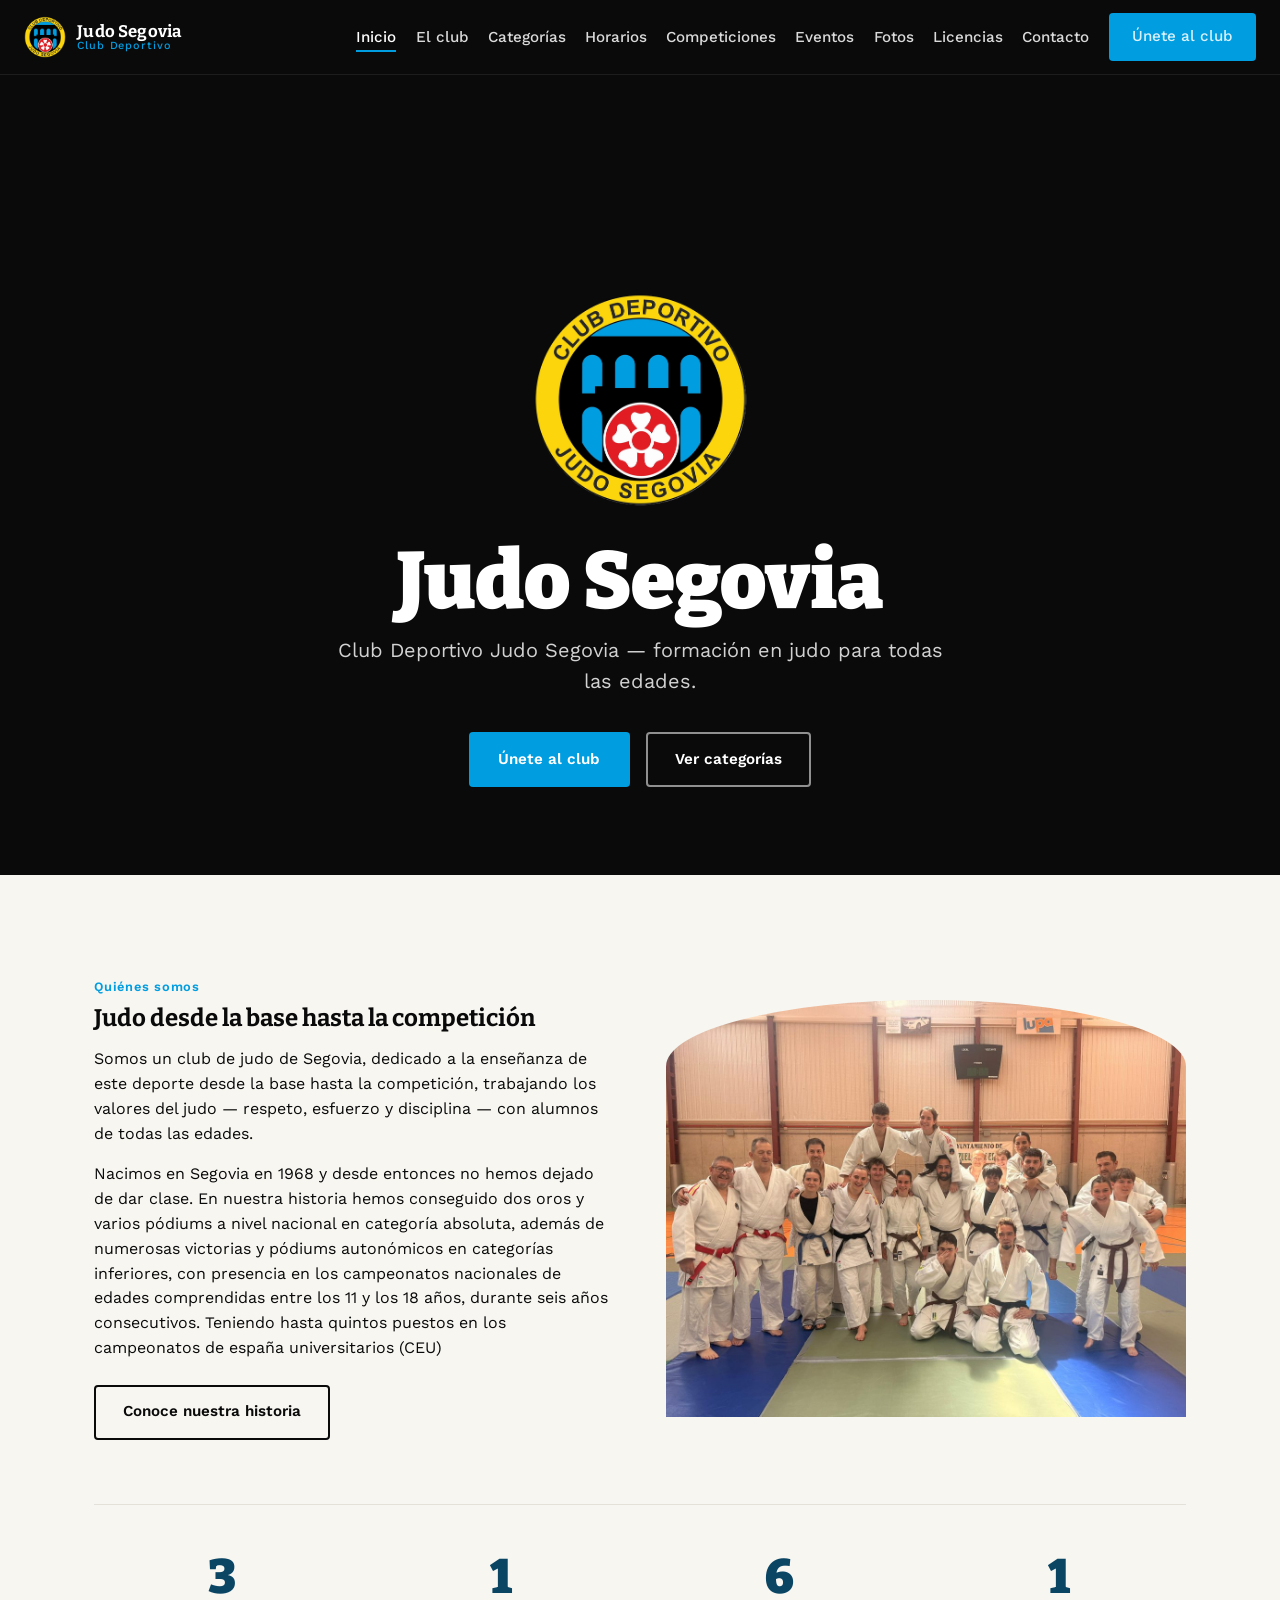
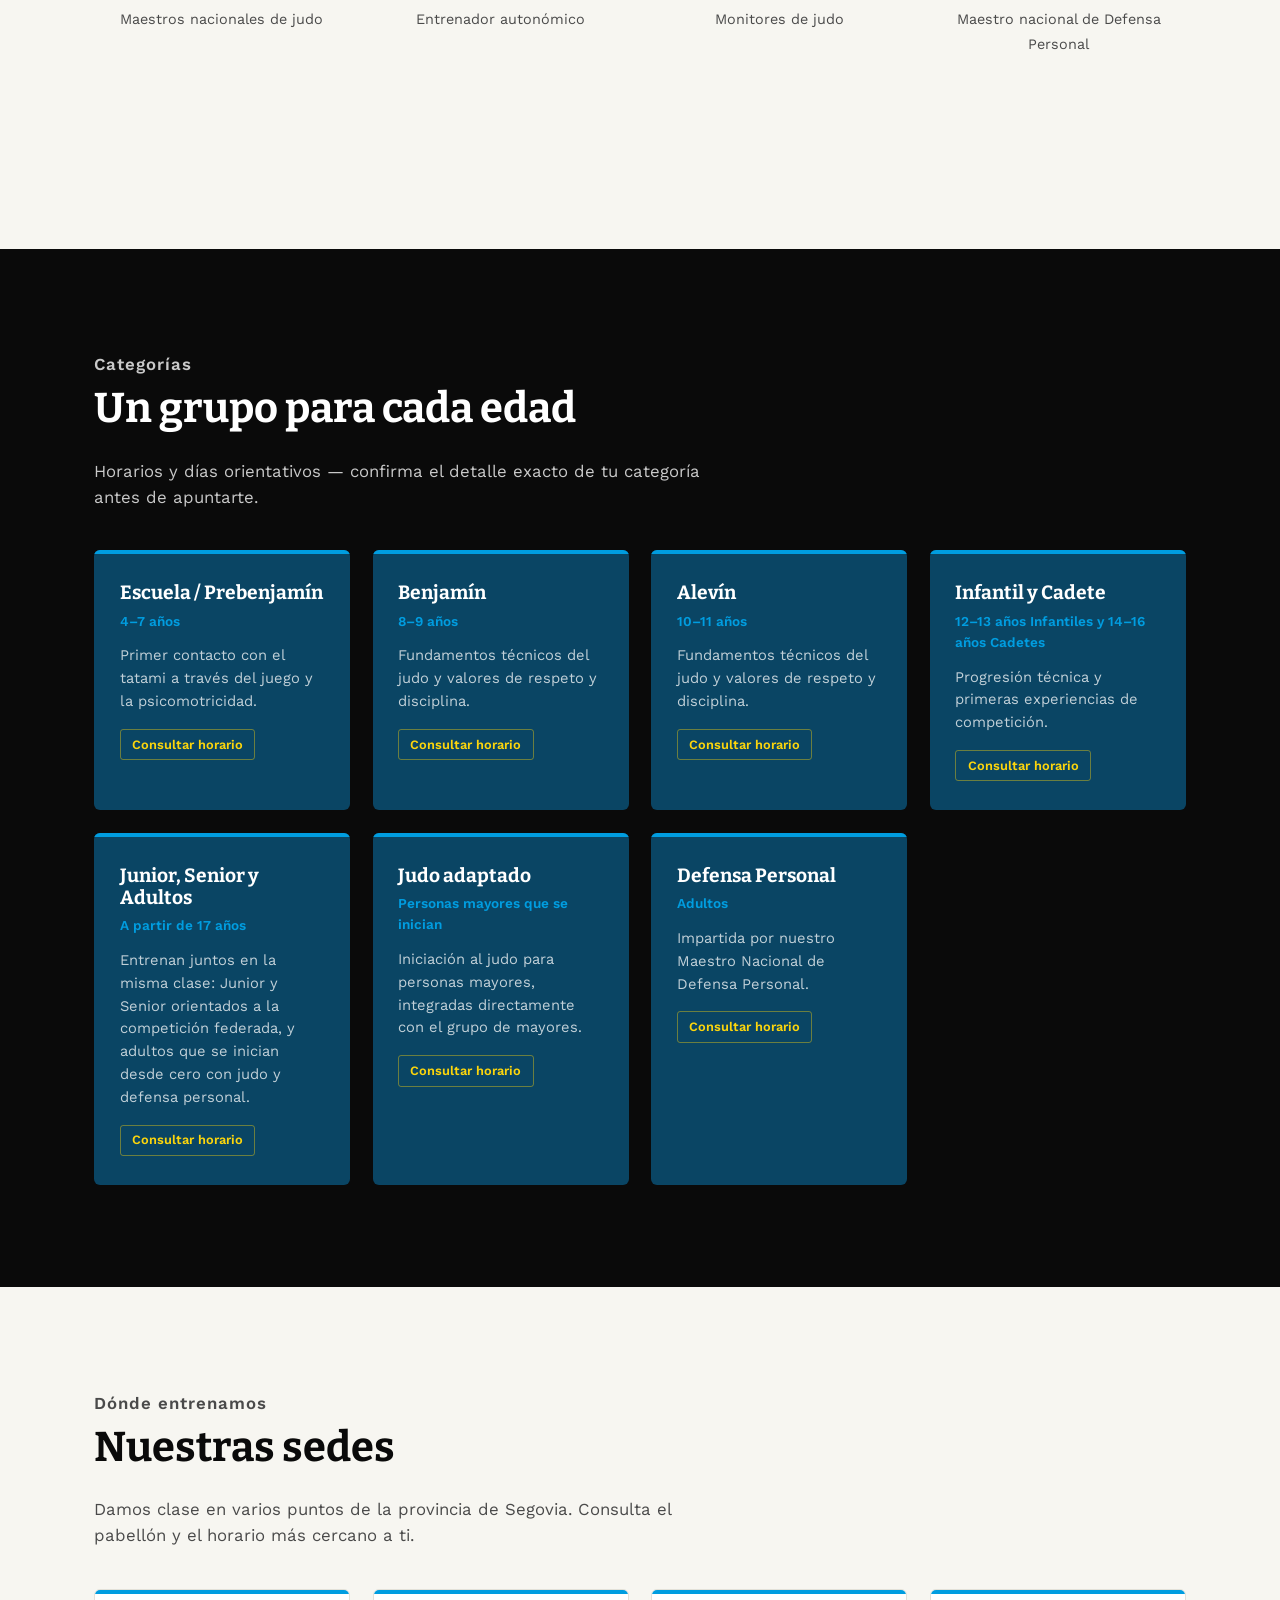
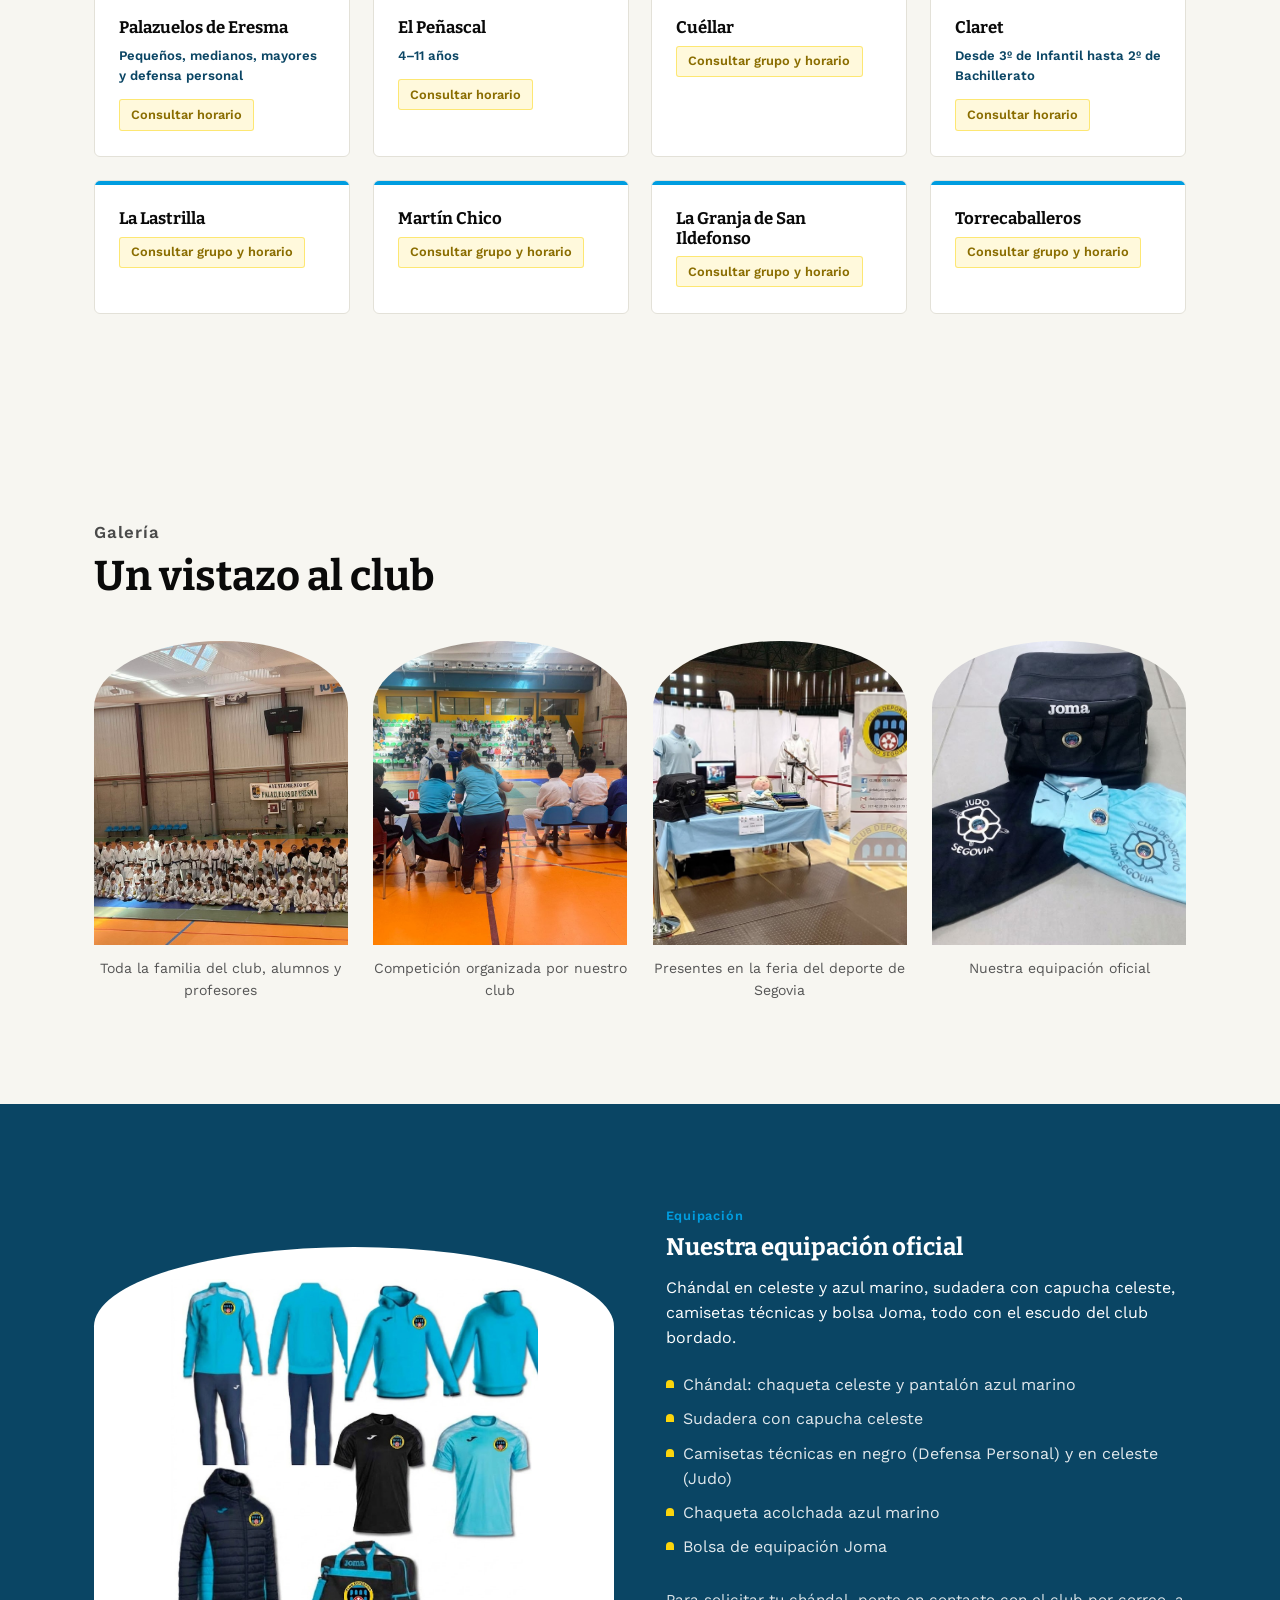
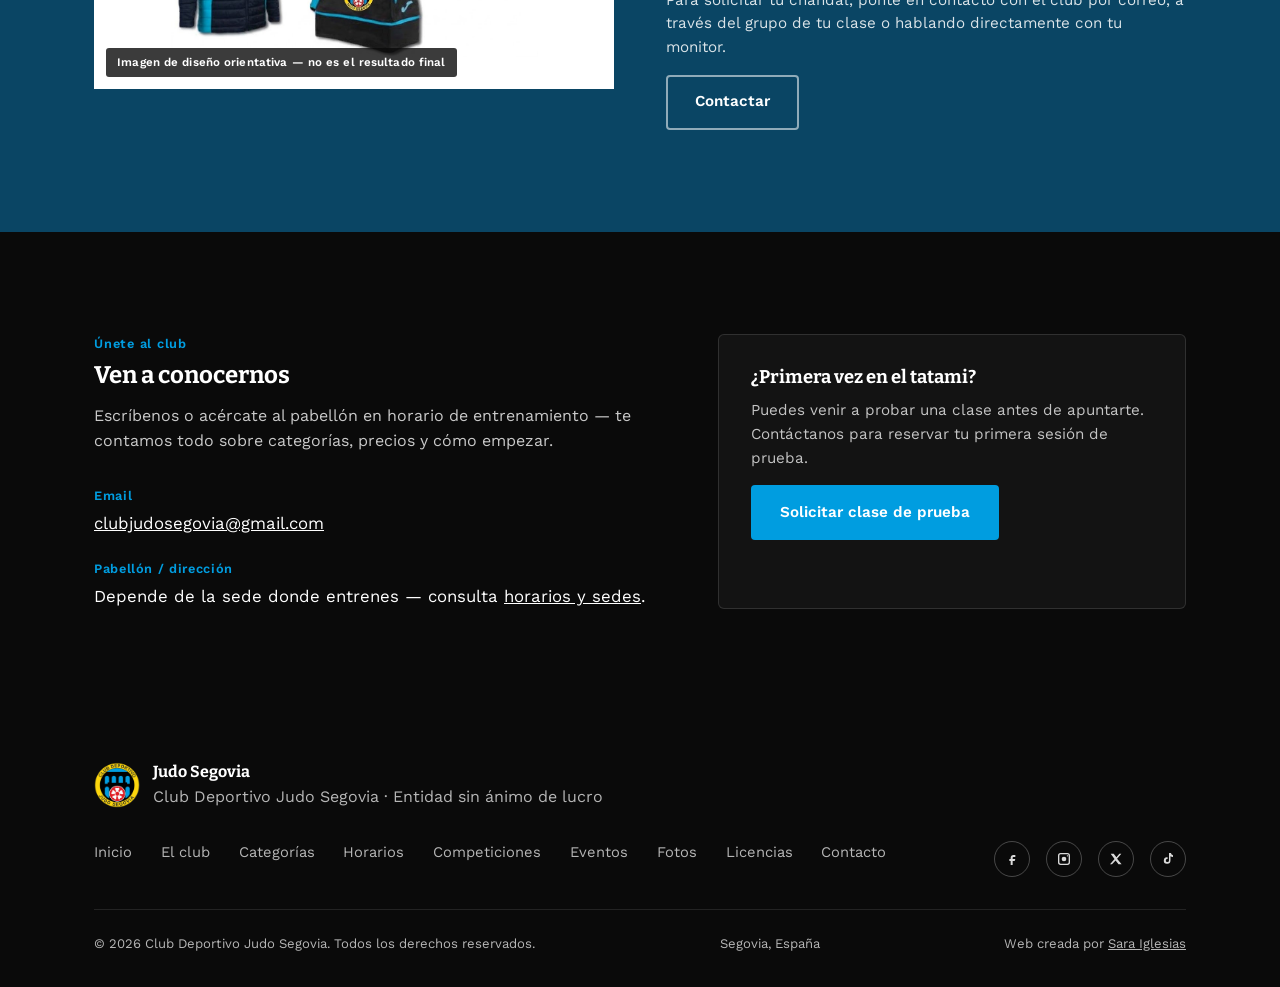
<file: index.html>
<!DOCTYPE html>
<html lang="es">
<head>
<meta charset="UTF-8">
<meta name="viewport" content="width=device-width, initial-scale=1">
<title>Club Deportivo Judo Segovia | Judo en Segovia | Clases de Judo Segovia</title>
<meta name="description" content="Club Deportivo Judo Segovia — formación en judo para todas las edades en Segovia. Categorías, competiciones y contacto.">
<meta name="robots" content="index, follow">
<meta property="og:type" content="website">
<meta property="og:locale" content="es_ES">
<meta property="og:site_name" content="Club Deportivo Judo Segovia">
<meta property="og:title" content="Club Deportivo Judo Segovia">
<meta property="og:description" content="Club Deportivo Judo Segovia — formación en judo para todas las edades en Segovia. Categorías, competiciones y contacto.">
<meta property="og:image" content="img/escudo.png">
<meta name="twitter:card" content="summary">
<meta name="twitter:title" content="Club Deportivo Judo Segovia">
<meta name="twitter:description" content="Club Deportivo Judo Segovia — formación en judo para todas las edades en Segovia.">
<meta name="twitter:image" content="img/escudo.png">
<!-- Cuando la web tenga dominio propio: añadir aquí <link rel="canonical"> y convertir og:url / og:image / twitter:image a URLs absolutas -->
<link rel="icon" type="image/png" href="img/escudo.png">
<link rel="stylesheet" href="css/styles.css">
<meta name="google-site-verification" content="cix1IBndwcqHI_Rqn7vLHufYGP5CzmaOHjOClFT9o2k" />
</head>
<body>

<header class="site-header">
  <div class="container">
    <a href="index.html" class="brand">
      <img src="img/escudo.png" alt="Escudo Club Deportivo Judo Segovia">
      <span class="brand-name">Judo Segovia<small>Club Deportivo</small></span>
    </a>
    <nav class="main-nav" id="main-nav">
      <ul>
        <li><a href="index.html" class="is-active">Inicio</a></li>
        <li><a href="historia.html">El club</a></li>
        <li><a href="index.html#categorias">Categorías</a></li>
        <li><a href="horarios.html">Horarios</a></li>
        <li><a href="competiciones.html">Competiciones</a></li>
        <li><a href="eventos.html">Eventos</a></li>
        <li><a href="fotos.html">Fotos</a></li>
        <li><a href="licencias.html">Licencias</a></li>
        <li><a href="index.html#contacto">Contacto</a></li>
      </ul>
      <div class="cta-row">
        <a href="index.html#contacto" class="btn btn-primary">Únete al club</a>
      </div>
    </nav>
    <button class="nav-toggle" aria-expanded="false" aria-controls="main-nav" aria-label="Abrir menú">
      <span></span><span></span><span></span>
    </button>
  </div>
</header>

<section class="hero">
  <div class="container">
    <div class="arch-row arch-row--hero">
      <span class="arch"></span><span class="arch"></span><span class="arch"></span>
      <span class="arch"></span><span class="arch"></span><span class="arch"></span><span class="arch"></span>
    </div>
    <img class="hero__crest" src="img/escudo.png" alt="logo Club Deportivo Judo Segovia">
    <h1>Judo Segovia</h1>
    <p class="hero__subtitle">Club Deportivo Judo Segovia — formación en judo para todas las edades.</p>
    <div class="cta-row">
      <a href="#contacto" class="btn btn-primary">Únete al club</a>
      <a href="#categorias" class="btn btn-outline">Ver categorías</a>
    </div>
  </div>
</section>

<section class="bg-paper">
  <div class="container">
    <div class="split">
      <div class="split__text">
        <p class="section-label">Quiénes somos</p>
        <h2>Judo desde la base hasta la competición</h2>
        <p>Somos un club de judo de Segovia, dedicado a la enseñanza de este deporte desde la base hasta la competición, trabajando los valores del judo — respeto, esfuerzo y disciplina — con alumnos de todas las edades.</p>
        <p>Nacimos en Segovia en 1968 y desde entonces no hemos dejado de dar clase. En nuestra historia hemos conseguido dos oros y varios pódiums a nivel nacional en categoría absoluta, además de numerosas victorias y pódiums autonómicos en categorías inferiores, con presencia en los campeonatos nacionales de edades comprendidas entre los 11 y los 18 años, durante seis años consecutivos. Teniendo hasta quintos puestos en los campeonatos de españa universitarios (CEU)</p>
        <a href="historia.html" class="btn btn-outline-dark">Conoce nuestra historia</a>
      </div>
      <div class="split__media">
        <div class="media-frame">
          <img src="img/mayores.jpeg" alt="Grupo de judokas mayores (+17 años) del club en el tatami">
        </div>
      </div>
    </div>

    <div class="team-stats">
      <div class="team-stats__item">
        <span class="num">3</span>
        <span class="label">Maestros nacionales de judo</span>
      </div>
      <div class="team-stats__item">
        <span class="num">1</span>
        <span class="label">Entrenador autonómico</span>
      </div>
      <div class="team-stats__item">
        <span class="num">6</span>
        <span class="label">Monitores de judo</span>
      </div>
      <div class="team-stats__item">
        <span class="num">1</span>
        <span class="label">Maestro nacional de Defensa Personal</span>
      </div>
    </div>
  </div>
</section>

<div class="bg-paper" style="padding: 0 0 clamp(2rem,5vw,3.5rem);">
  <div class="arch-row arch-row--divider is-built">
    <span class="arch" style="--arch-color:var(--celeste)"></span><span class="arch" style="--arch-color:var(--celeste)"></span>
    <span class="arch" style="--arch-color:var(--celeste)"></span><span class="arch" style="--arch-color:var(--celeste)"></span>
    <span class="arch" style="--arch-color:var(--celeste)"></span><span class="arch" style="--arch-color:var(--celeste)"></span>
    <span class="arch" style="--arch-color:var(--celeste)"></span><span class="arch" style="--arch-color:var(--celeste)"></span>
    <span class="arch" style="--arch-color:var(--celeste)"></span><span class="arch" style="--arch-color:var(--celeste)"></span>
  </div>
</div>

<section class="bg-ink" id="categorias">
  <div class="container">
    <div class="section-head">
      <p class="section-label">Categorías</p>
      <h2>Un grupo para cada edad</h2>
      <p>Horarios y días orientativos — confirma el detalle exacto de tu categoría antes de apuntarte.</p>
    </div>
    <div class="cards-grid">
      <div class="card">
        <h3>Escuela / Prebenjamín</h3>
        <span class="age">4–7 años</span>
        <p>Primer contacto con el tatami a través del juego y la psicomotricidad.</p>
        <a href="horarios.html" class="schedule">Consultar horario</a>
      </div>
      <div class="card">
        <h3>Benjamín</h3>
        <span class="age">8–9 años</span>
        <p>Fundamentos técnicos del judo y valores de respeto y disciplina.</p>
        <a href="horarios.html" class="schedule">Consultar horario</a>
      </div>
      <div class="card">
        <h3>Alevín</h3>
        <span class="age">10–11 años</span>
        <p>Fundamentos técnicos del judo y valores de respeto y disciplina.</p>
        <a href="horarios.html" class="schedule">Consultar horario</a>
      </div>
      <div class="card">
        <h3>Infantil y Cadete</h3>
        <span class="age">12–13 años Infantiles y 14–16 años Cadetes</span>
        <p>Progresión técnica y primeras experiencias de competición.</p>
        <a href="horarios.html" class="schedule">Consultar horario</a>
      </div>
      <div class="card">
        <h3>Junior, Senior y Adultos</h3>
        <span class="age">A partir de 17 años</span>
        <p>Entrenan juntos en la misma clase: Junior y Senior orientados a la competición federada, y adultos que se inician desde cero con judo y defensa personal.</p>
        <a href="horarios.html" class="schedule">Consultar horario</a>
      </div>
      <div class="card">
        <h3>Judo adaptado</h3>
        <span class="age">Personas mayores que se inician</span>
        <p>Iniciación al judo para personas mayores, integradas directamente con el grupo de mayores.</p>
        <a href="horarios.html" class="schedule">Consultar horario</a>
      </div>
      <div class="card">
        <h3>Defensa Personal</h3>
        <span class="age">Adultos</span>
        <p>Impartida por nuestro Maestro Nacional de Defensa Personal.</p>
        <a href="horarios.html" class="schedule">Consultar horario</a>
      </div>
    </div>
  </div>
</section>

<section class="bg-paper" id="sedes">
  <div class="container">
    <div class="section-head">
      <p class="section-label">Dónde entrenamos</p>
      <h2>Nuestras sedes</h2>
      <p>Damos clase en varios puntos de la provincia de Segovia. Consulta el pabellón y el horario más cercano a ti.</p>
    </div>
    <div class="cards-grid">
      <div class="venue-card">
        <h3>Palazuelos de Eresma</h3>
        <span class="age">Pequeños, medianos, mayores y defensa personal</span>
        <a href="horarios.html" class="schedule schedule--light">Consultar horario</a>
      </div>
      <div class="venue-card">
        <h3>El Peñascal</h3>
        <span class="age">4–11 años </span>
        <a href="horarios.html" class="schedule schedule--light">Consultar horario</a>
      </div>
      <div class="venue-card">
        <h3>Cuéllar</h3>
        <a href="horarios.html" class="schedule schedule--light">Consultar grupo y horario</a>
      </div>
      <div class="venue-card">
        <h3>Claret</h3>
        <span class="age">Desde 3º de Infantil hasta 2º de Bachillerato</span>
        <a href="horarios.html" class="schedule schedule--light">Consultar horario</a>
      </div>
      <div class="venue-card">
        <h3>La Lastrilla</h3>
        <a href="horarios.html" class="schedule schedule--light">Consultar grupo y horario</a>
      </div>
      <div class="venue-card">
        <h3>Martín Chico</h3>
        <a href="horarios.html" class="schedule schedule--light">Consultar grupo y horario</a>
      </div>
      <div class="venue-card">
        <h3>La Granja de San Ildefonso</h3>
        <a href="horarios.html" class="schedule schedule--light">Consultar grupo y horario</a>
      </div>
      <div class="venue-card">
        <h3>Torrecaballeros</h3>
        <a href="horarios.html" class="schedule schedule--light">Consultar grupo y horario</a>
      </div>
    </div>
  </div>
</section>

<section class="bg-paper">
  <div class="container">
    <div class="section-head">
      <p class="section-label">Galería</p>
      <h2>Un vistazo al club</h2>
    </div>
    <div class="gallery-grid">
      <div class="gallery-item">
        <figure>
          <div class="media-frame">
            <img src="img/familia.jpg" alt="Foto de familia con todos los alumnos y profesores del club en el tatami">
          </div>
          <figcaption>Toda la familia del club, alumnos y profesores</figcaption>
        </figure>
      </div>
      <div class="gallery-item">
        <figure>
          <div class="media-frame">
            <img src="img/competiciones.jpeg" alt="Competición de judo organizada por el club, con mesa de anotadores y competidores en el tatami">
          </div>
          <figcaption>Competición organizada por nuestro club</figcaption>
        </figure>
      </div>
      <div class="gallery-item">
        <figure>
          <div class="media-frame">
            <img src="img/stand.jpg" alt="Stand del Club Deportivo Judo Segovia en una feria de deporte">
          </div>
          <figcaption>Presentes en la feria del deporte de Segovia</figcaption>
        </figure>
      </div>
      <div class="gallery-item">
        <figure>
          <div class="media-frame">
            <img src="img/equipacion2.jpg" alt="Bolsa Joma, sudadera, polo y camiseta de la equipación oficial del club">
          </div>
          <figcaption>Nuestra equipación oficial</figcaption>
        </figure>
      </div>
    </div>
  </div>
</section>

<section class="bg-celeste-dark" id="equipacion">
  <div class="container">
    <div class="equipment">
      <div class="media-frame">
        <img src="img/equipacion.jpg" alt="Diseño orientativo de la equipación oficial del club: chándal, sudadera con capucha, camisetas, chaqueta acolchada y bolsa">
        <span class="media-badge">Imagen de diseño orientativa — no es el resultado final</span>
      </div>
      <div>
        <p class="section-label">Equipación</p>
        <h2>Nuestra equipación oficial</h2>
        <p>Chándal en celeste y azul marino, sudadera con capucha celeste, camisetas técnicas y bolsa Joma, todo con el escudo del club bordado.</p>
        <ul>
          <li>Chándal: chaqueta celeste y pantalón azul marino</li>
          <li>Sudadera con capucha celeste</li>
          <li>Camisetas técnicas en negro (Defensa Personal) y en celeste (Judo)</li>
          <li>Chaqueta acolchada azul marino</li>
          <li>Bolsa de equipación Joma</li>
        </ul>
        <p style="color:rgba(255,255,255,.85); font-size:.95rem;">Para solicitar tu chándal, ponte en contacto con el club por correo, a través del grupo de tu clase o hablando directamente con tu monitor.</p>
        <a href="#contacto" class="btn btn-outline">Contactar</a>
      </div>
    </div>
  </div>
</section>

<section class="bg-ink" id="contacto">
  <div class="container">
    <div class="contact-grid">
      <div>
        <p class="section-label">Únete al club</p>
        <h2>Ven a conocernos</h2>
        <p style="color:rgba(255,255,255,.78); margin-bottom:2rem;">Escríbenos o acércate al pabellón en horario de entrenamiento — te contamos todo sobre categorías, precios y cómo empezar.</p>
        <dl class="contact-list">
          <div>
            <dt>Email</dt>
            <dd><a href="mailto:clubjudosegovia@gmail.com">clubjudosegovia@gmail.com</a></dd>
          </div>
          <!--<div>
            <dt>Teléfono</dt>
            <dd><span class="placeholder-value">[añadir teléfono real]</span></dd>
          </div>-->
          <div>
            <dt>Pabellón / dirección</dt>
            <dd>Depende de la sede donde entrenes — consulta <a href="horarios.html">horarios y sedes</a>.</dd>
          </div>
        </dl>
      </div>
      <div class="contact-panel">
        <h3>¿Primera vez en el tatami?</h3>
        <p>Puedes venir a probar una clase antes de apuntarte. Contáctanos para reservar tu primera sesión de prueba.</p>
        <a href="mailto:clubjudosegovia@gmail.com?subject=Solicitud%20de%20clase%20de%20prueba" class="btn btn-primary">Solicitar clase de prueba</a>
      </div>
    </div>
  </div>
</section>

<footer class="site-footer">
  <div class="container">
    <div class="footer-top">
      <div class="footer-brand">
        <img src="img/escudo.png" alt="Escudo Club Deportivo Judo Segovia">
        <div>
          <strong>Judo Segovia</strong>
          <span>Club Deportivo Judo Segovia · Entidad sin ánimo de lucro</span>
        </div>
      </div>
      <nav class="footer-nav">
        <a href="index.html">Inicio</a>
        <a href="historia.html">El club</a>
        <a href="index.html#categorias">Categorías</a>
        <a href="horarios.html">Horarios</a>
        <a href="competiciones.html">Competiciones</a>
        <a href="eventos.html">Eventos</a>
        <a href="fotos.html">Fotos</a>
        <a href="licencias.html">Licencias</a>
        <a href="index.html#contacto">Contacto</a>
      </nav>
      <div class="footer-social">
        <a href="https://www.facebook.com/share/1CdeyoE8x5/" aria-label="Facebook" target="_blank" rel="noopener">
          <svg viewBox="0 0 24 24"><path d="M14 9h3V6h-3c-2.2 0-4 1.8-4 4v2H8v3h2v6h3v-6h3l1-3h-4v-2c0-.6.4-1 1-1Z"/></svg>
        </a>
        <a href="https://www.instagram.com/clubjudosegovia" aria-label="Instagram" target="_blank" rel="noopener">
          <svg viewBox="0 0 24 24"><path d="M12 8.5a3.5 3.5 0 1 0 0 7 3.5 3.5 0 0 0 0-7ZM7 3h10a4 4 0 0 1 4 4v10a4 4 0 0 1-4 4H7a4 4 0 0 1-4-4V7a4 4 0 0 1 4-4Zm0 2a2 2 0 0 0-2 2v10a2 2 0 0 0 2 2h10a2 2 0 0 0 2-2V7a2 2 0 0 0-2-2H7Zm10.2 1.3a1 1 0 1 1 0 2 1 1 0 0 1 0-2Z"/></svg>
        </a>
        <a href="#" aria-label="X (Twitter)" title="[añadir enlace real de X]">
          <svg viewBox="0 0 24 24"><path d="M4 4h4.6l4 5.4L17 4h3l-6.4 7.6L20.4 20h-4.6l-4.4-5.9L6 20H3l6.8-8.1L4 4Z"/></svg>
        </a>
        <a href="https://www.tiktok.com/@clubjudosegovia" aria-label="TikTok" target="_blank" rel="noopener">
          <svg viewBox="0 0 24 24"><path d="M14 3h2.5c.2 1.6 1.4 2.9 3 3.2V9c-1.4 0-2.7-.4-3.8-1.1v6.4a5 5 0 1 1-4.3-5v2.6a2.4 2.4 0 1 0 2.1 2.4V3Z"/></svg>
        </a>
      </div>
    </div>
    <div class="footer-bottom">
      <span>&copy; 2026 Club Deportivo Judo Segovia. Todos los derechos reservados.</span>
      <span>Segovia, España</span>
      <span>Web creada por <a href="https://www.linkedin.com/in/sara-iglesias-de-lucas-a85a47242/" target="_blank" rel="noopener">Sara Iglesias</a></span>
    </div>
  </div>
</footer>

<script src="js/main.js"></script>
</body>
</html>
</file>
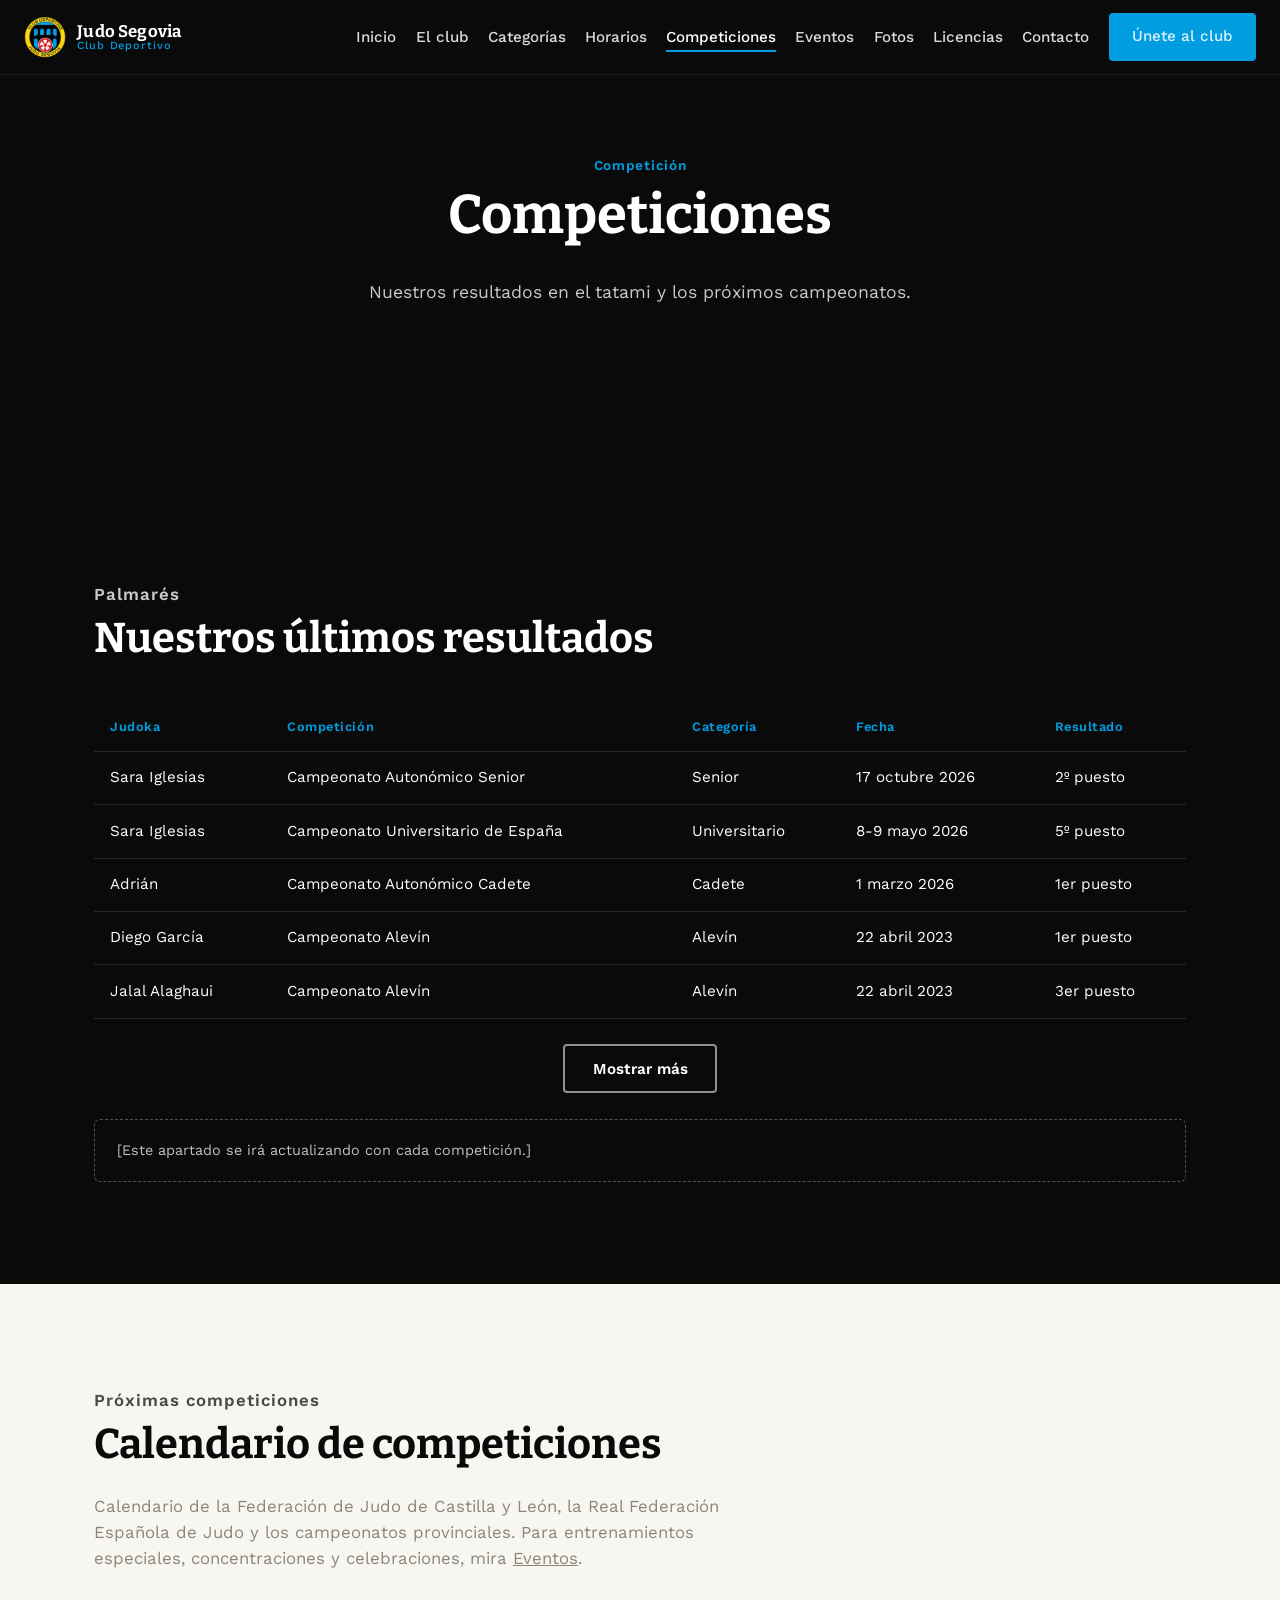
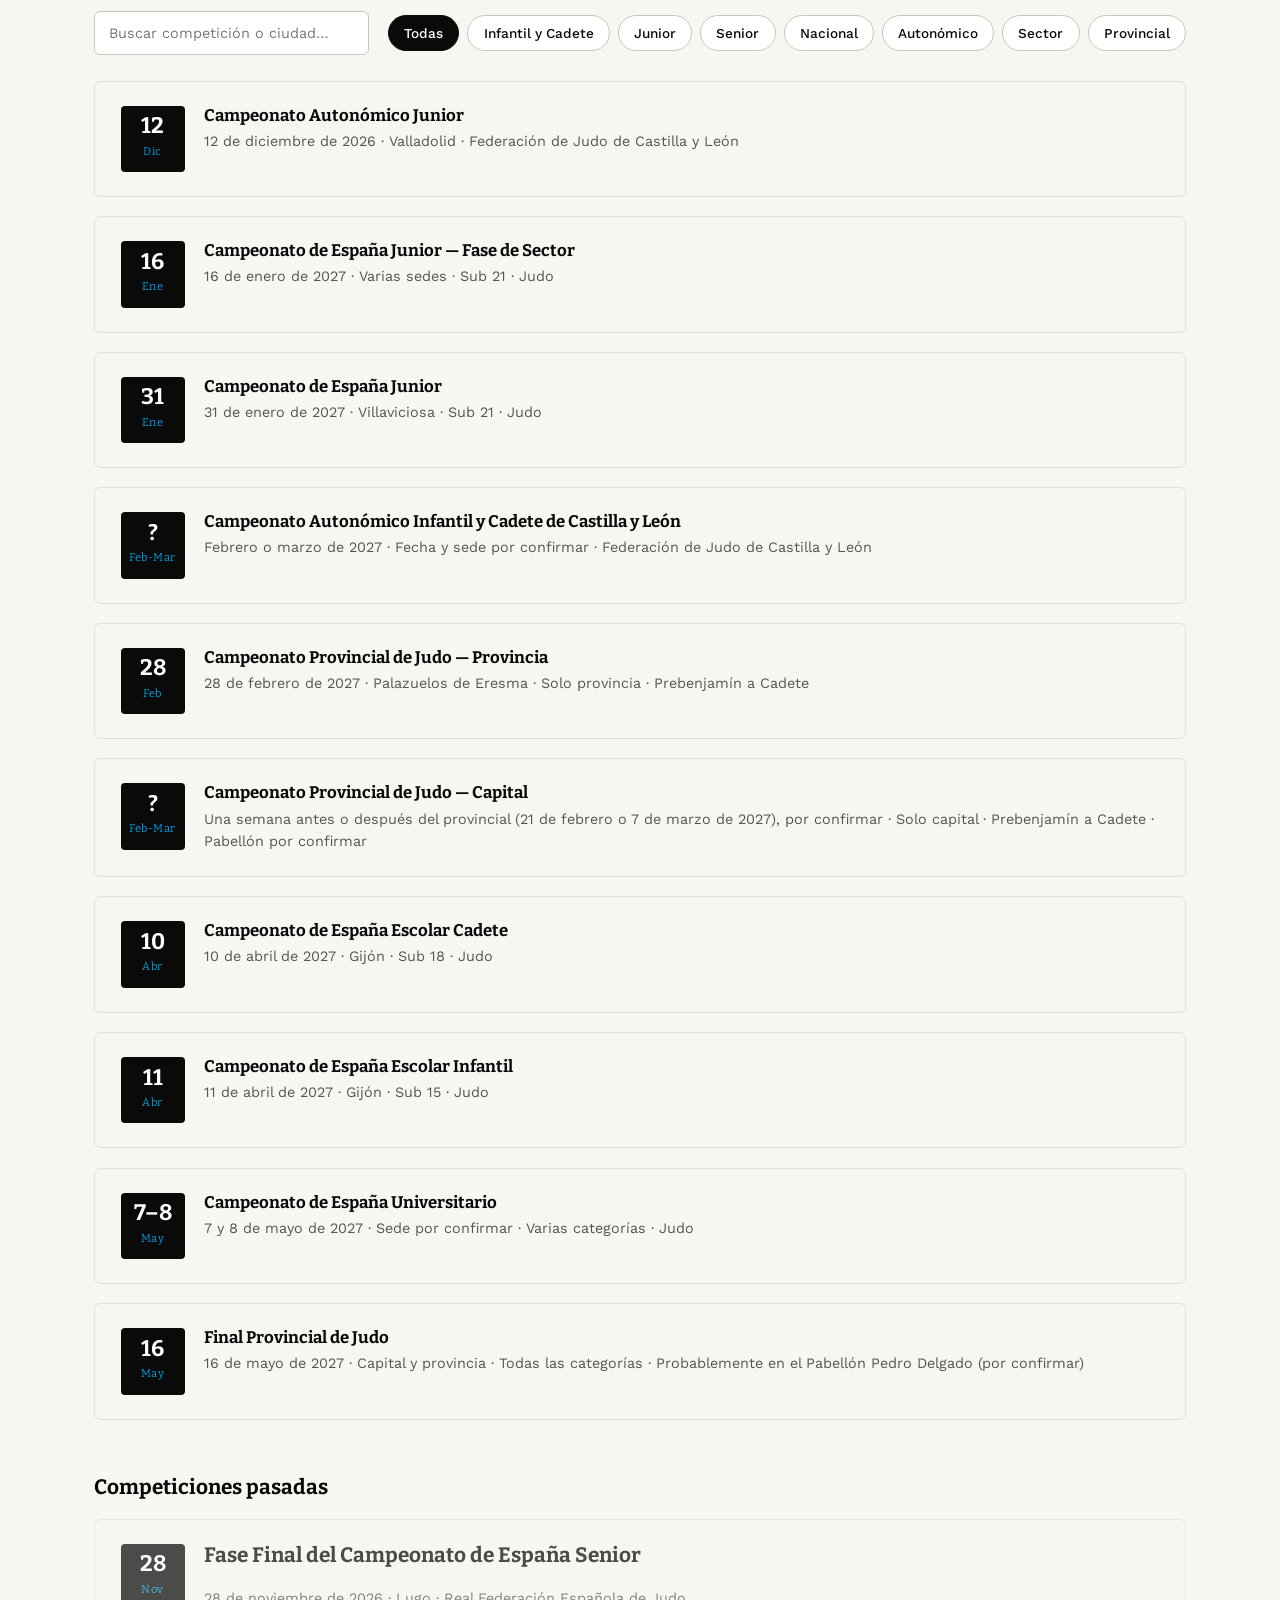
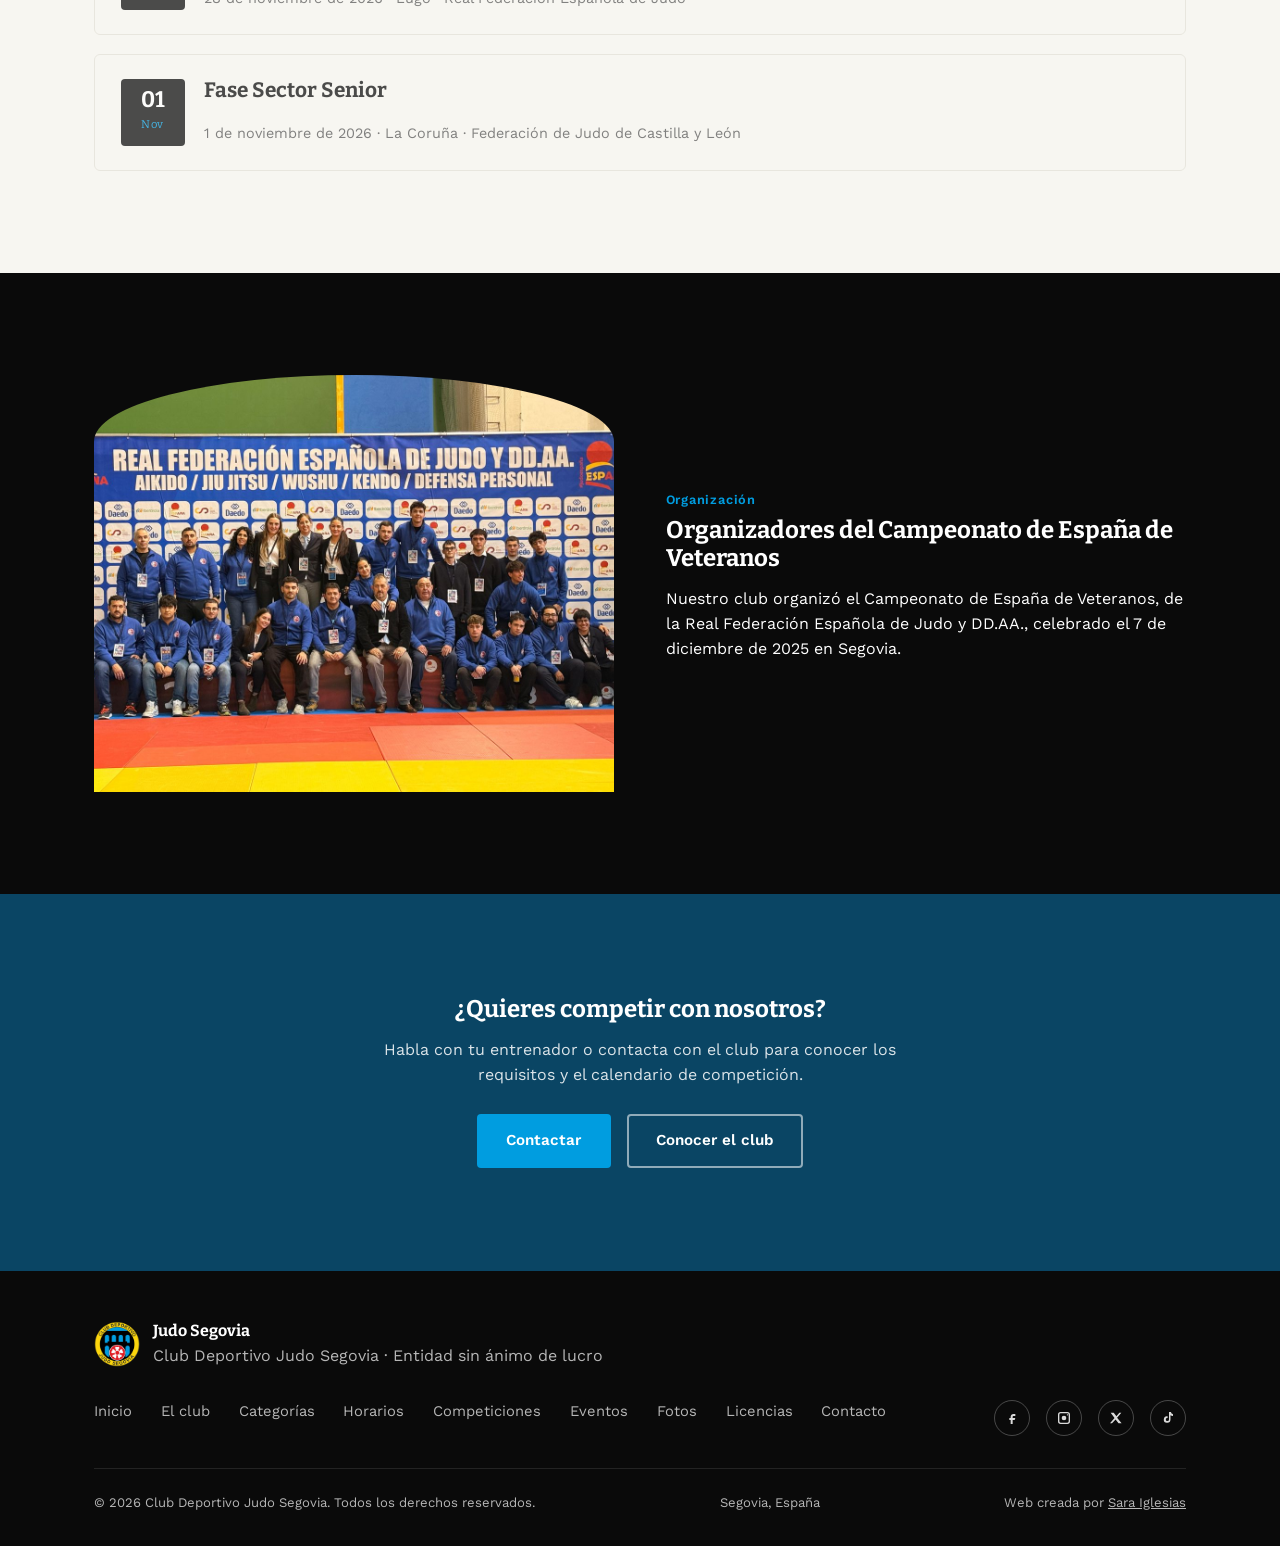
<file: competiciones.html>
<!doctype html>
<html lang="es">
<head>
<meta charset="UTF-8">
<meta name="viewport" content="width=device-width, initial-scale=1">
<title>Competiciones | Judo Segovia</title>
<meta name="description" content="Resultados, palmarés y próximas competiciones del Club Deportivo Judo Segovia.">
<link rel="icon" type="image/png" href="img/escudo.png">
<link rel="stylesheet" href="css/styles.css">
</head>
<body>

<header class="site-header">
  <div class="container">
    <a href="index.html" class="brand">
      <img src="img/escudo.png" alt="Escudo Club Deportivo Judo Segovia">
      <span class="brand-name">Judo Segovia<small>Club Deportivo</small></span>
    </a>
    <nav class="main-nav" id="main-nav">
      <ul>
        <li><a href="index.html">Inicio</a></li>
        <li><a href="historia.html">El club</a></li>
        <li><a href="index.html#categorias">Categorías</a></li>
        <li><a href="horarios.html">Horarios</a></li>
        <li><a href="competiciones.html" class="is-active">Competiciones</a></li>
        <li><a href="eventos.html">Eventos</a></li>
        <li><a href="fotos.html">Fotos</a></li>
        <li><a href="licencias.html">Licencias</a></li>
        <li><a href="index.html#contacto">Contacto</a></li>
      </ul>
      <div class="cta-row">
        <a href="index.html#contacto" class="btn btn-primary">Únete al club</a>
      </div>
    </nav>
    <button class="nav-toggle" aria-expanded="false" aria-controls="main-nav" aria-label="Abrir menú">
      <span></span><span></span><span></span>
    </button>
  </div>
</header>

<section class="page-hero">
  <div class="container">
    <p class="eyebrow">Competición</p>
    <h1>Competiciones</h1>
    <p>Nuestros resultados en el tatami y los próximos campeonatos.</p>
  </div>
</section>

<div class="bg-ink" style="padding: 2rem 0;">
  <div class="arch-row arch-row--divider is-built">
    <span class="arch"></span><span class="arch"></span><span class="arch"></span><span class="arch"></span>
    <span class="arch"></span><span class="arch"></span><span class="arch"></span><span class="arch"></span>
    <span class="arch"></span><span class="arch"></span>
  </div>
</div>

<section class="bg-ink">
  <div class="container">
    <div class="section-head">
      <p class="section-label">Palmarés</p>
      <h2>Nuestros últimos resultados</h2>
    </div>
    <div style="overflow-x:auto;">
      <table class="results-table">
        <thead>
          <tr>
            <th>Judoka</th>
            <th>Competición</th>
            <th>Categoría</th>
            <th>Fecha</th>
            <th>Resultado</th>
          </tr>
        </thead>
        <tbody>
          <tr>
            <td>Sara Iglesias</td>
            <td>Campeonato Autonómico Senior</td>
            <td>Senior</td>
            <td>17 octubre 2026</td>
            <td>2º puesto</td>
          </tr>
          <tr>
            <td>Sara Iglesias</td>
            <td>Campeonato Universitario de España</td>
            <td>Universitario</td>
            <td>8-9 mayo 2026</td>
            <td>5º puesto</td>
          </tr>
          <tr>
            <td>Adrián</td>
            <td>Campeonato Autonómico Cadete</td>
            <td>Cadete</td>
            <td>1 marzo 2026</td>
            <td>1er puesto</td>
          </tr>
          <tr>
            <td>Diego García</td>
            <td>Campeonato Alevín</td>
            <td>Alevín</td>
            <td>22 abril 2023</td>
            <td>1er puesto</td>
          </tr>
          <tr>
            <td>Jalal Alaghaui</td>
            <td>Campeonato Alevín</td>
            <td>Alevín</td>
            <td>22 abril 2023</td>
            <td>3er puesto</td>
          </tr>
          <tr class="extra-row row-hidden">
            <td>Lucas</td>
            <td>Campeonato Autonómico Judo</td>
            <td>Junior</td>
            <td>25 marzo 2023</td>
            <td>1er puesto</td>
          </tr>
          <tr class="extra-row row-hidden">
            <td>Mara Calle</td>
            <td>Campeonato Autonómico Judo</td>
            <td>Junior</td>
            <td>25 marzo 2023</td>
            <td>2º puesto</td>
          </tr>
          <tr class="extra-row row-hidden">
            <td>Candela García</td>
            <td>Campeonato Autonómico Judo</td>
            <td>Junior</td>
            <td>25 marzo 2023</td>
            <td>3er puesto</td>
          </tr>
          <tr class="extra-row row-hidden">
            <td>Sara Iglesias</td>
            <td>Campeonato de España</td>
            <td>Senior</td>
            <td>9 abril 2022</td>
            <td>8º puesto</td>
          </tr>
          <tr class="extra-row row-hidden">
            <td>Mara Calle</td>
            <td>Campeonato Autonómico Judo</td>
            <td>Alevín</td>
            <td>19 marzo 2022</td>
            <td>2º puesto</td>
          </tr>
          <tr class="extra-row row-hidden">
            <td>Sergio</td>
            <td>Campeonato Autonómico Judo</td>
            <td>Alevín</td>
            <td>19 marzo 2022</td>
            <td>3er puesto</td>
          </tr>
          <tr class="extra-row row-hidden">
            <td>Bruno</td>
            <td>Campeonato Autonómico Judo</td>
            <td>Alevín</td>
            <td>19 marzo 2022</td>
            <td>3er puesto</td>
          </tr>
          <tr class="extra-row row-hidden">
            <td>Sonia</td>
            <td>Campeonato Autonómico Judo</td>
            <td>Alevín</td>
            <td>19 marzo 2022</td>
            <td>3er puesto</td>
          </tr>
          <tr class="extra-row row-hidden">
            <td>Emma</td>
            <td>Campeonato Autonómico Judo</td>
            <td>Alevín</td>
            <td>19 marzo 2022</td>
            <td>3er puesto</td>
          </tr>
          <tr class="extra-row row-hidden">
            <td>Edurne García</td>
            <td>Campeonato Autonómico</td>
            <td>Alevín</td>
            <td>24 abril 2022</td>
            <td>1er puesto</td>
          </tr>
          <tr class="extra-row row-hidden">
            <td>Leire Rodríguez</td>
            <td>Campeonato Autonómico</td>
            <td>Alevín</td>
            <td>24 abril 2022</td>
            <td>3er puesto</td>
          </tr>
          <tr class="extra-row row-hidden">
            <td>África García</td>
            <td>Campeonato Autonómico</td>
            <td>Alevín</td>
            <td>24 abril 2022</td>
            <td>3er puesto</td>
          </tr>
          <tr class="extra-row row-hidden">
            <td>Asier García</td>
            <td>Campeonato Autonómico</td>
            <td>Alevín</td>
            <td>24 abril 2022</td>
            <td>3er puesto</td>
          </tr>
          <tr class="extra-row row-hidden">
            <td>Sara Iglesias</td>
            <td>Campeonato España de Judo Universitario</td>
            <td>Universitario</td>
            <td>15 mayo 2022</td>
            <td>5º puesto</td>
          </tr>
          <tr class="extra-row row-hidden">
            <td>Mara Calle</td>
            <td>Campeonato Autonómico Infantil y Cadete</td>
            <td>Infantil y Cadete</td>
            <td>8 mayo 2021</td>
            <td>1er puesto</td>
          </tr>
          <tr class="extra-row row-hidden">
            <td>Carla Merenciano</td>
            <td>Campeonato Autonómico Infantil y Cadete</td>
            <td>Infantil y Cadete</td>
            <td>8 mayo 2021</td>
            <td>3er puesto</td>
          </tr>
          <tr class="extra-row row-hidden">
            <td>Sara Iglesias</td>
            <td>Campeonato Autonómico Judo</td>
            <td>Junior</td>
            <td>7 marzo 2020</td>
            <td>2º puesto</td>
          </tr>
          <tr class="extra-row row-hidden">
            <td>Tomás</td>
            <td>Campeonato Autonómico Judo</td>
            <td>Junior</td>
            <td>7 marzo 2020</td>
            <td>3er puesto</td>
          </tr>
          <tr class="extra-row row-hidden">
            <td>Sara Iglesias</td>
            <td>Campeonato Autonómico Judo</td>
            <td>Cadete</td>
            <td>31 marzo 2019</td>
            <td>1er puesto</td>
          </tr>
          <tr class="extra-row row-hidden">
            <td>César Pérez</td>
            <td>Campeonato Autonómico Judo</td>
            <td>Cadete</td>
            <td>31 marzo 2019</td>
            <td>2º puesto</td>
          </tr>
          <tr class="extra-row row-hidden">
            <td>Sara Iglesias</td>
            <td>Campeonato Autonómico Judo</td>
            <td>Infantil</td>
            <td>23 marzo 2017</td>
            <td>1er puesto</td>
          </tr>
        </tbody>
      </table>
    </div>
    <div style="text-align:center; margin-top:1.6rem;">
      <button type="button" class="btn btn-outline" id="results-toggle" aria-expanded="false">Mostrar más</button>
    </div>
    <div class="callout" style="margin-top:1.6rem;">
      [Este apartado se irá actualizando con cada competición.]
    </div>
  </div>
</section>

<section class="bg-paper">
  <div class="container">
    <div class="section-head">
      <p class="section-label">Próximas competiciones</p>
      <h2>Calendario de competiciones</h2>
      <p style="color:#8a8677;">Calendario de la Federación de Judo de Castilla y León, la Real Federación Española de Judo y los campeonatos provinciales. Para entrenamientos especiales, concentraciones y celebraciones, mira <a href="eventos.html" style="text-decoration:underline;">Eventos</a>.</p>
    </div>
    <div class="event-filter" role="group" aria-label="Filtrar competiciones">
      <input type="search" id="events-search" class="event-filter__search" placeholder="Buscar competición o ciudad…" aria-label="Buscar competición">
      <div class="event-filter__chips">
        <button type="button" class="chip" data-filter="all" aria-pressed="true">Todas</button>
        <button type="button" class="chip" data-filter="infantil-cadete" aria-pressed="false">Infantil y Cadete</button>
        <button type="button" class="chip" data-filter="junior" aria-pressed="false">Junior</button>
        <button type="button" class="chip" data-filter="senior" aria-pressed="false">Senior</button>
        <button type="button" class="chip" data-filter="nacional" aria-pressed="false">Nacional</button>
        <button type="button" class="chip" data-filter="autonomico" aria-pressed="false">Autonómico</button>
        <button type="button" class="chip" data-filter="sector" aria-pressed="false">Sector</button>
        <button type="button" class="chip" data-filter="provincial" aria-pressed="false">Provincial</button>
      </div>
    </div>    <div class="event-list" id="events-upcoming">
      <div class="event-card" data-date="2026-11-01" data-tags="senior sector">
        <div class="event-date"><span class="day">01</span><span class="month">Nov</span></div>
        <div>
          <h3>Fase Sector Senior</h3>
          <p>1 de noviembre de 2026 · La Coruña · Federación de Judo de Castilla y León</p>
        </div>
      </div>
      <div class="event-card" data-date="2026-11-28" data-tags="senior nacional">
        <div class="event-date"><span class="day">28</span><span class="month">Nov</span></div>
        <div>
          <h3>Fase Final del Campeonato de España Senior</h3>
          <p>28 de noviembre de 2026 · Lugo · Real Federación Española de Judo</p>
        </div>
      </div>
      <div class="event-card" data-date="2026-12-12" data-tags="junior autonomico">
        <div class="event-date"><span class="day">12</span><span class="month">Dic</span></div>
        <div>
          <h3>Campeonato Autonómico Junior</h3>
          <p>12 de diciembre de 2026 · Valladolid · Federación de Judo de Castilla y León</p>
        </div>
      </div>
      <div class="event-card" data-date="2027-01-16" data-tags="junior sector nacional">
        <div class="event-date"><span class="day">16</span><span class="month">Ene</span></div>
        <div>
          <h3>Campeonato de España Junior — Fase de Sector</h3>
          <p>16 de enero de 2027 · Varias sedes · Sub 21 · Judo</p>
        </div>
      </div>
      <div class="event-card" data-date="2027-01-31" data-tags="junior nacional">
        <div class="event-date"><span class="day">31</span><span class="month">Ene</span></div>
        <div>
          <h3>Campeonato de España Junior</h3>
          <p>31 de enero de 2027 · Villaviciosa · Sub 21 · Judo</p>
        </div>
      </div>
      <div class="event-card" data-tags="infantil-cadete autonomico">
        <div class="event-date"><span class="day">?</span><span class="month">Feb-Mar</span></div>
        <div>
          <h3>Campeonato Autonómico Infantil y Cadete de Castilla y León</h3>
          <p>Febrero o marzo de 2027 · Fecha y sede por confirmar · Federación de Judo de Castilla y León</p>
        </div>
      </div>
      <div class="event-card" data-date="2027-02-28" data-tags="infantil-cadete provincial">
        <div class="event-date"><span class="day">28</span><span class="month">Feb</span></div>
        <div>
          <h3>Campeonato Provincial de Judo — Provincia</h3>
          <p>28 de febrero de 2027 · Palazuelos de Eresma · Solo provincia · Prebenjamín a Cadete</p>
        </div>
      </div>
      <div class="event-card" data-tags="infantil-cadete provincial">
        <div class="event-date"><span class="day">?</span><span class="month">Feb-Mar</span></div>
        <div>
          <h3>Campeonato Provincial de Judo — Capital</h3>
          <p>Una semana antes o después del provincial (21 de febrero o 7 de marzo de 2027), por confirmar · Solo capital · Prebenjamín a Cadete · Pabellón por confirmar</p>
        </div>
      </div>
      <div class="event-card" data-date="2027-04-10" data-tags="infantil-cadete nacional">
        <div class="event-date"><span class="day">10</span><span class="month">Abr</span></div>
        <div>
          <h3>Campeonato de España Escolar Cadete</h3>
          <p>10 de abril de 2027 · Gijón · Sub 18 · Judo</p>
        </div>
      </div>
      <div class="event-card" data-date="2027-04-11" data-tags="infantil-cadete nacional">
        <div class="event-date"><span class="day">11</span><span class="month">Abr</span></div>
        <div>
          <h3>Campeonato de España Escolar Infantil</h3>
          <p>11 de abril de 2027 · Gijón · Sub 15 · Judo</p>
        </div>
      </div>
      <div class="event-card" data-date="2027-05-08" data-tags="nacional">
        <div class="event-date"><span class="day">7–8</span><span class="month">May</span></div>
        <div>
          <h3>Campeonato de España Universitario</h3>
          <p>7 y 8 de mayo de 2027 · Sede por confirmar · Varias categorías · Judo</p>
        </div>
      </div>
      <div class="event-card" data-date="2027-05-16" data-tags="infantil-cadete provincial">
        <div class="event-date"><span class="day">16</span><span class="month">May</span></div>
        <div>
          <h3>Final Provincial de Judo</h3>
          <p>16 de mayo de 2027 · Capital y provincia · Todas las categorías · Probablemente en el Pabellón Pedro Delgado (por confirmar)</p>
        </div>
      </div>
    </div>
    <div class="past-events" id="events-past-wrap" hidden>
      <h3>Competiciones pasadas</h3>
      <div class="event-list" id="events-past"></div>
    </div>
    <p class="events-empty" id="events-empty" hidden>No hay competiciones que coincidan con la búsqueda.</p>
  </div>
</section>

<section class="bg-ink">
  <div class="container">
    <div class="split">
      <div class="split__media">
        <div class="media-frame">
          <img src="img/campeonatoespana.jpeg" alt="Miembros del club como organizadores del Campeonato de España de Veteranos de judo">
        </div>
      </div>
      <div class="split__text">
        <p class="section-label">Organización</p>
        <h2>Organizadores del Campeonato de España de Veteranos</h2>
        <p>Nuestro club organizó el Campeonato de España de Veteranos, de la Real Federación Española de Judo y DD.AA., celebrado el 7 de diciembre de 2025 en Segovia.</p>
      </div>
    </div>
  </div>
</section>

<section class="bg-celeste-dark" style="text-align:center;">
  <div class="container">
    <h2>¿Quieres competir con nosotros?</h2>
    <p style="max-width:520px; margin:0 auto 1.6rem; color:rgba(255,255,255,.85)">Habla con tu entrenador o contacta con el club para conocer los requisitos y el calendario de competición.</p>
    <div class="cta-row" style="justify-content:center;">
      <a href="index.html#contacto" class="btn btn-primary">Contactar</a>
      <a href="historia.html" class="btn btn-outline">Conocer el club</a>
    </div>
  </div>
</section>

<footer class="site-footer">
  <div class="container">
    <div class="footer-top">
      <div class="footer-brand">
        <img src="img/escudo.png" alt="Escudo Club Deportivo Judo Segovia">
        <div>
          <strong>Judo Segovia</strong>
          <span>Club Deportivo Judo Segovia · Entidad sin ánimo de lucro</span>
        </div>
      </div>
      <nav class="footer-nav">
        <a href="index.html">Inicio</a>
        <a href="historia.html">El club</a>
        <a href="index.html#categorias">Categorías</a>
        <a href="horarios.html">Horarios</a>
        <a href="competiciones.html">Competiciones</a>
        <a href="eventos.html">Eventos</a>
        <a href="fotos.html">Fotos</a>
        <a href="licencias.html">Licencias</a>
        <a href="index.html#contacto">Contacto</a>
      </nav>
      <div class="footer-social">
        <a href="https://www.facebook.com/share/1CdeyoE8x5/" aria-label="Facebook" target="_blank" rel="noopener">
          <svg viewBox="0 0 24 24"><path d="M14 9h3V6h-3c-2.2 0-4 1.8-4 4v2H8v3h2v6h3v-6h3l1-3h-4v-2c0-.6.4-1 1-1Z"/></svg>
        </a>
        <a href="https://www.instagram.com/clubjudosegovia" aria-label="Instagram" target="_blank" rel="noopener">
          <svg viewBox="0 0 24 24"><path d="M12 8.5a3.5 3.5 0 1 0 0 7 3.5 3.5 0 0 0 0-7ZM7 3h10a4 4 0 0 1 4 4v10a4 4 0 0 1-4 4H7a4 4 0 0 1-4-4V7a4 4 0 0 1 4-4Zm0 2a2 2 0 0 0-2 2v10a2 2 0 0 0 2 2h10a2 2 0 0 0 2-2V7a2 2 0 0 0-2-2H7Zm10.2 1.3a1 1 0 1 1 0 2 1 1 0 0 1 0-2Z"/></svg>
        </a>
        <a href="#" aria-label="X (Twitter)" title="[añadir enlace real de X]">
          <svg viewBox="0 0 24 24"><path d="M4 4h4.6l4 5.4L17 4h3l-6.4 7.6L20.4 20h-4.6l-4.4-5.9L6 20H3l6.8-8.1L4 4Z"/></svg>
        </a>
        <a href="https://www.tiktok.com/@clubjudosegovia" aria-label="TikTok" target="_blank" rel="noopener">
          <svg viewBox="0 0 24 24"><path d="M14 3h2.5c.2 1.6 1.4 2.9 3 3.2V9c-1.4 0-2.7-.4-3.8-1.1v6.4a5 5 0 1 1-4.3-5v2.6a2.4 2.4 0 1 0 2.1 2.4V3Z"/></svg>
        </a>
      </div>
    </div>
    <div class="footer-bottom">
      <span>&copy; 2026 Club Deportivo Judo Segovia. Todos los derechos reservados.</span>
      <span>Segovia, España</span>
      <span>Web creada por <a href="https://www.linkedin.com/in/sara-iglesias-de-lucas-a85a47242/" target="_blank" rel="noopener">Sara Iglesias</a></span>
    </div>
  </div>
</footer>

<script src="js/main.js"></script>
</body>
</html>
</file>
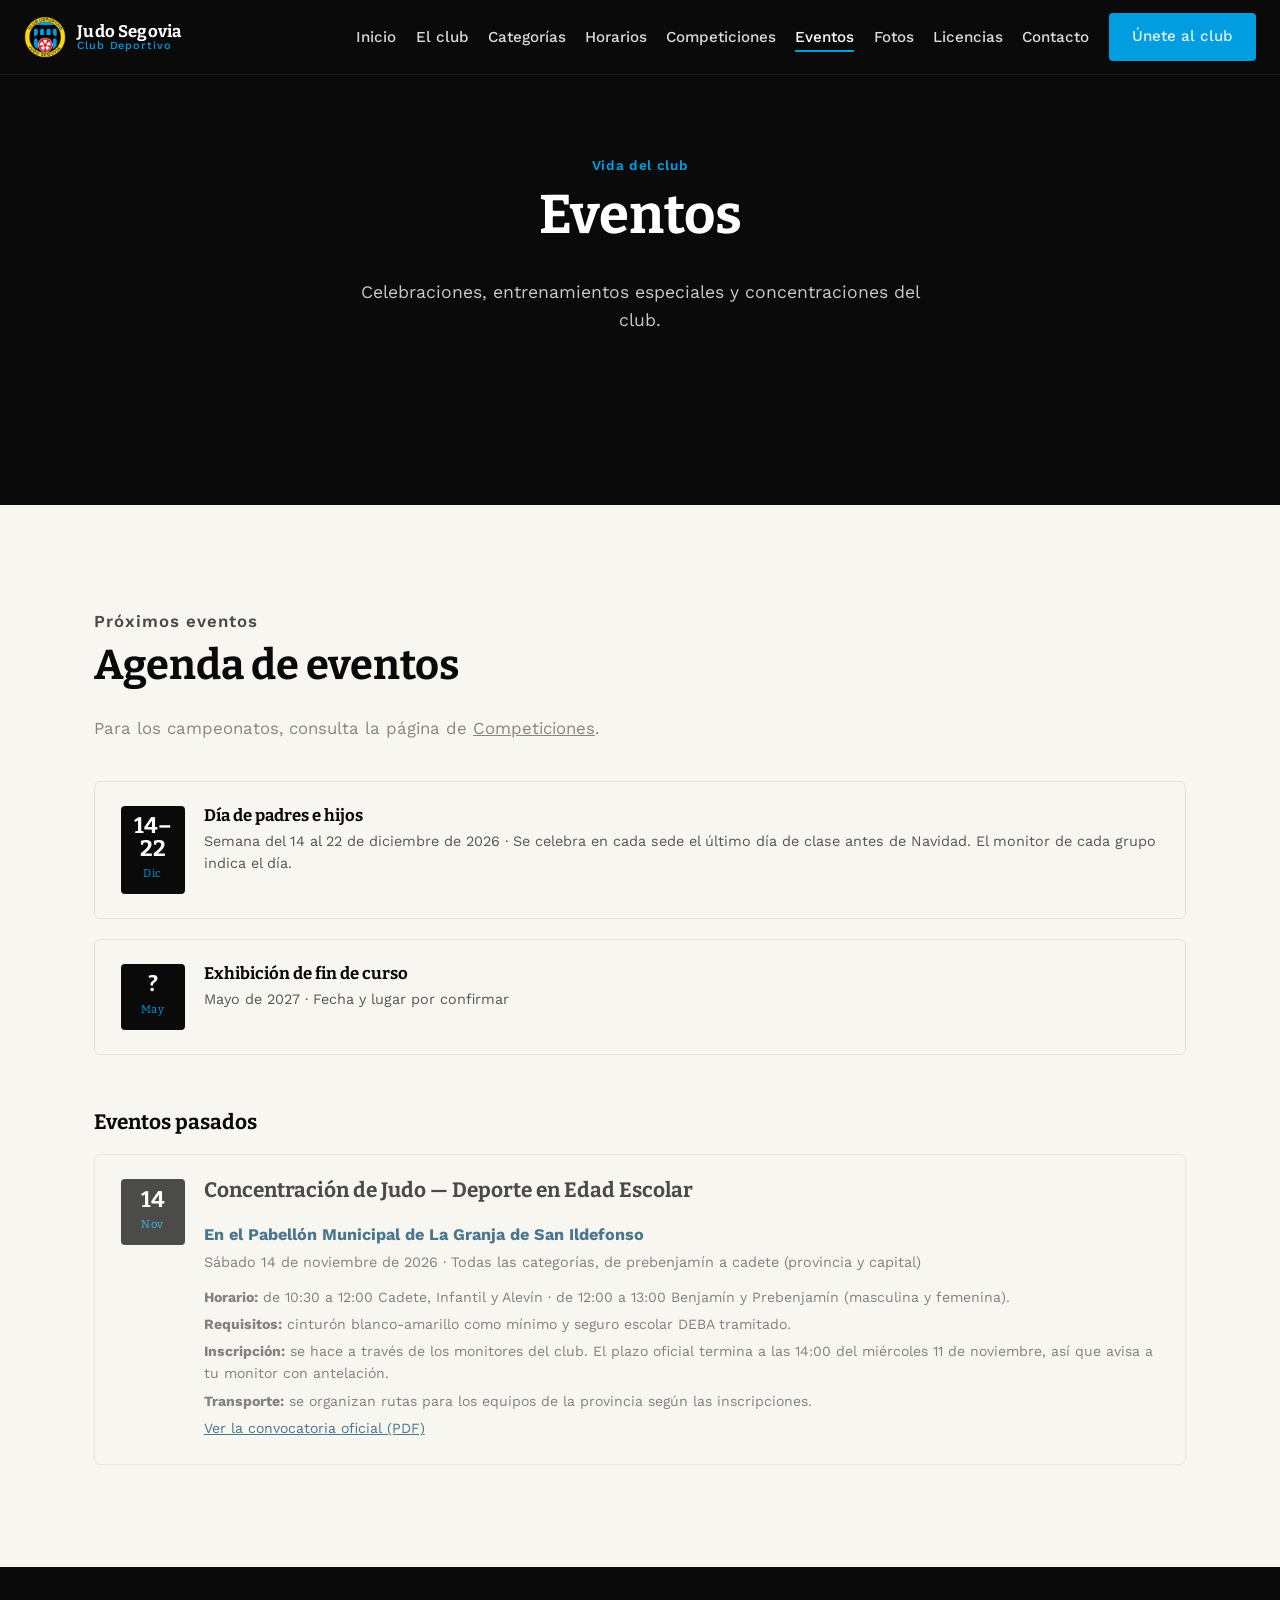
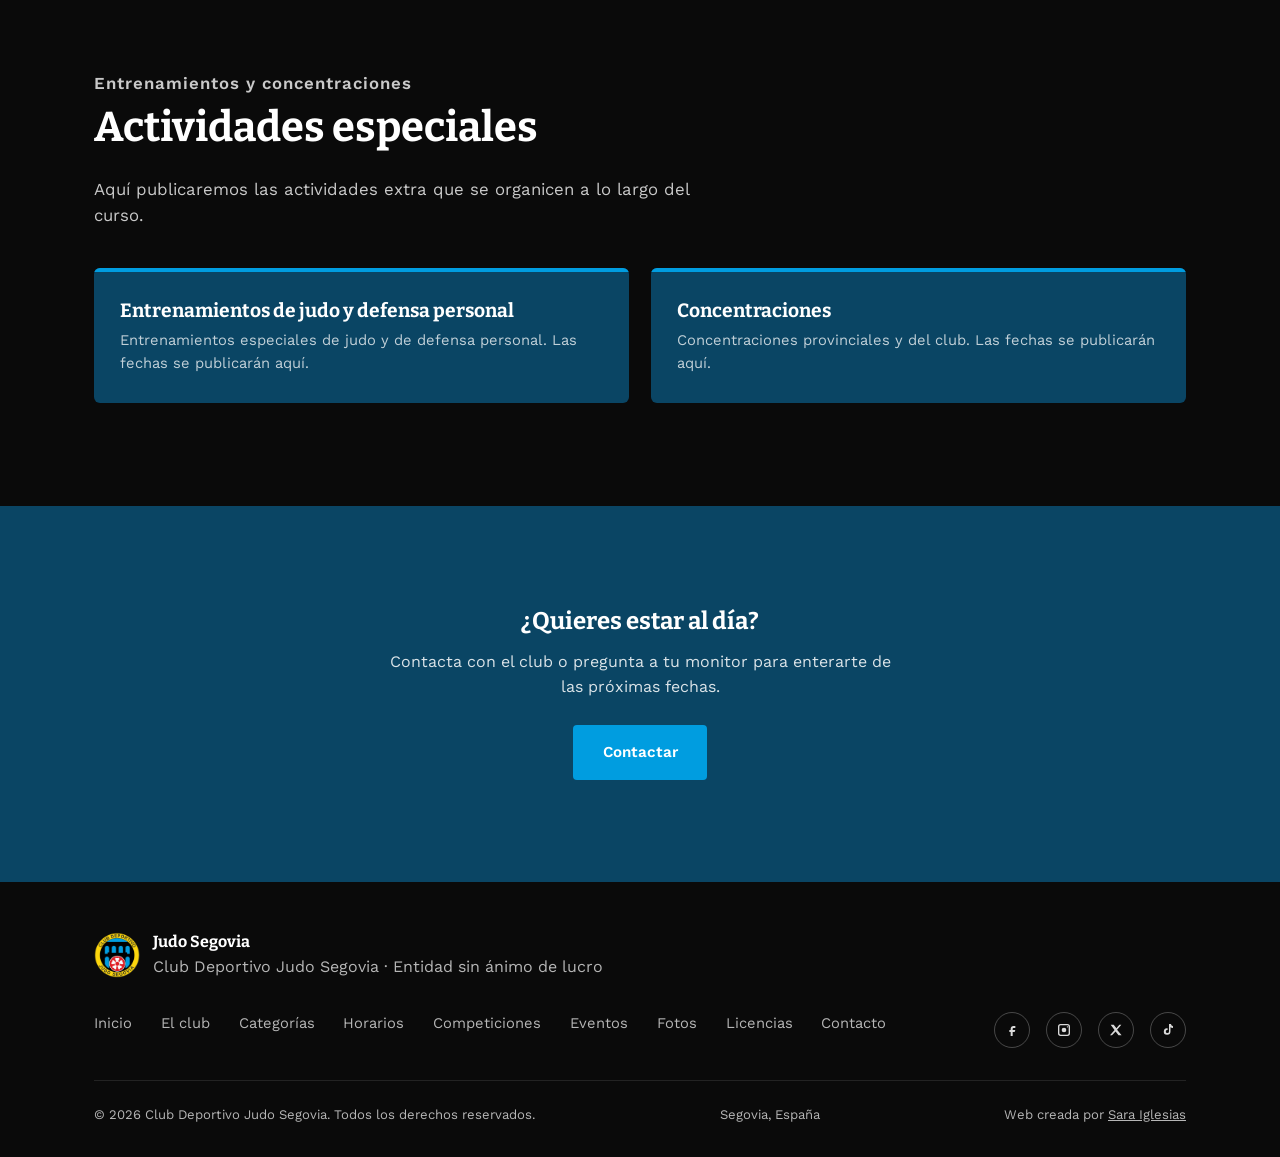
<file: eventos.html>
<!doctype html>
<html lang="es">
<head>
<meta charset="UTF-8">
<meta name="viewport" content="width=device-width, initial-scale=1">
<title>Eventos | Judo Segovia</title>
<meta name="description" content="Eventos del Club Deportivo Judo Segovia: día de padres e hijos, exhibición de fin de curso, entrenamientos especiales y concentraciones.">
<link rel="icon" type="image/png" href="img/escudo.png">
<link rel="stylesheet" href="css/styles.css">
</head>
<body>

<header class="site-header">
  <div class="container">
    <a href="index.html" class="brand">
      <img src="img/escudo.png" alt="Escudo Club Deportivo Judo Segovia">
      <span class="brand-name">Judo Segovia<small>Club Deportivo</small></span>
    </a>
    <nav class="main-nav" id="main-nav">
      <ul>
        <li><a href="index.html">Inicio</a></li>
        <li><a href="historia.html">El club</a></li>
        <li><a href="index.html#categorias">Categorías</a></li>
        <li><a href="horarios.html">Horarios</a></li>
        <li><a href="competiciones.html">Competiciones</a></li>
        <li><a href="eventos.html" class="is-active">Eventos</a></li>
        <li><a href="fotos.html">Fotos</a></li>
        <li><a href="licencias.html">Licencias</a></li>
        <li><a href="index.html#contacto">Contacto</a></li>
      </ul>
      <div class="cta-row">
        <a href="index.html#contacto" class="btn btn-primary">Únete al club</a>
      </div>
    </nav>
    <button class="nav-toggle" aria-expanded="false" aria-controls="main-nav" aria-label="Abrir menú">
      <span></span><span></span><span></span>
    </button>
  </div>
</header>

<section class="page-hero">
  <div class="container">
    <p class="eyebrow">Vida del club</p>
    <h1>Eventos</h1>
    <p>Celebraciones, entrenamientos especiales y concentraciones del club.</p>
  </div>
</section>

<div class="bg-ink" style="padding: 2rem 0;">
  <div class="arch-row arch-row--divider is-built">
    <span class="arch"></span><span class="arch"></span><span class="arch"></span><span class="arch"></span>
    <span class="arch"></span><span class="arch"></span><span class="arch"></span><span class="arch"></span>
    <span class="arch"></span><span class="arch"></span>
  </div>
</div>

<section class="bg-paper">
  <div class="container">
    <div class="section-head">
      <p class="section-label">Próximos eventos</p>
      <h2>Agenda de eventos</h2>
      <p style="color:#8a8677;">Para los campeonatos, consulta la página de <a href="competiciones.html" style="text-decoration:underline;">Competiciones</a>.</p>
    </div>
    <div class="event-list" id="events-upcoming">
      <div class="event-card" data-date="2026-11-14">
        <div class="event-date"><span class="day">14</span><span class="month">Nov</span></div>
        <div>
          <h3>Concentración de Judo — Deporte en Edad Escolar</h3>
          <p class="event-place">En el Pabellón Municipal de La Granja de San Ildefonso</p>
          <p>Sábado 14 de noviembre de 2026 · Todas las categorías, de prebenjamín a cadete (provincia y capital)</p>
          <ul class="event-details">
            <li><strong>Horario:</strong> de 10:30 a 12:00 Cadete, Infantil y Alevín · de 12:00 a 13:00 Benjamín y Prebenjamín (masculina y femenina).</li>
            <li><strong>Requisitos:</strong> cinturón blanco-amarillo como mínimo y seguro escolar DEBA tramitado.</li>
            <li><strong>Inscripción:</strong> se hace a través de los monitores del club. El plazo oficial termina a las 14:00 del miércoles 11 de noviembre, así que avisa a tu monitor con antelación.</li>
            <li><strong>Transporte:</strong> se organizan rutas para los equipos de la provincia según las inscripciones.</li>
            <li><a href="archivos/convocatoria-concentracion-judo-2026.pdf" target="_blank" rel="noopener">Ver la convocatoria oficial (PDF)</a></li>
          </ul>
        </div>
      </div>
      <div class="event-card" data-date="2026-12-22">
        <div class="event-date"><span class="day">14–22</span><span class="month">Dic</span></div>
        <div>
          <h3>Día de padres e hijos</h3>
          <p>Semana del 14 al 22 de diciembre de 2026 · Se celebra en cada sede el último día de clase antes de Navidad. El monitor de cada grupo indica el día.</p>
        </div>
      </div>
      <div class="event-card">
        <div class="event-date"><span class="day">?</span><span class="month">May</span></div>
        <div>
          <h3>Exhibición de fin de curso</h3>
          <p>Mayo de 2027 · Fecha y lugar por confirmar</p>
        </div>
      </div>
    </div>
    <div class="past-events" id="events-past-wrap" hidden>
      <h3>Eventos pasados</h3>
      <div class="event-list" id="events-past"></div>
    </div>
  </div>
</section>

<section class="bg-ink">
  <div class="container">
    <div class="section-head">
      <p class="section-label">Entrenamientos y concentraciones</p>
      <h2>Actividades especiales</h2>
      <p>Aquí publicaremos las actividades extra que se organicen a lo largo del curso.</p>
    </div>
    <div class="cards-grid">
      <div class="card">
        <h3>Entrenamientos de judo y defensa personal</h3>
        <p>Entrenamientos especiales de judo y de defensa personal. Las fechas se publicarán aquí.</p>
      </div>
      <div class="card">
        <h3>Concentraciones</h3>
        <p>Concentraciones provinciales y del club. Las fechas se publicarán aquí.</p>
      </div>
    </div>
  </div>
</section>

<section class="bg-celeste-dark" style="text-align:center;">
  <div class="container">
    <h2>¿Quieres estar al día?</h2>
    <p style="max-width:520px; margin:0 auto 1.6rem; color:rgba(255,255,255,.85)">Contacta con el club o pregunta a tu monitor para enterarte de las próximas fechas.</p>
    <div class="cta-row" style="justify-content:center;">
      <a href="index.html#contacto" class="btn btn-primary">Contactar</a>
    </div>
  </div>
</section>

<footer class="site-footer">
  <div class="container">
    <div class="footer-top">
      <div class="footer-brand">
        <img src="img/escudo.png" alt="Escudo Club Deportivo Judo Segovia">
        <div>
          <strong>Judo Segovia</strong>
          <span>Club Deportivo Judo Segovia · Entidad sin ánimo de lucro</span>
        </div>
      </div>
      <nav class="footer-nav">
        <a href="index.html">Inicio</a>
        <a href="historia.html">El club</a>
        <a href="index.html#categorias">Categorías</a>
        <a href="horarios.html">Horarios</a>
        <a href="competiciones.html">Competiciones</a>
        <a href="eventos.html">Eventos</a>
        <a href="fotos.html">Fotos</a>
        <a href="licencias.html">Licencias</a>
        <a href="index.html#contacto">Contacto</a>
      </nav>
      <div class="footer-social">
        <a href="https://www.facebook.com/share/1CdeyoE8x5/" aria-label="Facebook" target="_blank" rel="noopener">
          <svg viewBox="0 0 24 24"><path d="M14 9h3V6h-3c-2.2 0-4 1.8-4 4v2H8v3h2v6h3v-6h3l1-3h-4v-2c0-.6.4-1 1-1Z"/></svg>
        </a>
        <a href="https://www.instagram.com/clubjudosegovia" aria-label="Instagram" target="_blank" rel="noopener">
          <svg viewBox="0 0 24 24"><path d="M12 8.5a3.5 3.5 0 1 0 0 7 3.5 3.5 0 0 0 0-7ZM7 3h10a4 4 0 0 1 4 4v10a4 4 0 0 1-4 4H7a4 4 0 0 1-4-4V7a4 4 0 0 1 4-4Zm0 2a2 2 0 0 0-2 2v10a2 2 0 0 0 2 2h10a2 2 0 0 0 2-2V7a2 2 0 0 0-2-2H7Zm10.2 1.3a1 1 0 1 1 0 2 1 1 0 0 1 0-2Z"/></svg>
        </a>
        <a href="#" aria-label="X (Twitter)" title="[añadir enlace real de X]">
          <svg viewBox="0 0 24 24"><path d="M4 4h4.6l4 5.4L17 4h3l-6.4 7.6L20.4 20h-4.6l-4.4-5.9L6 20H3l6.8-8.1L4 4Z"/></svg>
        </a>
        <a href="https://www.tiktok.com/@clubjudosegovia" aria-label="TikTok" target="_blank" rel="noopener">
          <svg viewBox="0 0 24 24"><path d="M14 3h2.5c.2 1.6 1.4 2.9 3 3.2V9c-1.4 0-2.7-.4-3.8-1.1v6.4a5 5 0 1 1-4.3-5v2.6a2.4 2.4 0 1 0 2.1 2.4V3Z"/></svg>
        </a>
      </div>
    </div>
    <div class="footer-bottom">
      <span>&copy; 2026 Club Deportivo Judo Segovia. Todos los derechos reservados.</span>
      <span>Segovia, España</span>
      <span>Web creada por <a href="https://www.linkedin.com/in/sara-iglesias-de-lucas-a85a47242/" target="_blank" rel="noopener">Sara Iglesias</a></span>
    </div>
  </div>
</footer>

<script src="js/main.js"></script>
</body>
</html>
</file>
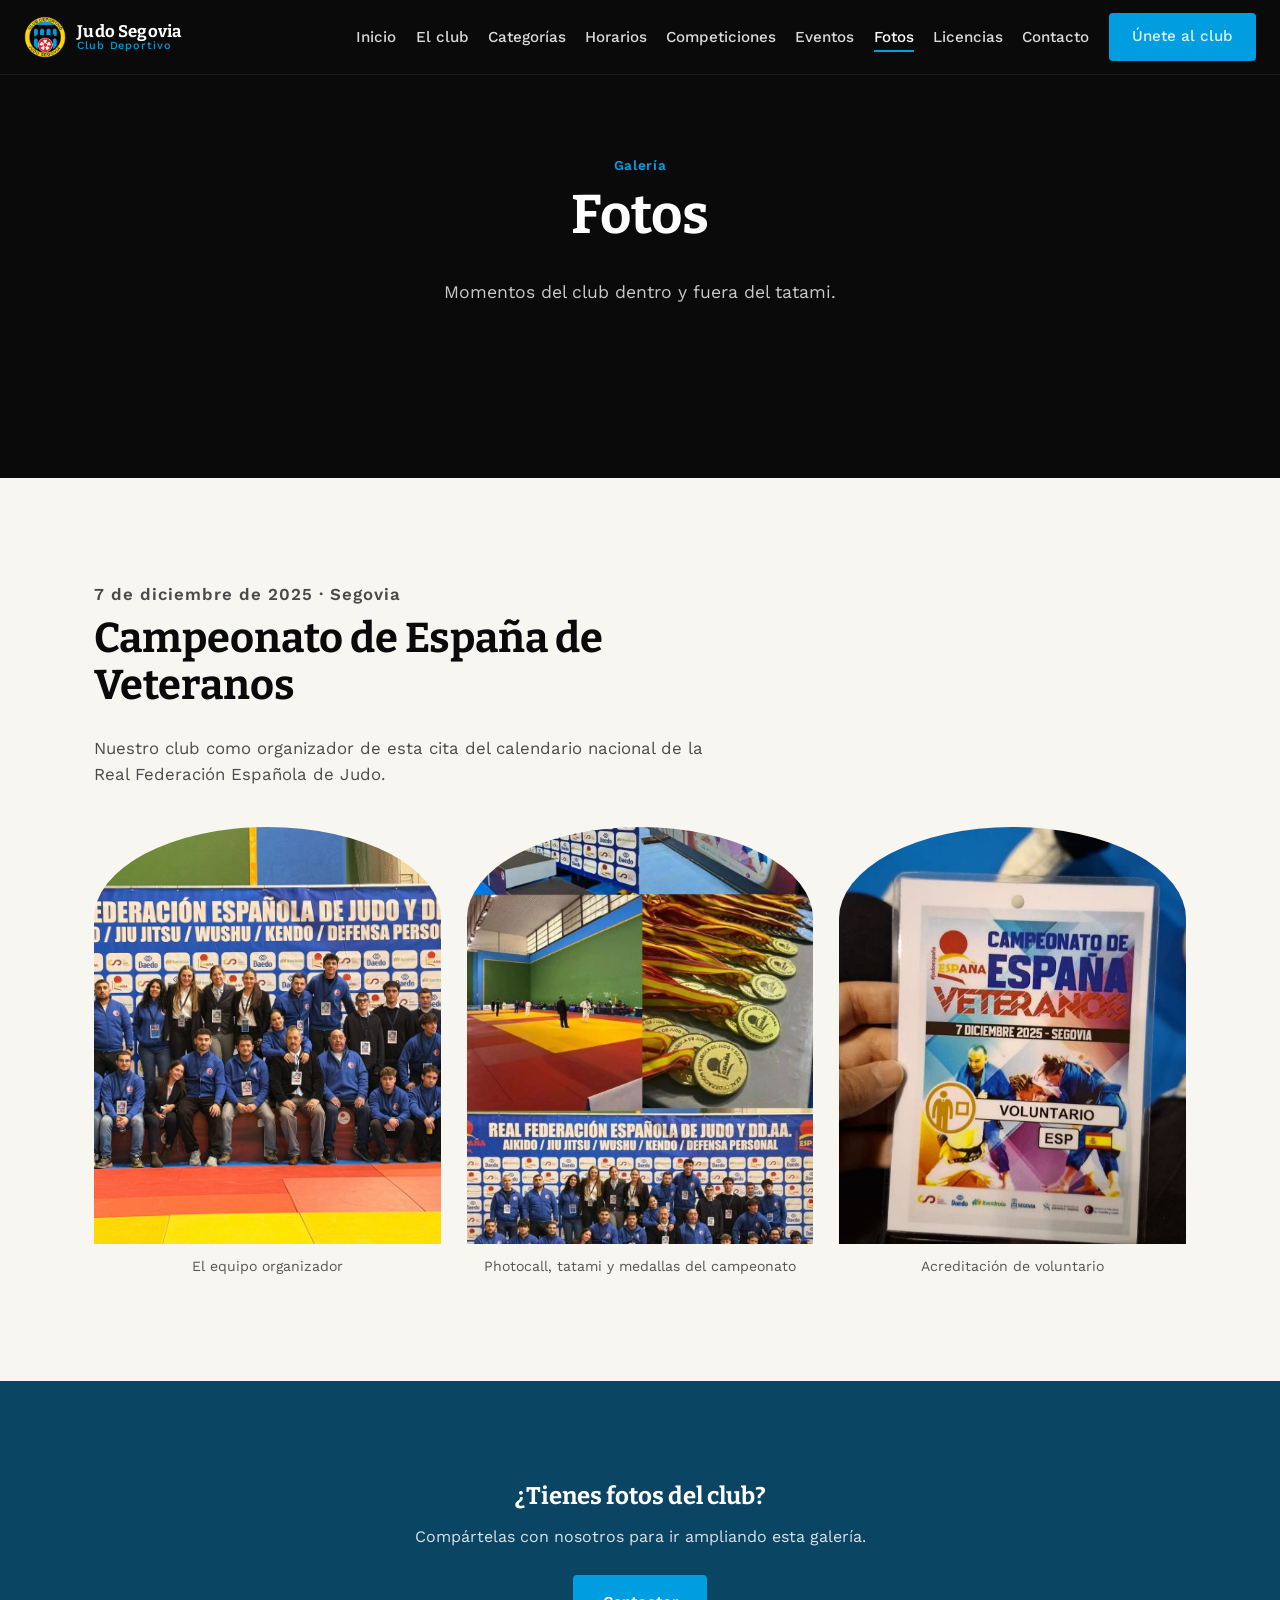
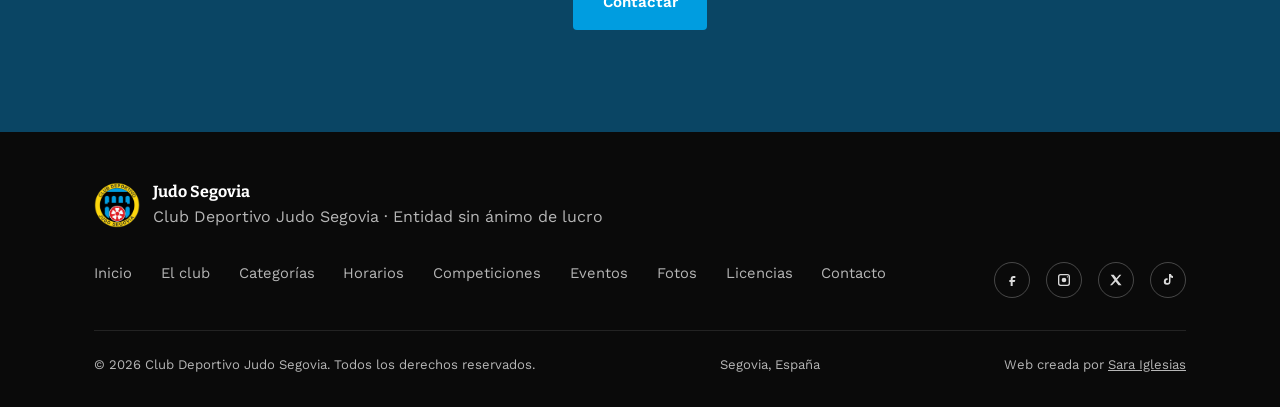
<file: fotos.html>
<!doctype html>
<html lang="es">
<head>
<meta charset="UTF-8">
<meta name="viewport" content="width=device-width, initial-scale=1">
<title>Fotos | Judo Segovia</title>
<meta name="description" content="Galería de fotos del Club Deportivo Judo Segovia: competiciones, eventos y momentos del club.">
<link rel="icon" type="image/png" href="img/escudo.png">
<link rel="stylesheet" href="css/styles.css">
</head>
<body>

<header class="site-header">
  <div class="container">
    <a href="index.html" class="brand">
      <img src="img/escudo.png" alt="Escudo Club Deportivo Judo Segovia">
      <span class="brand-name">Judo Segovia<small>Club Deportivo</small></span>
    </a>
    <nav class="main-nav" id="main-nav">
      <ul>
        <li><a href="index.html">Inicio</a></li>
        <li><a href="historia.html">El club</a></li>
        <li><a href="index.html#categorias">Categorías</a></li>
        <li><a href="horarios.html">Horarios</a></li>
        <li><a href="competiciones.html">Competiciones</a></li>
        <li><a href="eventos.html">Eventos</a></li>
        <li><a href="fotos.html" class="is-active">Fotos</a></li>
        <li><a href="licencias.html">Licencias</a></li>
        <li><a href="index.html#contacto">Contacto</a></li>
      </ul>
      <div class="cta-row">
        <a href="index.html#contacto" class="btn btn-primary">Únete al club</a>
      </div>
    </nav>
    <button class="nav-toggle" aria-expanded="false" aria-controls="main-nav" aria-label="Abrir menú">
      <span></span><span></span><span></span>
    </button>
  </div>
</header>

<section class="page-hero">
  <div class="container">
    <p class="eyebrow">Galería</p>
    <h1>Fotos</h1>
    <p>Momentos del club dentro y fuera del tatami.</p>
  </div>
</section>

<div class="bg-ink" style="padding: 2rem 0;">
  <div class="arch-row arch-row--divider is-built">
    <span class="arch"></span><span class="arch"></span><span class="arch"></span><span class="arch"></span>
    <span class="arch"></span><span class="arch"></span><span class="arch"></span><span class="arch"></span>
    <span class="arch"></span><span class="arch"></span>
  </div>
</div>

<section class="bg-paper">
  <div class="container">
    <div class="section-head">
      <p class="section-label">7 de diciembre de 2025 · Segovia</p>
      <h2>Campeonato de España de Veteranos</h2>
      <p>Nuestro club como organizador de esta cita del calendario nacional de la Real Federación Española de Judo.</p>
    </div>
    <div class="gallery-grid">
      <div class="gallery-item">
        <figure>
          <div class="media-frame">
            <img src="img/campeonatoespana.jpeg" alt="Miembros del club como organizadores del Campeonato de España de Veteranos de judo">
          </div>
          <figcaption>El equipo organizador</figcaption>
        </figure>
      </div>
      <div class="gallery-item">
        <figure>
          <div class="media-frame">
            <img src="img/campeonatoespana2.jpg" alt="Photocall, tatami de competición, medallas y equipo del Campeonato de España de Veteranos">
          </div>
          <figcaption>Photocall, tatami y medallas del campeonato</figcaption>
        </figure>
      </div>
      <div class="gallery-item">
        <figure>
          <div class="media-frame">
            <img src="img/campeonatoespana3.jpg" alt="Acreditación de voluntario del Campeonato de España de Veteranos 2025">
          </div>
          <figcaption>Acreditación de voluntario</figcaption>
        </figure>
      </div>
    </div>
  </div>
</section>

<section class="bg-celeste-dark" style="text-align:center;">
  <div class="container">
    <h2>¿Tienes fotos del club?</h2>
    <p style="max-width:520px; margin:0 auto 1.6rem; color:rgba(255,255,255,.85)">Compártelas con nosotros para ir ampliando esta galería.</p>
    <div class="cta-row" style="justify-content:center;">
      <a href="index.html#contacto" class="btn btn-primary">Contactar</a>
    </div>
  </div>
</section>

<footer class="site-footer">
  <div class="container">
    <div class="footer-top">
      <div class="footer-brand">
        <img src="img/escudo.png" alt="Escudo Club Deportivo Judo Segovia">
        <div>
          <strong>Judo Segovia</strong>
          <span>Club Deportivo Judo Segovia · Entidad sin ánimo de lucro</span>
        </div>
      </div>
      <nav class="footer-nav">
        <a href="index.html">Inicio</a>
        <a href="historia.html">El club</a>
        <a href="index.html#categorias">Categorías</a>
        <a href="horarios.html">Horarios</a>
        <a href="competiciones.html">Competiciones</a>
        <a href="eventos.html">Eventos</a>
        <a href="fotos.html">Fotos</a>
        <a href="licencias.html">Licencias</a>
        <a href="index.html#contacto">Contacto</a>
      </nav>
      <div class="footer-social">
        <a href="https://www.facebook.com/share/1CdeyoE8x5/" aria-label="Facebook" target="_blank" rel="noopener">
          <svg viewBox="0 0 24 24"><path d="M14 9h3V6h-3c-2.2 0-4 1.8-4 4v2H8v3h2v6h3v-6h3l1-3h-4v-2c0-.6.4-1 1-1Z"/></svg>
        </a>
        <a href="https://www.instagram.com/clubjudosegovia" aria-label="Instagram" target="_blank" rel="noopener">
          <svg viewBox="0 0 24 24"><path d="M12 8.5a3.5 3.5 0 1 0 0 7 3.5 3.5 0 0 0 0-7ZM7 3h10a4 4 0 0 1 4 4v10a4 4 0 0 1-4 4H7a4 4 0 0 1-4-4V7a4 4 0 0 1 4-4Zm0 2a2 2 0 0 0-2 2v10a2 2 0 0 0 2 2h10a2 2 0 0 0 2-2V7a2 2 0 0 0-2-2H7Zm10.2 1.3a1 1 0 1 1 0 2 1 1 0 0 1 0-2Z"/></svg>
        </a>
        <a href="#" aria-label="X (Twitter)" title="[añadir enlace real de X]">
          <svg viewBox="0 0 24 24"><path d="M4 4h4.6l4 5.4L17 4h3l-6.4 7.6L20.4 20h-4.6l-4.4-5.9L6 20H3l6.8-8.1L4 4Z"/></svg>
        </a>
        <a href="https://www.tiktok.com/@clubjudosegovia" aria-label="TikTok" target="_blank" rel="noopener">
          <svg viewBox="0 0 24 24"><path d="M14 3h2.5c.2 1.6 1.4 2.9 3 3.2V9c-1.4 0-2.7-.4-3.8-1.1v6.4a5 5 0 1 1-4.3-5v2.6a2.4 2.4 0 1 0 2.1 2.4V3Z"/></svg>
        </a>
      </div>
    </div>
    <div class="footer-bottom">
      <span>&copy; 2026 Club Deportivo Judo Segovia. Todos los derechos reservados.</span>
      <span>Segovia, España</span>
      <span>Web creada por <a href="https://www.linkedin.com/in/sara-iglesias-de-lucas-a85a47242/" target="_blank" rel="noopener">Sara Iglesias</a></span>
    </div>
  </div>
</footer>

<script src="js/main.js"></script>
</body>
</html>
</file>
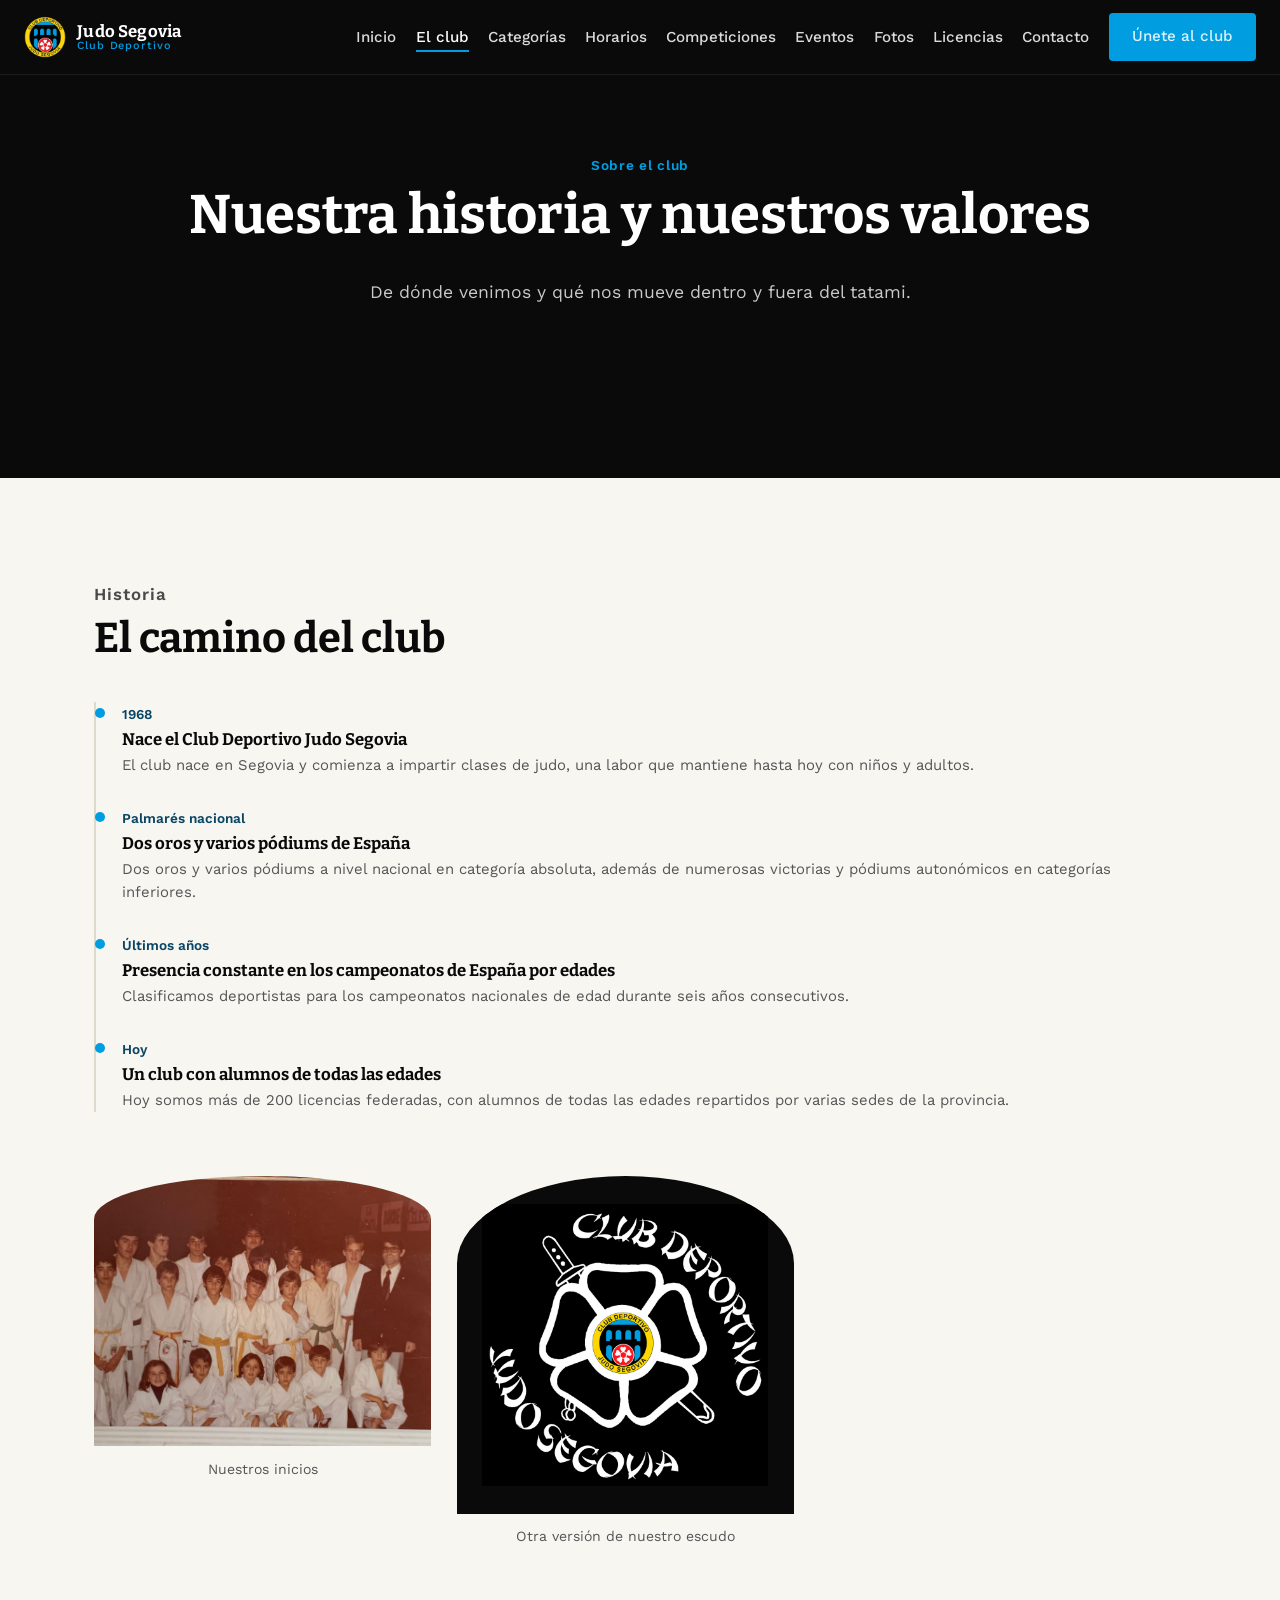
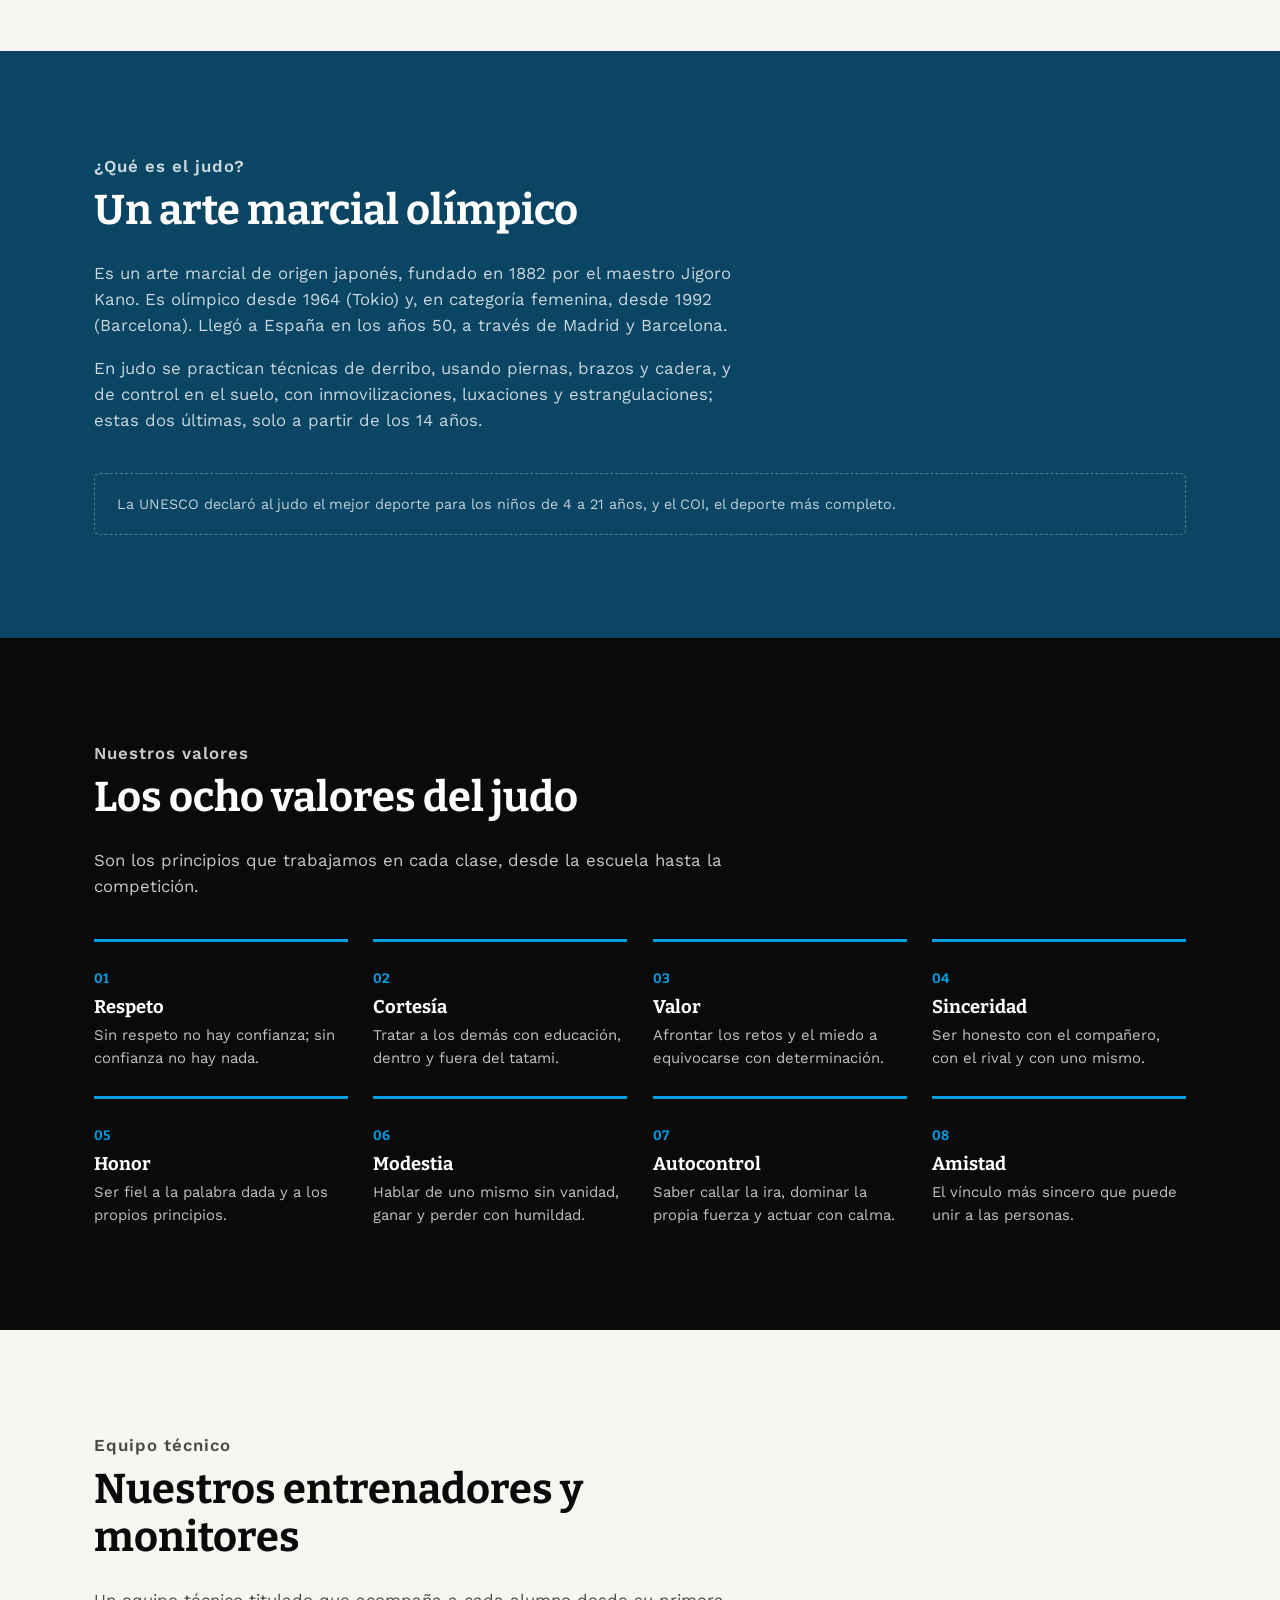
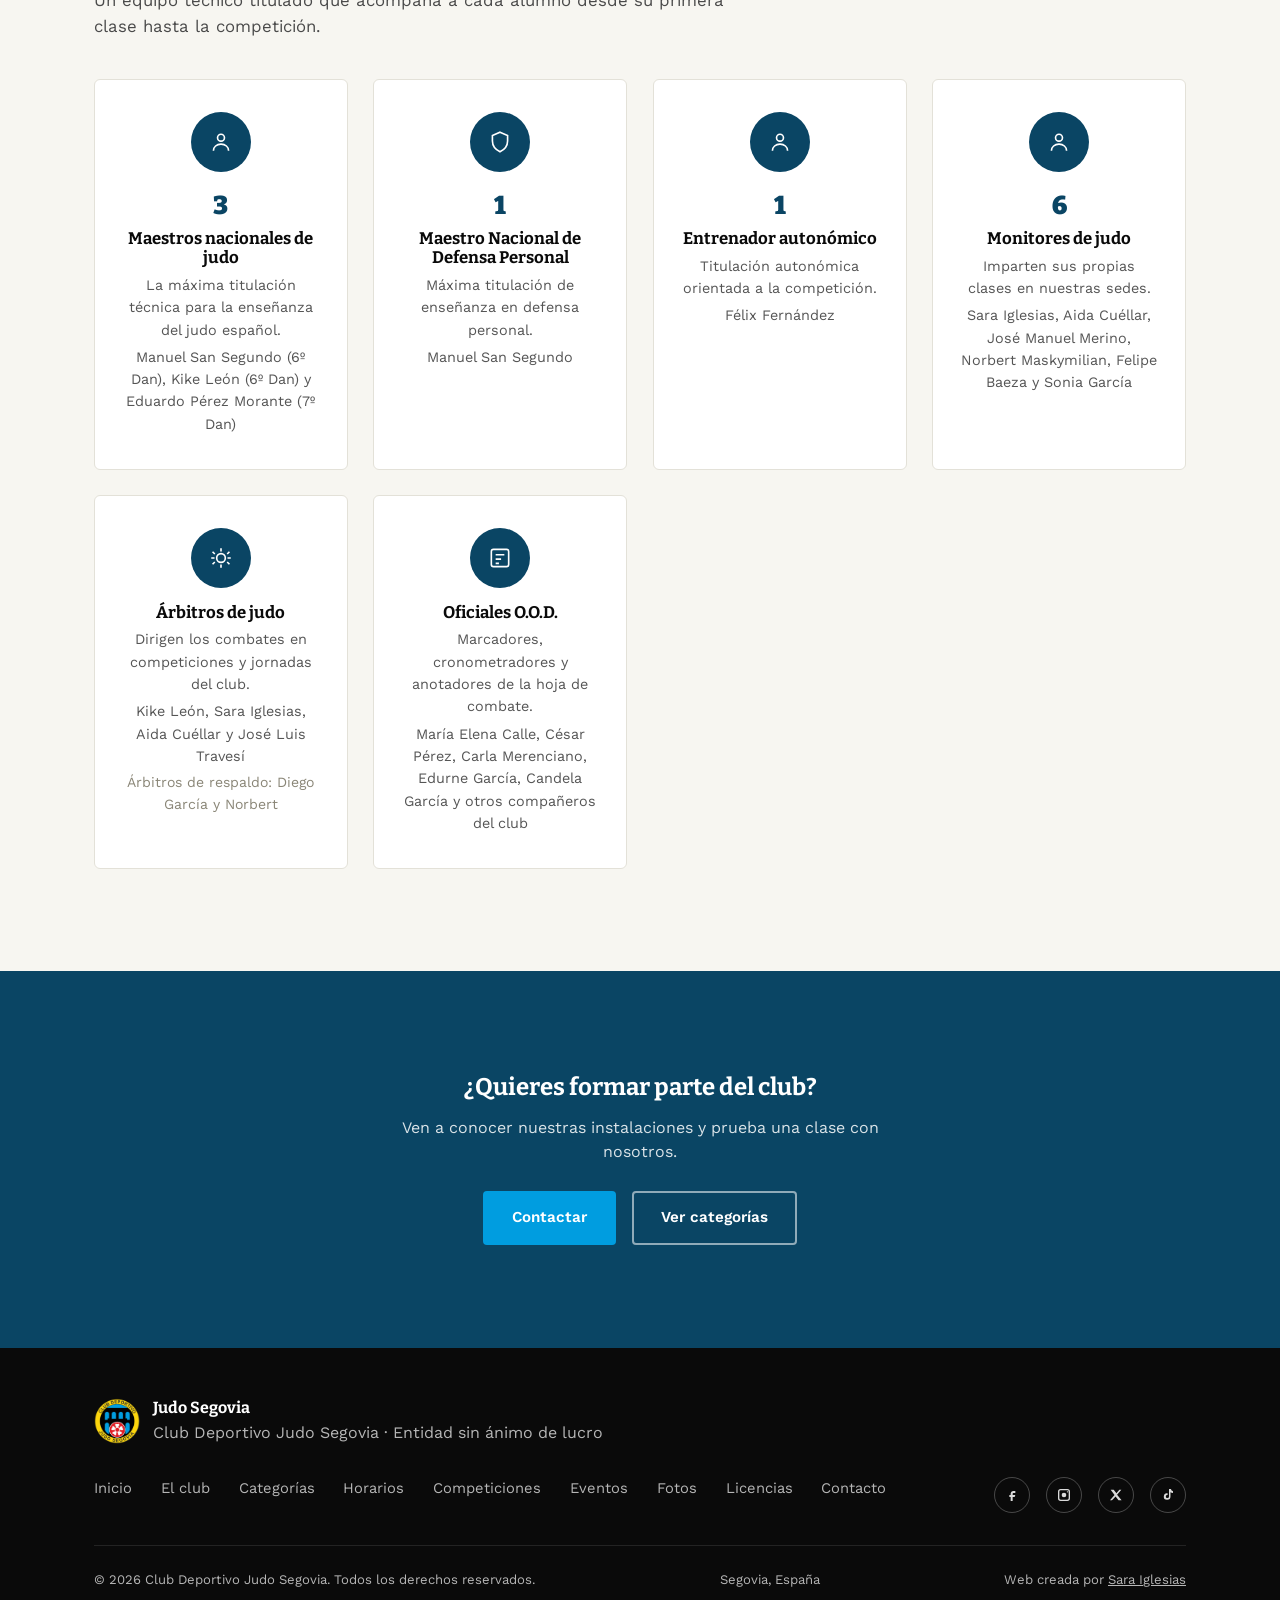
<file: historia.html>
<!doctype html>
<html lang="es">
<head>
<meta charset="UTF-8">
<meta name="viewport" content="width=device-width, initial-scale=1">
<title>El club — Historia y valores | Judo Segovia</title>
<meta name="description" content="Historia del Club Deportivo Judo Segovia y los valores del judo que trabajamos con nuestros alumnos.">
<link rel="icon" type="image/png" href="img/escudo.png">
<link rel="stylesheet" href="css/styles.css">
</head>
<body>

<header class="site-header">
  <div class="container">
    <a href="index.html" class="brand">
      <img src="img/escudo.png" alt="Escudo Club Deportivo Judo Segovia">
      <span class="brand-name">Judo Segovia<small>Club Deportivo</small></span>
    </a>
    <nav class="main-nav" id="main-nav">
      <ul>
        <li><a href="index.html">Inicio</a></li>
        <li><a href="historia.html" class="is-active">El club</a></li>
        <li><a href="index.html#categorias">Categorías</a></li>
        <li><a href="horarios.html">Horarios</a></li>
        <li><a href="competiciones.html">Competiciones</a></li>
        <li><a href="eventos.html">Eventos</a></li>
        <li><a href="fotos.html">Fotos</a></li>
        <li><a href="licencias.html">Licencias</a></li>
        <li><a href="index.html#contacto">Contacto</a></li>
      </ul>
      <div class="cta-row">
        <a href="index.html#contacto" class="btn btn-primary">Únete al club</a>
      </div>
    </nav>
    <button class="nav-toggle" aria-expanded="false" aria-controls="main-nav" aria-label="Abrir menú">
      <span></span><span></span><span></span>
    </button>
  </div>
</header>

<section class="page-hero">
  <div class="container">
    <p class="eyebrow">Sobre el club</p>
    <h1>Nuestra historia y nuestros valores</h1>
    <p>De dónde venimos y qué nos mueve dentro y fuera del tatami.</p>
  </div>
</section>

<div class="bg-ink" style="padding: 2rem 0;">
  <div class="arch-row arch-row--divider is-built">
    <span class="arch"></span><span class="arch"></span><span class="arch"></span><span class="arch"></span>
    <span class="arch"></span><span class="arch"></span><span class="arch"></span><span class="arch"></span>
    <span class="arch"></span><span class="arch"></span>
  </div>
</div>

<section class="bg-paper">
  <div class="container">
    <div class="section-head">
      <p class="section-label">Historia</p>
      <h2>El camino del club</h2>
    </div>
    <ul class="timeline">
      <li>
        <span class="year">1968</span>
        <h3>Nace el Club Deportivo Judo Segovia</h3>
        <p style="color:#555;">El club nace en Segovia y comienza a impartir clases de judo, una labor que mantiene hasta hoy con niños y adultos.</p>
      </li>
      <li>
        <span class="year">Palmarés nacional</span>
        <h3>Dos oros y varios pódiums de España</h3>
        <p style="color:#555;">Dos oros y varios pódiums a nivel nacional en categoría absoluta, además de numerosas victorias y pódiums autonómicos en categorías inferiores.</p>
      </li>
      <li>
        <span class="year">Últimos años</span>
        <h3>Presencia constante en los campeonatos de España por edades</h3>
        <p style="color:#555;">Clasificamos deportistas para los campeonatos nacionales de edad durante seis años consecutivos.</p>
      </li>
      <li>
        <span class="year">Hoy</span>
        <h3>Un club con alumnos de todas las edades</h3>
        <p style="color:#555;">Hoy somos más de 200 licencias federadas, con alumnos de todas las edades repartidos por varias sedes de la provincia.</p>
      </li>
    </ul>

    <div class="history-photos">
      <figure class="history-photo">
        <div class="media-frame">
          <img src="img/inicios.jpeg" alt="Fotografía de los primeros años del club, con alumnos y cinturones de colores">
        </div>
        <figcaption>Nuestros inicios</figcaption>
      </figure>
      <figure class="history-photo">
        <div class="media-frame media-frame--dark media-frame--square">
          <img src="img/logo2.png" alt="Otra versión del escudo del club, con la flor de Segovia y una espada">
        </div>
        <figcaption>Otra versión de nuestro escudo</figcaption>
      </figure>
    </div>
  </div>
</section>

<section class="bg-celeste-dark">
  <div class="container">
    <div class="section-head">
      <p class="section-label">¿Qué es el judo?</p>
      <h2>Un arte marcial olímpico</h2>
      <p>Es un arte marcial de origen japonés, fundado en 1882 por el maestro Jigoro Kano. Es olímpico desde 1964 (Tokio) y, en categoría femenina, desde 1992 (Barcelona). Llegó a España en los años 50, a través de Madrid y Barcelona.</p>
      <p>En judo se practican técnicas de derribo, usando piernas, brazos y cadera, y de control en el suelo, con inmovilizaciones, luxaciones y estrangulaciones; estas dos últimas, solo a partir de los 14 años.</p>
    </div>
    <div class="callout">
      La UNESCO declaró al judo el mejor deporte para los niños de 4 a 21 años, y el COI, el deporte más completo.
    </div>
  </div>
</section>

<section class="bg-ink">
  <div class="container">
    <div class="section-head">
      <p class="section-label">Nuestros valores</p>
      <h2>Los ocho valores del judo</h2>
      <p>Son los principios que trabajamos en cada clase, desde la escuela hasta la competición.</p>
    </div>
    <div class="values-grid">
      <div class="value-card">
        <span class="value-index">01</span>
        <h3>Respeto</h3>
        <p style="color:rgba(255,255,255,.75)">Sin respeto no hay confianza; sin confianza no hay nada.</p>
      </div>
      <div class="value-card">
        <span class="value-index">02</span>
        <h3>Cortesía</h3>
        <p style="color:rgba(255,255,255,.75)">Tratar a los demás con educación, dentro y fuera del tatami.</p>
      </div>
      <div class="value-card">
        <span class="value-index">03</span>
        <h3>Valor</h3>
        <p style="color:rgba(255,255,255,.75)">Afrontar los retos y el miedo a equivocarse con determinación.</p>
      </div>
      <div class="value-card">
        <span class="value-index">04</span>
        <h3>Sinceridad</h3>
        <p style="color:rgba(255,255,255,.75)">Ser honesto con el compañero, con el rival y con uno mismo.</p>
      </div>
      <div class="value-card">
        <span class="value-index">05</span>
        <h3>Honor</h3>
        <p style="color:rgba(255,255,255,.75)">Ser fiel a la palabra dada y a los propios principios.</p>
      </div>
      <div class="value-card">
        <span class="value-index">06</span>
        <h3>Modestia</h3>
        <p style="color:rgba(255,255,255,.75)">Hablar de uno mismo sin vanidad, ganar y perder con humildad.</p>
      </div>
      <div class="value-card">
        <span class="value-index">07</span>
        <h3>Autocontrol</h3>
        <p style="color:rgba(255,255,255,.75)">Saber callar la ira, dominar la propia fuerza y actuar con calma.</p>
      </div>
      <div class="value-card">
        <span class="value-index">08</span>
        <h3>Amistad</h3>
        <p style="color:rgba(255,255,255,.75)">El vínculo más sincero que puede unir a las personas.</p>
      </div>
    </div>
  </div>
</section>

<section class="bg-paper">
  <div class="container">
    <div class="section-head">
      <p class="section-label">Equipo técnico</p>
      <h2>Nuestros entrenadores y monitores</h2>
      <p>Un equipo técnico titulado que acompaña a cada alumno desde su primera clase hasta la competición.</p>
    </div>
    <div class="team-grid">
      <div class="team-card">
        <div class="team-avatar">
          <svg viewBox="0 0 24 24" fill="none" stroke="currentColor" stroke-width="1.5"><circle cx="12" cy="8" r="3.2"/><path d="M5 20c0-3.5 3-6 7-6s7 2.5 7 6"/></svg>
        </div>
        <span class="team-count">3</span>
        <h3>Maestros nacionales de judo</h3>
        <p>La máxima titulación técnica para la enseñanza del judo español.</p>
        <p>Manuel San Segundo (6º Dan), Kike León (6º Dan) y Eduardo Pérez Morante (7º Dan)</p>
      </div>
      <div class="team-card">
        <div class="team-avatar">
          <svg viewBox="0 0 24 24" fill="none" stroke="currentColor" stroke-width="1.5"><path d="M12 3l7 3v5c0 4.5-3 8-7 10-4-2-7-5.5-7-10V6l7-3Z"/></svg>
        </div>
        <span class="team-count">1</span>
        <h3>Maestro Nacional de Defensa Personal</h3>
        <p>Máxima titulación de enseñanza en defensa personal.</p>
        <p>Manuel San Segundo</p>
      </div>
      <div class="team-card">
        <div class="team-avatar">
          <svg viewBox="0 0 24 24" fill="none" stroke="currentColor" stroke-width="1.5"><circle cx="12" cy="8" r="3.2"/><path d="M5 20c0-3.5 3-6 7-6s7 2.5 7 6"/></svg>
        </div>
        <span class="team-count">1</span>
        <h3>Entrenador autonómico</h3>
        <p>Titulación autonómica orientada a la competición.</p>
        <p>Félix Fernández</p>
      </div>
      <div class="team-card">
        <div class="team-avatar">
          <svg viewBox="0 0 24 24" fill="none" stroke="currentColor" stroke-width="1.5"><circle cx="12" cy="8" r="3.2"/><path d="M5 20c0-3.5 3-6 7-6s7 2.5 7 6"/></svg>
        </div>
        <span class="team-count">6</span>
        <h3>Monitores de judo</h3>
        <p>Imparten sus propias clases en nuestras sedes.</p>
        <p>Sara Iglesias, Aida Cuéllar, José Manuel Merino, Norbert Maskymilian, Felipe Baeza y Sonia García</p>
      </div>
      <div class="team-card">
        <div class="team-avatar">
          <svg viewBox="0 0 24 24" fill="none" stroke="currentColor" stroke-width="1.5"><path d="M12 3v3M12 18v3M4.2 6.2l2.1 2.1M17.7 15.7l2.1 2.1M3 12h3M18 12h3M4.2 17.8l2.1-2.1M17.7 8.3l2.1-2.1"/><circle cx="12" cy="12" r="4"/></svg>
        </div>
        <h3 class="team-title--no-count">Árbitros de judo</h3>
        <p>Dirigen los combates en competiciones y jornadas del club.</p>
        <p>Kike León, Sara Iglesias, Aida Cuéllar y José Luis Travesí</p>
        <p style="color:#8a8677; font-size:.88rem;">Árbitros de respaldo: Diego García y Norbert</p>
      </div>
      <div class="team-card">
        <div class="team-avatar">
          <svg viewBox="0 0 24 24" fill="none" stroke="currentColor" stroke-width="1.5"><rect x="4" y="4" width="16" height="16" rx="2"/><path d="M8 9h8M8 13h5M8 17h3"/></svg>
        </div>
        <h3 class="team-title--no-count">Oficiales O.O.D.</h3>
        <p>Marcadores, cronometradores y anotadores de la hoja de combate.</p>
        <p>María Elena Calle, César Pérez, Carla Merenciano, Edurne García, Candela García y otros compañeros del club</p>
      </div>
    </div>
  </div>
</section>

<section class="bg-celeste-dark" style="text-align:center;">
  <div class="container">
    <h2>¿Quieres formar parte del club?</h2>
    <p style="max-width:520px; margin:0 auto 1.6rem; color:rgba(255,255,255,.85)">Ven a conocer nuestras instalaciones y prueba una clase con nosotros.</p>
    <div class="cta-row" style="justify-content:center;">
      <a href="index.html#contacto" class="btn btn-primary">Contactar</a>
      <a href="index.html#categorias" class="btn btn-outline">Ver categorías</a>
    </div>
  </div>
</section>

<footer class="site-footer">
  <div class="container">
    <div class="footer-top">
      <div class="footer-brand">
        <img src="img/escudo.png" alt="Escudo Club Deportivo Judo Segovia">
        <div>
          <strong>Judo Segovia</strong>
          <span>Club Deportivo Judo Segovia · Entidad sin ánimo de lucro</span>
        </div>
      </div>
      <nav class="footer-nav">
        <a href="index.html">Inicio</a>
        <a href="historia.html">El club</a>
        <a href="index.html#categorias">Categorías</a>
        <a href="horarios.html">Horarios</a>
        <a href="competiciones.html">Competiciones</a>
        <a href="eventos.html">Eventos</a>
        <a href="fotos.html">Fotos</a>
        <a href="licencias.html">Licencias</a>
        <a href="index.html#contacto">Contacto</a>
      </nav>
      <div class="footer-social">
        <a href="https://www.facebook.com/share/1CdeyoE8x5/" aria-label="Facebook" target="_blank" rel="noopener">
          <svg viewBox="0 0 24 24"><path d="M14 9h3V6h-3c-2.2 0-4 1.8-4 4v2H8v3h2v6h3v-6h3l1-3h-4v-2c0-.6.4-1 1-1Z"/></svg>
        </a>
        <a href="https://www.instagram.com/clubjudosegovia" aria-label="Instagram" target="_blank" rel="noopener">
          <svg viewBox="0 0 24 24"><path d="M12 8.5a3.5 3.5 0 1 0 0 7 3.5 3.5 0 0 0 0-7ZM7 3h10a4 4 0 0 1 4 4v10a4 4 0 0 1-4 4H7a4 4 0 0 1-4-4V7a4 4 0 0 1 4-4Zm0 2a2 2 0 0 0-2 2v10a2 2 0 0 0 2 2h10a2 2 0 0 0 2-2V7a2 2 0 0 0-2-2H7Zm10.2 1.3a1 1 0 1 1 0 2 1 1 0 0 1 0-2Z"/></svg>
        </a>
        <a href="#" aria-label="X (Twitter)" title="[añadir enlace real de X]">
          <svg viewBox="0 0 24 24"><path d="M4 4h4.6l4 5.4L17 4h3l-6.4 7.6L20.4 20h-4.6l-4.4-5.9L6 20H3l6.8-8.1L4 4Z"/></svg>
        </a>
        <a href="https://www.tiktok.com/@clubjudosegovia" aria-label="TikTok" target="_blank" rel="noopener">
          <svg viewBox="0 0 24 24"><path d="M14 3h2.5c.2 1.6 1.4 2.9 3 3.2V9c-1.4 0-2.7-.4-3.8-1.1v6.4a5 5 0 1 1-4.3-5v2.6a2.4 2.4 0 1 0 2.1 2.4V3Z"/></svg>
        </a>
      </div>
    </div>
    <div class="footer-bottom">
      <span>&copy; 2026 Club Deportivo Judo Segovia. Todos los derechos reservados.</span>
      <span>Segovia, España</span>
      <span>Web creada por <a href="https://www.linkedin.com/in/sara-iglesias-de-lucas-a85a47242/" target="_blank" rel="noopener">Sara Iglesias</a></span>
    </div>
  </div>
</footer>

<script src="js/main.js"></script>
</body>
</html>
</file>
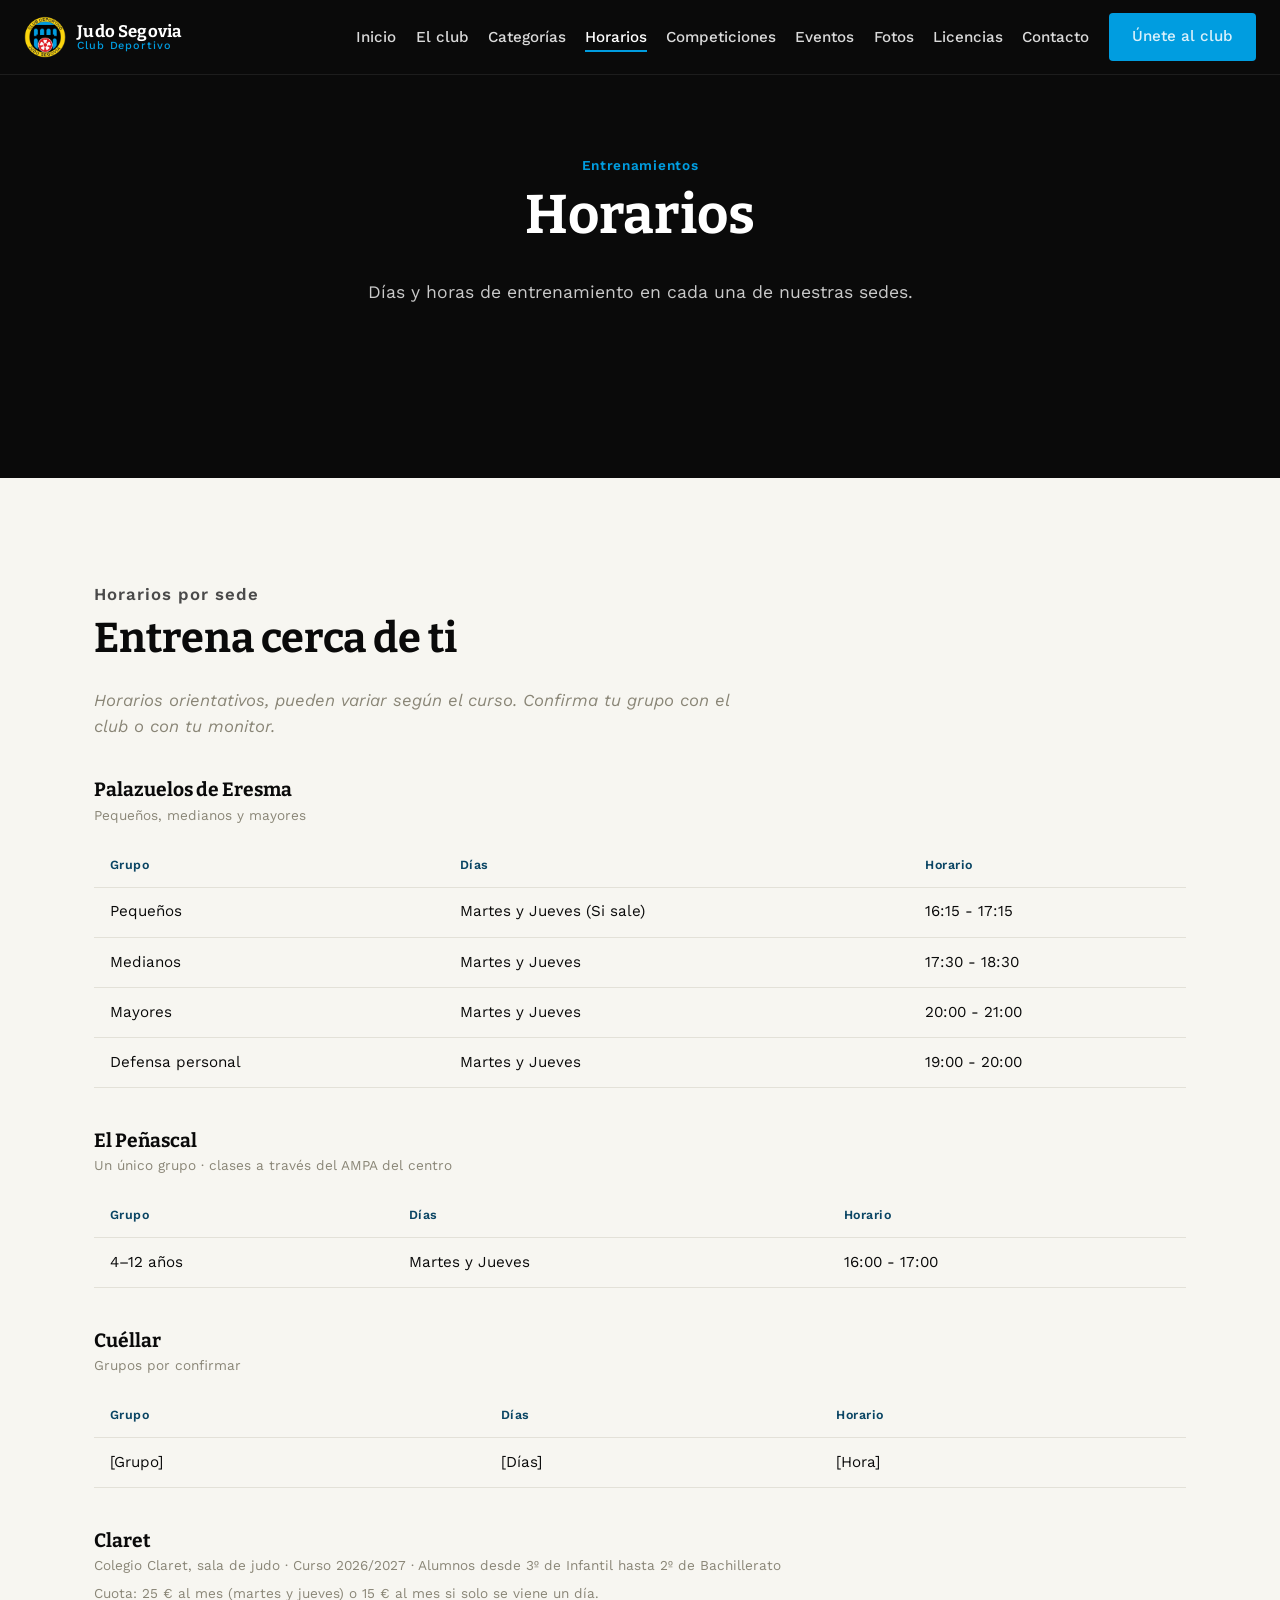
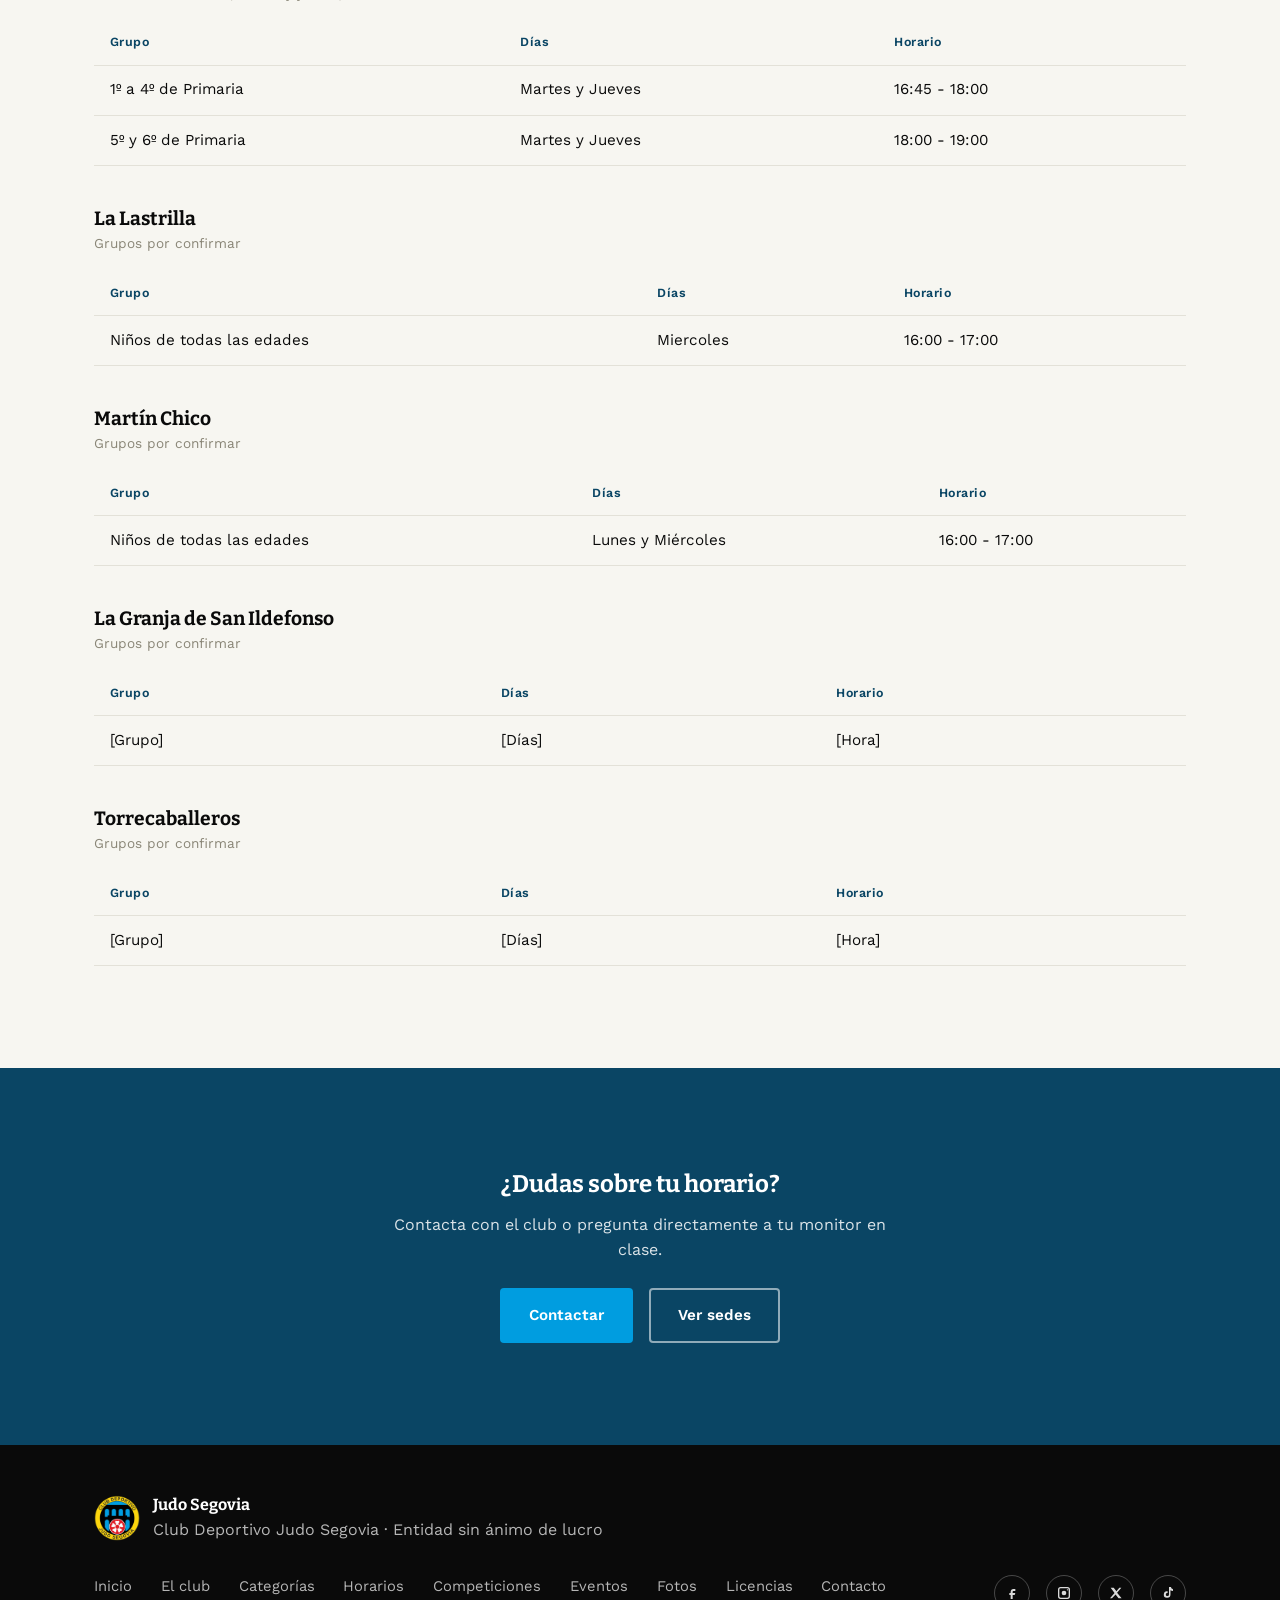
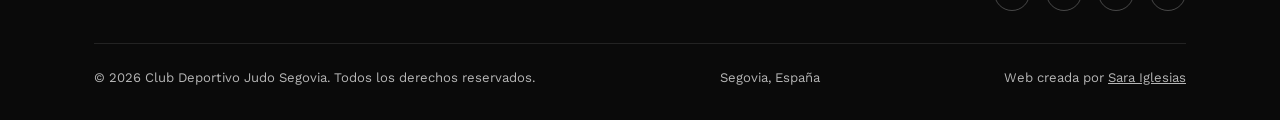
<file: horarios.html>
<!doctype html>
<html lang="es">
<head>
<meta charset="UTF-8">
<meta name="viewport" content="width=device-width, initial-scale=1">
<title>Horarios | Judo Segovia</title>
<meta name="description" content="Días y horarios de entrenamiento del Club Deportivo Judo Segovia en cada una de sus sedes.">
<link rel="icon" type="image/png" href="img/escudo.png">
<link rel="stylesheet" href="css/styles.css">
</head>
<body>

<header class="site-header">
  <div class="container">
    <a href="index.html" class="brand">
      <img src="img/escudo.png" alt="Escudo Club Deportivo Judo Segovia">
      <span class="brand-name">Judo Segovia<small>Club Deportivo</small></span>
    </a>
    <nav class="main-nav" id="main-nav">
      <ul>
        <li><a href="index.html">Inicio</a></li>
        <li><a href="historia.html">El club</a></li>
        <li><a href="index.html#categorias">Categorías</a></li>
        <li><a href="horarios.html" class="is-active">Horarios</a></li>
        <li><a href="competiciones.html">Competiciones</a></li>
        <li><a href="eventos.html">Eventos</a></li>
        <li><a href="fotos.html">Fotos</a></li>
        <li><a href="licencias.html">Licencias</a></li>
        <li><a href="index.html#contacto">Contacto</a></li>
      </ul>
      <div class="cta-row">
        <a href="index.html#contacto" class="btn btn-primary">Únete al club</a>
      </div>
    </nav>
    <button class="nav-toggle" aria-expanded="false" aria-controls="main-nav" aria-label="Abrir menú">
      <span></span><span></span><span></span>
    </button>
  </div>
</header>

<section class="page-hero">
  <div class="container">
    <p class="eyebrow">Entrenamientos</p>
    <h1>Horarios</h1>
    <p>Días y horas de entrenamiento en cada una de nuestras sedes.</p>
  </div>
</section>

<div class="bg-ink" style="padding: 2rem 0;">
  <div class="arch-row arch-row--divider is-built">
    <span class="arch"></span><span class="arch"></span><span class="arch"></span><span class="arch"></span>
    <span class="arch"></span><span class="arch"></span><span class="arch"></span><span class="arch"></span>
    <span class="arch"></span><span class="arch"></span>
  </div>
</div>

<section class="bg-paper">
  <div class="container">
    <div class="section-head">
      <p class="section-label">Horarios por sede</p>
      <h2>Entrena cerca de ti</h2>
      <p style="color:#8a8677;"><em>Horarios orientativos, pueden variar según el curso. Confirma tu grupo con el club o con tu monitor.</em></p>
    </div>

    <div class="venue-block">
      <h3>Palazuelos de Eresma</h3>
      <span class="venue-meta">Pequeños, medianos y mayores</span>
      <div style="overflow-x:auto;">
        <table class="schedule-table">
          <thead>
            <tr><th>Grupo</th><th>Días</th><th>Horario</th></tr>
          </thead>
          <tbody>
            <tr><td>Pequeños</td><td>Martes y Jueves (Si sale)</td><td>16:15 - 17:15</td></tr>
            <tr><td>Medianos</td><td>Martes y Jueves</td><td>17:30 - 18:30</td></tr>
            <tr><td>Mayores</td><td>Martes y Jueves</td><td>20:00 - 21:00</td></tr>
            <tr><td>Defensa personal</td><td>Martes y Jueves</td><td>19:00 - 20:00</td></tr>
          </tbody>
        </table>
      </div>
    </div>

    <div class="venue-block">
      <h3>El Peñascal</h3>
      <span class="venue-meta">Un único grupo · clases a través del AMPA del centro</span>
      <div style="overflow-x:auto;">
        <table class="schedule-table">
          <thead>
            <tr><th>Grupo</th><th>Días </th><th>Horario</th></tr>
          </thead>
          <tbody>
            <tr><td>4–12 años</td><td>Martes y Jueves</td><td>16:00 - 17:00</td></tr>
          </tbody>
        </table>
      </div>
    </div>

    <div class="venue-block">
      <h3>Cuéllar</h3>
      <span class="venue-meta">Grupos por confirmar</span>
      <div style="overflow-x:auto;">
        <table class="schedule-table">
          <thead>
            <tr><th>Grupo</th><th>Días</th><th>Horario</th></tr>
          </thead>
          <tbody>
            <tr><td>[Grupo]</td><td>[Días]</td><td>[Hora]</td></tr>
          </tbody>
        </table>
      </div>
    </div>

    <div class="venue-block">
      <h3>Claret</h3>
      <span class="venue-meta">Colegio Claret, sala de judo · Curso 2026/2027 · Alumnos desde 3º de Infantil hasta 2º de Bachillerato</span>
      <span class="venue-meta" style="margin-top:-.6rem;">Cuota: 25 € al mes (martes y jueves) o 15 € al mes si solo se viene un día.</span>
      <div style="overflow-x:auto;">
        <table class="schedule-table">
          <thead>
            <tr><th>Grupo</th><th>Días</th><th>Horario</th></tr>
          </thead>
          <tbody>
            <tr><td>1º a 4º de Primaria</td><td>Martes y Jueves</td><td>16:45 - 18:00</td></tr>
            <tr><td>5º y 6º de Primaria</td><td>Martes y Jueves</td><td>18:00 - 19:00</td></tr>
          </tbody>
        </table>
      </div>
    </div>

    <div class="venue-block">
      <h3>La Lastrilla</h3>
      <span class="venue-meta">Grupos por confirmar</span>
      <div style="overflow-x:auto;">
        <table class="schedule-table">
          <thead>
            <tr><th>Grupo</th><th>Días</th><th>Horario</th></tr>
          </thead>
          <tbody>
            <tr><td>Niños de todas las edades</td><td>Miercoles</td><td>16:00 - 17:00</td></tr>
          </tbody>
        </table>
      </div>
    </div>

    <div class="venue-block">
      <h3>Martín Chico</h3>
      <span class="venue-meta">Grupos por confirmar</span>
      <div style="overflow-x:auto;">
        <table class="schedule-table">
          <thead>
            <tr><th>Grupo</th><th>Días</th><th>Horario</th></tr>
          </thead>
          <tbody>
            <tr><td>Niños de todas las edades</td><td>Lunes y Miércoles</td><td>16:00 - 17:00</td></tr>
          </tbody>
        </table>
      </div>
    </div>

    <div class="venue-block">
      <h3>La Granja de San Ildefonso</h3>
      <span class="venue-meta">Grupos por confirmar</span>
      <div style="overflow-x:auto;">
        <table class="schedule-table">
          <thead>
            <tr><th>Grupo</th><th>Días</th><th>Horario</th></tr>
          </thead>
          <tbody>
            <tr><td>[Grupo]</td><td>[Días]</td><td>[Hora]</td></tr>
          </tbody>
        </table>
      </div>
    </div>

    <div class="venue-block">
      <h3>Torrecaballeros</h3>
      <span class="venue-meta">Grupos por confirmar</span>
      <div style="overflow-x:auto;">
        <table class="schedule-table">
          <thead>
            <tr><th>Grupo</th><th>Días</th><th>Horario</th></tr>
          </thead>
          <tbody>
            <tr><td>[Grupo]</td><td>[Días]</td><td>[Hora]</td></tr>
          </tbody>
        </table>
      </div>
    </div>
  </div>
</section>

<section class="bg-celeste-dark" style="text-align:center;">
  <div class="container">
    <h2>¿Dudas sobre tu horario?</h2>
    <p style="max-width:520px; margin:0 auto 1.6rem; color:rgba(255,255,255,.85)">Contacta con el club o pregunta directamente a tu monitor en clase.</p>
    <div class="cta-row" style="justify-content:center;">
      <a href="index.html#contacto" class="btn btn-primary">Contactar</a>
      <a href="index.html#sedes" class="btn btn-outline">Ver sedes</a>
    </div>
  </div>
</section>

<footer class="site-footer">
  <div class="container">
    <div class="footer-top">
      <div class="footer-brand">
        <img src="img/escudo.png" alt="Escudo Club Deportivo Judo Segovia">
        <div>
          <strong>Judo Segovia</strong>
          <span>Club Deportivo Judo Segovia · Entidad sin ánimo de lucro</span>
        </div>
      </div>
      <nav class="footer-nav">
        <a href="index.html">Inicio</a>
        <a href="historia.html">El club</a>
        <a href="index.html#categorias">Categorías</a>
        <a href="horarios.html">Horarios</a>
        <a href="competiciones.html">Competiciones</a>
        <a href="eventos.html">Eventos</a>
        <a href="fotos.html">Fotos</a>
        <a href="licencias.html">Licencias</a>
        <a href="index.html#contacto">Contacto</a>
      </nav>
      <div class="footer-social">
        <a href="https://www.facebook.com/share/1CdeyoE8x5/" aria-label="Facebook" target="_blank" rel="noopener">
          <svg viewBox="0 0 24 24"><path d="M14 9h3V6h-3c-2.2 0-4 1.8-4 4v2H8v3h2v6h3v-6h3l1-3h-4v-2c0-.6.4-1 1-1Z"/></svg>
        </a>
        <a href="https://www.instagram.com/clubjudosegovia" aria-label="Instagram" target="_blank" rel="noopener">
          <svg viewBox="0 0 24 24"><path d="M12 8.5a3.5 3.5 0 1 0 0 7 3.5 3.5 0 0 0 0-7ZM7 3h10a4 4 0 0 1 4 4v10a4 4 0 0 1-4 4H7a4 4 0 0 1-4-4V7a4 4 0 0 1 4-4Zm0 2a2 2 0 0 0-2 2v10a2 2 0 0 0 2 2h10a2 2 0 0 0 2-2V7a2 2 0 0 0-2-2H7Zm10.2 1.3a1 1 0 1 1 0 2 1 1 0 0 1 0-2Z"/></svg>
        </a>
        <a href="#" aria-label="X (Twitter)" title="[añadir enlace real de X]">
          <svg viewBox="0 0 24 24"><path d="M4 4h4.6l4 5.4L17 4h3l-6.4 7.6L20.4 20h-4.6l-4.4-5.9L6 20H3l6.8-8.1L4 4Z"/></svg>
        </a>
        <a href="https://www.tiktok.com/@clubjudosegovia" aria-label="TikTok" target="_blank" rel="noopener">
          <svg viewBox="0 0 24 24"><path d="M14 3h2.5c.2 1.6 1.4 2.9 3 3.2V9c-1.4 0-2.7-.4-3.8-1.1v6.4a5 5 0 1 1-4.3-5v2.6a2.4 2.4 0 1 0 2.1 2.4V3Z"/></svg>
        </a>
      </div>
    </div>
    <div class="footer-bottom">
      <span>&copy; 2026 Club Deportivo Judo Segovia. Todos los derechos reservados.</span>
      <span>Segovia, España</span>
      <span>Web creada por <a href="https://www.linkedin.com/in/sara-iglesias-de-lucas-a85a47242/" target="_blank" rel="noopener">Sara Iglesias</a></span>
    </div>
  </div>
</footer>

<script src="js/main.js"></script>
</body>
</html>
</file>
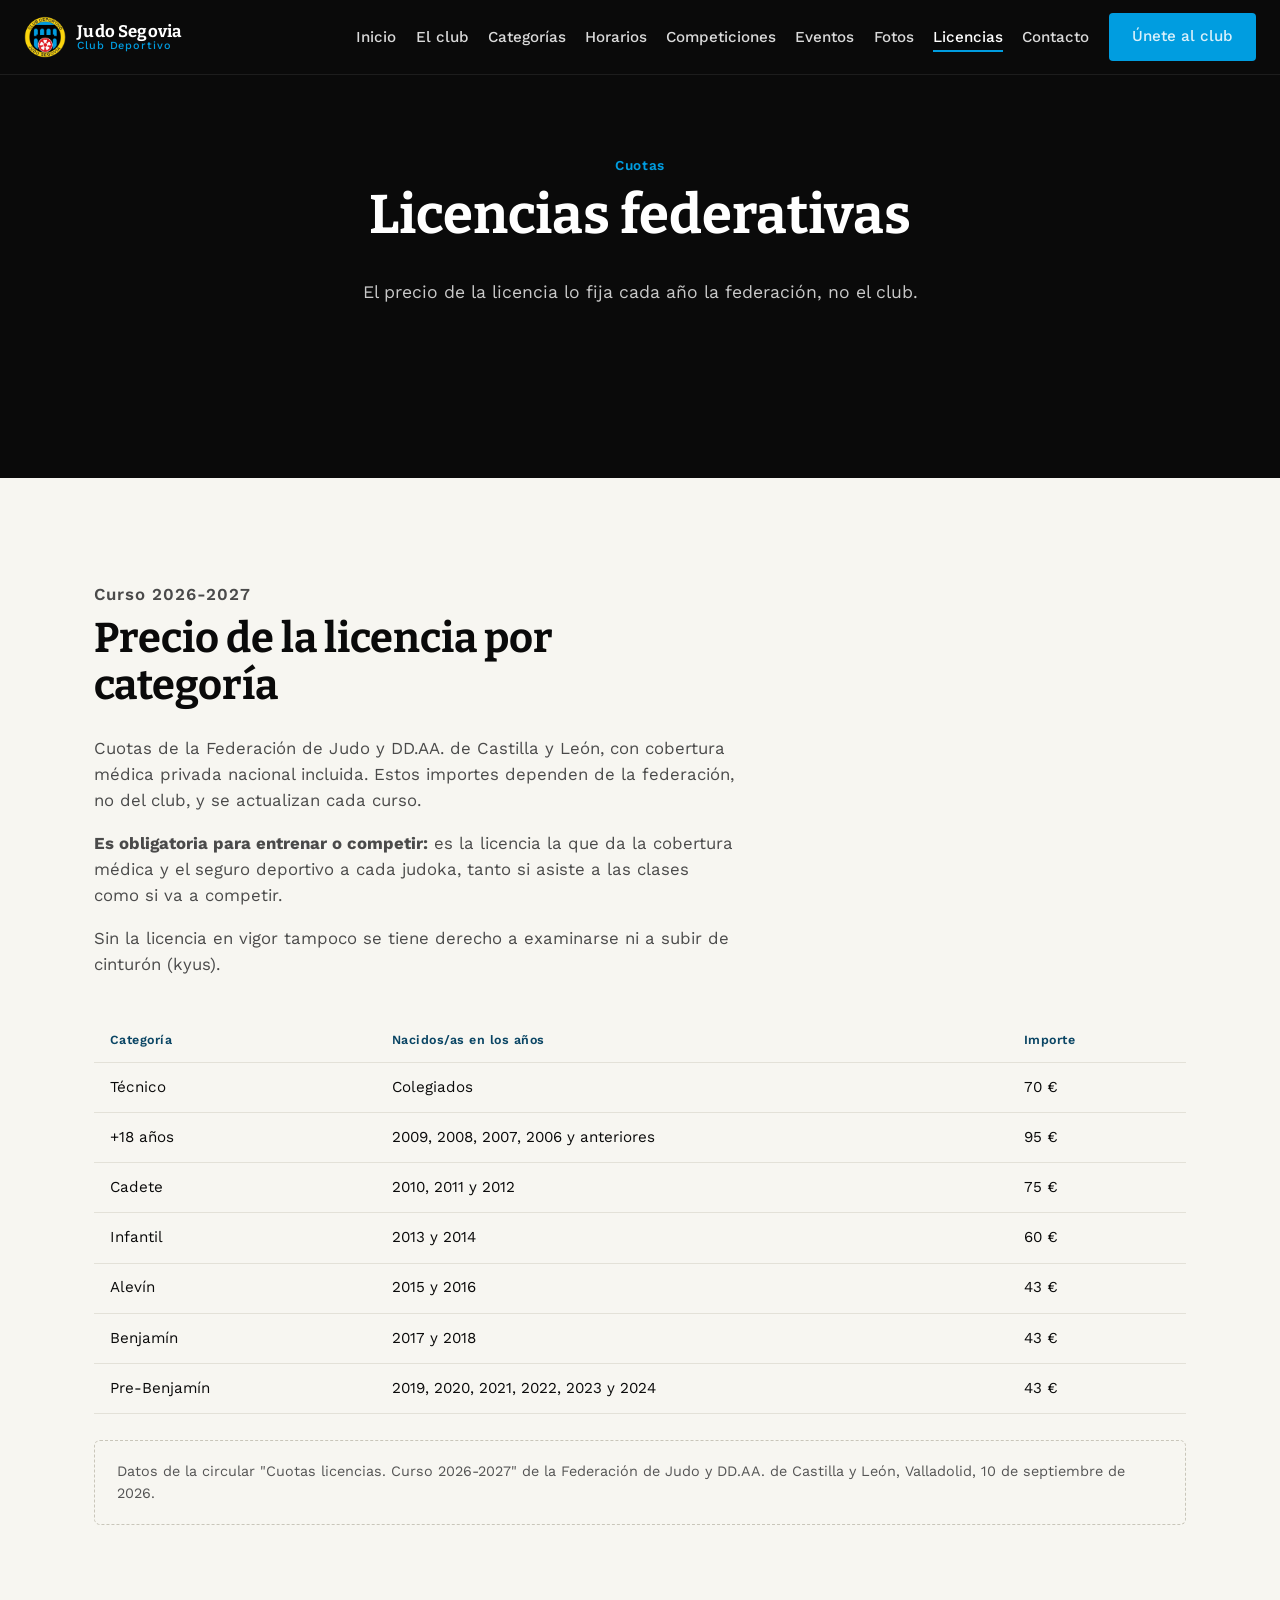
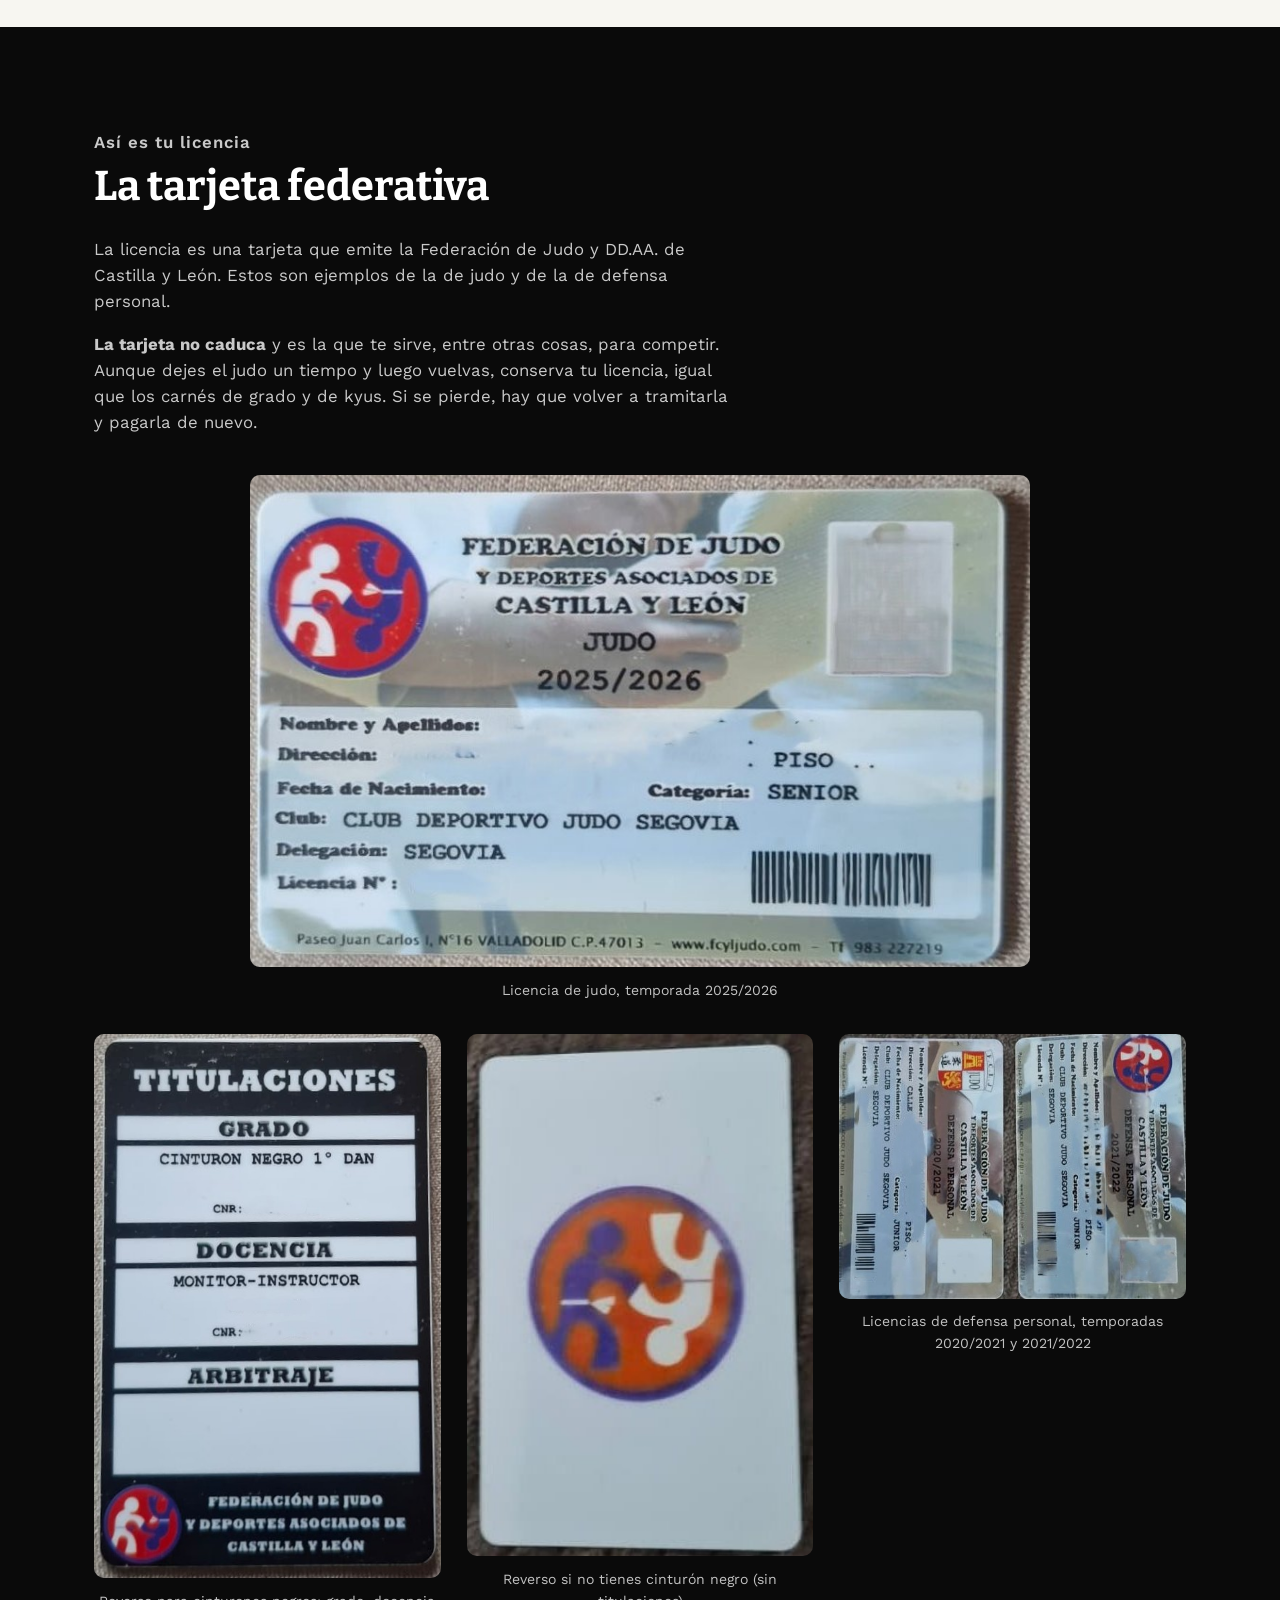
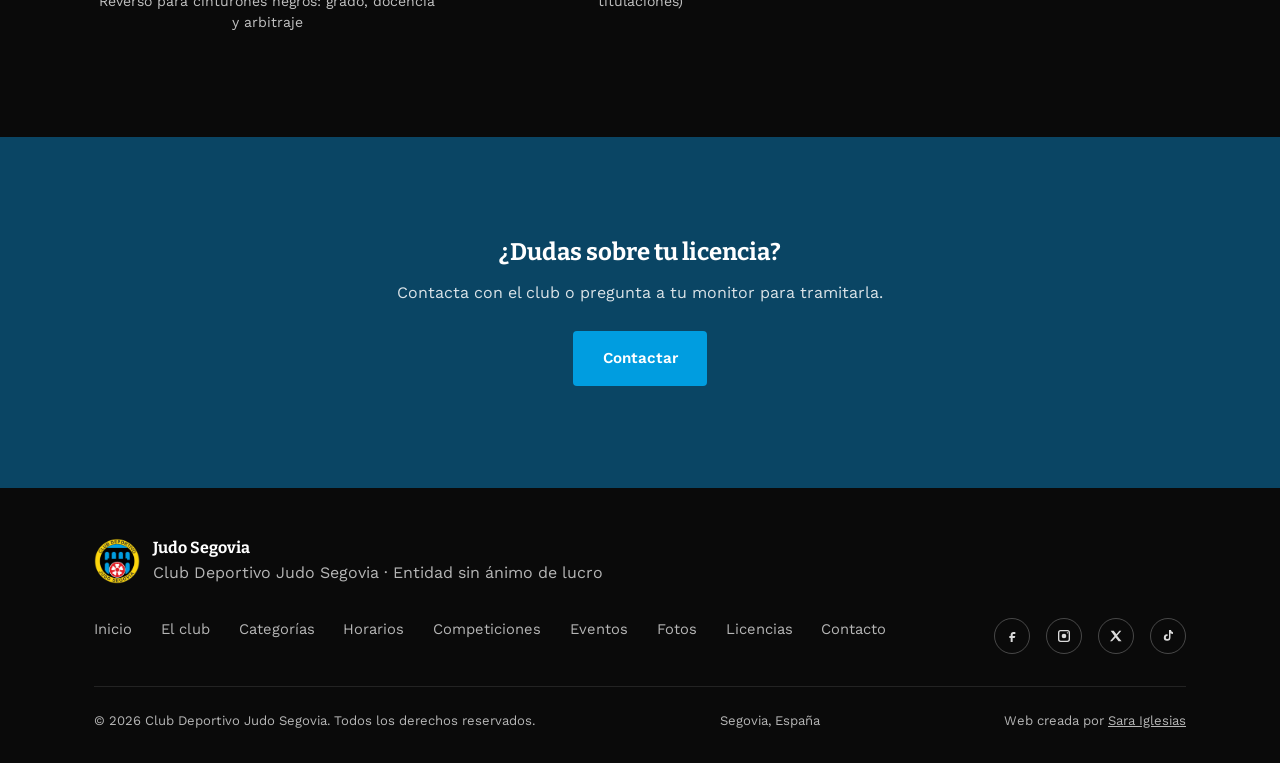
<file: licencias.html>
<!doctype html>
<html lang="es">
<head>
<meta charset="UTF-8">
<meta name="viewport" content="width=device-width, initial-scale=1">
<title>Licencias | Judo Segovia</title>
<meta name="description" content="Precios de la licencia federativa de judo para el curso 2026-2027, según la Federación de Judo y DD.AA. de Castilla y León.">
<link rel="icon" type="image/png" href="img/escudo.png">
<link rel="stylesheet" href="css/styles.css">
</head>
<body>

<header class="site-header">
  <div class="container">
    <a href="index.html" class="brand">
      <img src="img/escudo.png" alt="Escudo Club Deportivo Judo Segovia">
      <span class="brand-name">Judo Segovia<small>Club Deportivo</small></span>
    </a>
    <nav class="main-nav" id="main-nav">
      <ul>
        <li><a href="index.html">Inicio</a></li>
        <li><a href="historia.html">El club</a></li>
        <li><a href="index.html#categorias">Categorías</a></li>
        <li><a href="horarios.html">Horarios</a></li>
        <li><a href="competiciones.html">Competiciones</a></li>
        <li><a href="eventos.html">Eventos</a></li>
        <li><a href="fotos.html">Fotos</a></li>
        <li><a href="licencias.html" class="is-active">Licencias</a></li>
        <li><a href="index.html#contacto">Contacto</a></li>
      </ul>
      <div class="cta-row">
        <a href="index.html#contacto" class="btn btn-primary">Únete al club</a>
      </div>
    </nav>
    <button class="nav-toggle" aria-expanded="false" aria-controls="main-nav" aria-label="Abrir menú">
      <span></span><span></span><span></span>
    </button>
  </div>
</header>

<section class="page-hero">
  <div class="container">
    <p class="eyebrow">Cuotas</p>
    <h1>Licencias federativas</h1>
    <p>El precio de la licencia lo fija cada año la federación, no el club.</p>
  </div>
</section>

<div class="bg-ink" style="padding: 2rem 0;">
  <div class="arch-row arch-row--divider is-built">
    <span class="arch"></span><span class="arch"></span><span class="arch"></span><span class="arch"></span>
    <span class="arch"></span><span class="arch"></span><span class="arch"></span><span class="arch"></span>
    <span class="arch"></span><span class="arch"></span>
  </div>
</div>

<section class="bg-paper">
  <div class="container">
    <div class="section-head">
      <p class="section-label">Curso 2026-2027</p>
      <h2>Precio de la licencia por categoría</h2>
      <p>Cuotas de la Federación de Judo y DD.AA. de Castilla y León, con cobertura médica privada nacional incluida. Estos importes dependen de la federación, no del club, y se actualizan cada curso.</p>
      <p><strong>Es obligatoria para entrenar o competir:</strong> es la licencia la que da la cobertura médica y el seguro deportivo a cada judoka, tanto si asiste a las clases como si va a competir.</p>
      <p>Sin la licencia en vigor tampoco se tiene derecho a examinarse ni a subir de cinturón (kyus).</p>
    </div>
    <div style="overflow-x:auto;">
      <table class="schedule-table">
        <thead>
          <tr>
            <th>Categoría</th>
            <th>Nacidos/as en los años</th>
            <th>Importe</th>
          </tr>
        </thead>
        <tbody>
          <tr>
            <td>Técnico</td>
            <td>Colegiados</td>
            <td>70 €</td>
          </tr>
          <tr>
            <td>+18 años</td>
            <td>2009, 2008, 2007, 2006 y anteriores</td>
            <td>95 €</td>
          </tr>
          <tr>
            <td>Cadete</td>
            <td>2010, 2011 y 2012</td>
            <td>75 €</td>
          </tr>
          <tr>
            <td>Infantil</td>
            <td>2013 y 2014</td>
            <td>60 €</td>
          </tr>
          <tr>
            <td>Alevín</td>
            <td>2015 y 2016</td>
            <td>43 €</td>
          </tr>
          <tr>
            <td>Benjamín</td>
            <td>2017 y 2018</td>
            <td>43 €</td>
          </tr>
          <tr>
            <td>Pre-Benjamín</td>
            <td>2019, 2020, 2021, 2022, 2023 y 2024</td>
            <td>43 €</td>
          </tr>
        </tbody>
      </table>
    </div>
    <div class="callout" style="margin-top:1.6rem;">
      Datos de la circular "Cuotas licencias. Curso 2026-2027" de la Federación de Judo y DD.AA. de Castilla y León, Valladolid, 10 de septiembre de 2026.
    </div>
  </div>
</section>

<section class="bg-ink">
  <div class="container">
    <div class="section-head">
      <p class="section-label">Así es tu licencia</p>
      <h2>La tarjeta federativa</h2>
      <p>La licencia es una tarjeta que emite la Federación de Judo y DD.AA. de Castilla y León. Estos son ejemplos de la de judo y de la de defensa personal.</p>
      <p><strong>La tarjeta no caduca</strong> y es la que te sirve, entre otras cosas, para competir. Aunque dejes el judo un tiempo y luego vuelvas, conserva tu licencia, igual que los carnés de grado y de kyus. Si se pierde, hay que volver a tramitarla y pagarla de nuevo.</p>
    </div>
    <div class="license-grid">
      <figure class="license-card license-card--featured">
        <img src="img/licencia-judo.jpg" alt="Licencia federativa de judo de la temporada 2025/2026, categoría Senior, del Club Deportivo Judo Segovia" loading="lazy">
        <figcaption>Licencia de judo, temporada 2025/2026</figcaption>
      </figure>
      <figure class="license-card">
        <img src="img/licencia-titulaciones.jpg" alt="Reverso de la licencia con los apartados de grado, docencia y arbitraje" loading="lazy">
        <figcaption>Reverso para cinturones negros: grado, docencia y arbitraje</figcaption>
      </figure>
      <figure class="license-card">
        <img src="img/licencia-reverso.jpg" alt="Reverso liso de la licencia, con el logotipo circular de la federación" loading="lazy">
        <figcaption>Reverso si no tienes cinturón negro (sin titulaciones)</figcaption>
      </figure>
      <figure class="license-card">
        <img src="img/licencia-defensa.jpg" alt="Dos licencias federativas de defensa personal, de las temporadas 2020/2021 y 2021/2022" loading="lazy">
        <figcaption>Licencias de defensa personal, temporadas 2020/2021 y 2021/2022</figcaption>
      </figure>
    </div>
  </div>
</section>

<section class="bg-celeste-dark" style="text-align:center;">
  <div class="container">
    <h2>¿Dudas sobre tu licencia?</h2>
    <p style="max-width:520px; margin:0 auto 1.6rem; color:rgba(255,255,255,.85)">Contacta con el club o pregunta a tu monitor para tramitarla.</p>
    <div class="cta-row" style="justify-content:center;">
      <a href="index.html#contacto" class="btn btn-primary">Contactar</a>
    </div>
  </div>
</section>

<footer class="site-footer">
  <div class="container">
    <div class="footer-top">
      <div class="footer-brand">
        <img src="img/escudo.png" alt="Escudo Club Deportivo Judo Segovia">
        <div>
          <strong>Judo Segovia</strong>
          <span>Club Deportivo Judo Segovia · Entidad sin ánimo de lucro</span>
        </div>
      </div>
      <nav class="footer-nav">
        <a href="index.html">Inicio</a>
        <a href="historia.html">El club</a>
        <a href="index.html#categorias">Categorías</a>
        <a href="horarios.html">Horarios</a>
        <a href="competiciones.html">Competiciones</a>
        <a href="eventos.html">Eventos</a>
        <a href="fotos.html">Fotos</a>
        <a href="licencias.html">Licencias</a>
        <a href="index.html#contacto">Contacto</a>
      </nav>
      <div class="footer-social">
        <a href="https://www.facebook.com/share/1CdeyoE8x5/" aria-label="Facebook" target="_blank" rel="noopener">
          <svg viewBox="0 0 24 24"><path d="M14 9h3V6h-3c-2.2 0-4 1.8-4 4v2H8v3h2v6h3v-6h3l1-3h-4v-2c0-.6.4-1 1-1Z"/></svg>
        </a>
        <a href="https://www.instagram.com/clubjudosegovia" aria-label="Instagram" target="_blank" rel="noopener">
          <svg viewBox="0 0 24 24"><path d="M12 8.5a3.5 3.5 0 1 0 0 7 3.5 3.5 0 0 0 0-7ZM7 3h10a4 4 0 0 1 4 4v10a4 4 0 0 1-4 4H7a4 4 0 0 1-4-4V7a4 4 0 0 1 4-4Zm0 2a2 2 0 0 0-2 2v10a2 2 0 0 0 2 2h10a2 2 0 0 0 2-2V7a2 2 0 0 0-2-2H7Zm10.2 1.3a1 1 0 1 1 0 2 1 1 0 0 1 0-2Z"/></svg>
        </a>
        <a href="#" aria-label="X (Twitter)" title="[añadir enlace real de X]">
          <svg viewBox="0 0 24 24"><path d="M4 4h4.6l4 5.4L17 4h3l-6.4 7.6L20.4 20h-4.6l-4.4-5.9L6 20H3l6.8-8.1L4 4Z"/></svg>
        </a>
        <a href="https://www.tiktok.com/@clubjudosegovia" aria-label="TikTok" target="_blank" rel="noopener">
          <svg viewBox="0 0 24 24"><path d="M14 3h2.5c.2 1.6 1.4 2.9 3 3.2V9c-1.4 0-2.7-.4-3.8-1.1v6.4a5 5 0 1 1-4.3-5v2.6a2.4 2.4 0 1 0 2.1 2.4V3Z"/></svg>
        </a>
      </div>
    </div>
    <div class="footer-bottom">
      <span>&copy; 2026 Club Deportivo Judo Segovia. Todos los derechos reservados.</span>
      <span>Segovia, España</span>
      <span>Web creada por <a href="https://www.linkedin.com/in/sara-iglesias-de-lucas-a85a47242/" target="_blank" rel="noopener">Sara Iglesias</a></span>
    </div>
  </div>
</footer>

<script src="js/main.js"></script>
</body>
</html>
</file>
<file: css/styles.css>
/* ==========================================================================
    Club Deportivo Judo Segovia — hoja de estilos
   ========================================================================== */

@import url('https://fonts.googleapis.com/css2?family=Bitter:wght@500;700;900&family=Work+Sans:wght@400;500;600&display=swap');

:root {
  --ink: #0A0A0A;
  --celeste: #009DE0;
  --celeste-dark: #0A4564;
  --gold: #FCD50C;
  --red: #E11C23;
  --paper: #F7F6F1;
  --white: #FFFFFF;

  --font-head: 'Bitter', Georgia, serif;
  --font-body: 'Work Sans', -apple-system, Segoe UI, sans-serif;

  --container: 1140px;
  --gap: clamp(1.5rem, 4vw, 4rem);
}

* { box-sizing: border-box; }
html { scroll-behavior: smooth; }

body {
  margin: 0;
  font-family: var(--font-body);
  color: var(--ink);
  background: var(--paper);
  line-height: 1.55;
  -webkit-font-smoothing: antialiased;
}

img { max-width: 100%; display: block; }

h1, h2, h3 {
  font-family: var(--font-head);
  font-weight: 700;
  line-height: 1.15;
  margin: 0 0 .6em;
}

p { margin: 0 0 1em; }

a { color: inherit; }

.container {
  width: 100%;
  max-width: var(--container);
  margin: 0 auto;
  padding: 0 1.5rem;
}

.visually-hidden {
  position: absolute;
  width: 1px; height: 1px;
  overflow: hidden;
  clip: rect(0 0 0 0);
  white-space: nowrap;
}

section { padding: clamp(3.5rem, 8vw, 6.5rem) 0; }

.section-label {
  font-family: var(--font-body);
  font-weight: 600;
  font-size: .8rem;
  letter-spacing: .06em;
  color: var(--celeste);
  margin: 0 0 .5rem;
}
.bg-ink .section-label { color: var(--celeste); }

.section-head {
  max-width: 640px;
  margin-bottom: 2.5rem;
}
.section-head h2 { font-size: clamp(1.9rem, 3.4vw, 2.6rem); }
.section-head p { color: #4a4a4a; font-size: 1.05rem; }
.bg-ink .section-head p, .bg-celeste-dark .section-head p { color: rgba(255,255,255,.78); }

/* ---------- Backgrounds ---------- */
.bg-ink { background: var(--ink); color: var(--white); }
.bg-paper { background: var(--paper); color: var(--ink); }
.bg-celeste-dark { background: var(--celeste-dark); color: var(--white); }

/* ---------- Buttons ---------- */
.btn {
  display: inline-flex;
  align-items: center;
  justify-content: center;
  gap: .5rem;
  font-family: var(--font-body);
  font-weight: 600;
  font-size: .95rem;
  padding: .85rem 1.7rem;
  border-radius: 4px;
  border: 2px solid transparent;
  text-decoration: none;
  cursor: pointer;
  transition: background-color .2s ease, color .2s ease, border-color .2s ease;
}
.btn-primary {
  background: var(--celeste);
  color: var(--white);
}
.btn-primary:hover { background: #0086c2; }

.btn-outline {
  background: transparent;
  border-color: rgba(255,255,255,.55);
  color: var(--white);
}
.btn-outline:hover { border-color: var(--white); background: rgba(255,255,255,.08); }

.btn-outline-dark {
  background: transparent;
  border-color: var(--ink);
  color: var(--ink);
}
.btn-outline-dark:hover { background: var(--ink); color: var(--white); }

.cta-row {
  display: flex;
  gap: 1rem;
  flex-wrap: wrap;
}

/* ==========================================================================
    Header
   ========================================================================== */
.site-header {
  position: sticky;
  top: 0;
  z-index: 100;
  background: var(--ink);
  border-bottom: 1px solid rgba(255,255,255,.08);
}
.site-header .container {
  display: flex;
  align-items: center;
  justify-content: space-between;
  gap: 1.5rem;
  height: 74px;
  max-width: 1320px;
}
.brand {
  display: flex;
  align-items: center;
  flex-shrink: 0;
  gap: .7rem;
  text-decoration: none;
  color: var(--white);
}
.brand img { width: 42px; height: 42px; }
.brand-name {
  font-family: var(--font-head);
  font-weight: 700;
  font-size: 1.05rem;
  line-height: 1.1;
  letter-spacing: .01em;
  white-space: nowrap;
}
.brand-name small {
  display: block;
  font-family: var(--font-body);
  font-weight: 500;
  font-size: .68rem;
  color: var(--celeste);
  letter-spacing: .08em;
}

.main-nav { display: flex; align-items: center; flex-shrink: 0; gap: clamp(1rem, 1.6vw, 2.2rem); }
.main-nav ul {
  display: flex;
  gap: clamp(.9rem, 1.5vw, 1.9rem);
  list-style: none;
  margin: 0; padding: 0;
}
.main-nav a {
  text-decoration: none;
  color: rgba(255,255,255,.85);
  font-weight: 500;
  font-size: .95rem;
  white-space: nowrap;
  padding: .3rem 0;
  border-bottom: 2px solid transparent;
  transition: color .2s ease, border-color .2s ease;
}
.main-nav a:hover, .main-nav a.is-active { color: var(--white); border-color: var(--celeste); }
.main-nav .btn { white-space: nowrap; padding: .65rem 1.3rem; border-bottom-width: 2px; }

.nav-toggle {
  display: none;
  flex-direction: column;
  justify-content: center;
  gap: 5px;
  width: 40px; height: 40px;
  background: transparent;
  border: none;
  cursor: pointer;
}
.nav-toggle span {
  display: block;
  width: 24px; height: 2px;
  background: var(--white);
  transition: transform .25s ease, opacity .25s ease;
}
.nav-toggle[aria-expanded="true"] span:nth-child(1) { transform: translateY(7px) rotate(45deg); }
.nav-toggle[aria-expanded="true"] span:nth-child(2) { opacity: 0; }
.nav-toggle[aria-expanded="true"] span:nth-child(3) { transform: translateY(-7px) rotate(-45deg); }

@media (max-width: 1240px) {
  .main-nav {
    position: fixed;
    inset: 74px 0 0 0;
    background: var(--ink);
    flex-direction: column;
    align-items: stretch;
    padding: 1rem 1.5rem 2rem;
    transform: translateY(-8px);
    opacity: 0;
    visibility: hidden;
    transition: opacity .2s ease, transform .2s ease, visibility .2s;
  }
  .main-nav.is-open { opacity: 1; transform: translateY(0); visibility: visible; }
  .main-nav ul { flex-direction: column; gap: 0; }
  .main-nav li { border-bottom: 1px solid rgba(255,255,255,.08); }
  .main-nav a { display: block; padding: 1rem 0; }
  .main-nav .cta-row { margin-top: 1.2rem; }
  .nav-toggle { display: flex; }
}

/* ==========================================================================
    Arch motif — aqueduct arches
   ========================================================================== */
.arch-row {
  display: flex;
  justify-content: center;
  align-items: flex-end;
  gap: clamp(4px, 1vw, 10px);
}
.arch {
  --arch-w: 46px;
  width: var(--arch-w);
  display: flex;
  flex-direction: column;
  align-items: center;
  transform: scaleY(0);
  transform-origin: bottom center;
  transition: transform .5s cubic-bezier(.22,.85,.32,1);
}
.arch__dome {
  width: 100%;
  height: calc(var(--arch-w) / 2);
  background: var(--arch-color, var(--celeste));
  border-radius: 999px 999px 0 0;
  flex-shrink: 0;
}
.arch__body {
  width: 100%;
  flex: 1;
  background: var(--arch-color, var(--celeste));
}

.arch-row--hero { height: clamp(70px, 12vw, 110px); margin-bottom: 2.5rem; }
.arch-row--hero .arch { --arch-w: clamp(34px, 6vw, 58px); }

.arch-row--divider { height: 34px; }
.arch-row--divider .arch { --arch-w: 22px; }

.arch-row.is-built .arch { transform: scaleY(1); }
.arch-row.is-built .arch:nth-child(1) { transition-delay: .04s; }
.arch-row.is-built .arch:nth-child(2) { transition-delay: .1s; }
.arch-row.is-built .arch:nth-child(3) { transition-delay: .16s; }
.arch-row.is-built .arch:nth-child(4) { transition-delay: .22s; }
.arch-row.is-built .arch:nth-child(5) { transition-delay: .28s; }
.arch-row.is-built .arch:nth-child(6) { transition-delay: .34s; }
.arch-row.is-built .arch:nth-child(7) { transition-delay: .4s; }
.arch-row.is-built .arch:nth-child(8) { transition-delay: .46s; }

@media (prefers-reduced-motion: reduce) {
  .arch { transition: none; transform: scaleY(1); }
}

/* ==========================================================================
    Page hero (sub-pages)
   ========================================================================== */
.page-hero {
  background: var(--ink);
  color: var(--white);
  padding: clamp(3rem, 8vw, 5rem) 0 clamp(2.5rem, 6vw, 3.5rem);
  text-align: center;
}
.page-hero .eyebrow {
  color: var(--celeste);
  font-weight: 600;
  font-size: .85rem;
  letter-spacing: .05em;
  margin-bottom: .5rem;
}
.page-hero h1 { font-size: clamp(2.3rem, 5vw, 3.4rem); }
.page-hero p { max-width: 560px; margin-inline: auto; color: rgba(255,255,255,.78); font-size: 1.1rem; }

/* ==========================================================================
    Hero (home)
   ========================================================================== */
.hero {
  background: var(--ink);
  color: var(--white);
  padding: clamp(2.5rem, 6vw, 4rem) 0 clamp(3.5rem, 8vw, 5.5rem);
  text-align: center;
  overflow: hidden;
}
.hero__crest { width: clamp(150px, 22vw, 220px); margin: 0 auto 1.6rem; }
.hero h1 {
  font-size: clamp(2.8rem, 7vw, 5rem);
  font-weight: 900;
  margin-bottom: .5rem;
}
.hero__subtitle {
  font-family: var(--font-body);
  font-size: clamp(1.05rem, 2vw, 1.25rem);
  color: rgba(255,255,255,.82);
  max-width: 620px;
  margin: 0 auto 2.2rem;
}
.hero .cta-row { justify-content: center; }

/* ==========================================================================
    Quiénes somos / two-column content sections
   ========================================================================== */
.split {
  display: grid;
  grid-template-columns: 1fr 1fr;
  gap: var(--gap);
  align-items: center;
}
.split--reverse .split__media { order: 2; }
.split--reverse .split__text { order: 1; }

.split__text .btn { margin-top: .5rem; }

.media-frame {
  position: relative;
  border-radius: 50% 50% 4px 4px / 16% 16% 0 0;
  overflow: hidden;
  background: var(--celeste-dark);
  aspect-ratio: 4/3.2;
  display: flex;
  align-items: center;
  justify-content: center;
}
.media-frame img { width: 100%; height: 100%; object-fit: cover; }

.media-placeholder {
  width: 100%; height: 100%;
  display: flex;
  flex-direction: column;
  align-items: center;
  justify-content: center;
  gap: .6rem;
  padding: 2rem;
  text-align: center;
  color: rgba(255,255,255,.9);
  background: linear-gradient(160deg, var(--celeste-dark), #06304a);
}
.media-placeholder svg { width: 46px; height: 46px; opacity: .85; }
.media-placeholder span {
  font-family: var(--font-body);
  font-size: .82rem;
  font-weight: 500;
  letter-spacing: .02em;
  color: rgba(255,255,255,.7);
  max-width: 220px;
}

@media (max-width: 860px) {
  .split { grid-template-columns: 1fr; }
  .split--reverse .split__media, .split--reverse .split__text { order: initial; }
}

.team-stats {
  display: grid;
  grid-template-columns: repeat(4, 1fr);
  gap: 1.5rem;
  margin-top: clamp(2.5rem, 5vw, 4rem);
  padding-top: clamp(2rem, 4vw, 3rem);
  border-top: 1px solid #e3e1d8;
  text-align: center;
}
.team-stats__item .num {
  display: block;
  font-family: var(--font-head);
  font-weight: 900;
  font-size: clamp(2.2rem, 4vw, 3rem);
  color: var(--celeste-dark);
  line-height: 1;
  margin-bottom: .4rem;
}
.team-stats__item .label {
  font-size: .9rem;
  color: #4a4a4a;
}
@media (max-width: 860px) {
  .team-stats { grid-template-columns: repeat(2, 1fr); }
}
@media (max-width: 600px) {
  .team-stats { grid-template-columns: 1fr; gap: 1.8rem; }
}

/* ==========================================================================
    Categorías
   ========================================================================== */
.cards-grid {
  display: grid;
  grid-template-columns: repeat(auto-fit, minmax(240px, 1fr));
  gap: 1.4rem;
}
.card {
  background: var(--celeste-dark);
  border-radius: 6px;
  padding: 1.8rem 1.6rem;
  position: relative;
  overflow: hidden;
}
.card::before {
  content: "";
  position: absolute;
  top: 0; left: 0; right: 0;
  height: 4px;
  background: var(--celeste);
}
.card h3 {
  font-size: 1.2rem;
  margin-top: .2rem;
  margin-bottom: .4rem;
}
.card .age { color: var(--celeste); font-weight: 600; font-size: .85rem; margin-bottom: .8rem; display:block; }
.card p { color: rgba(255,255,255,.75); font-size: .92rem; margin-bottom: 0; }
.card .schedule {
  display: inline-block;
  margin-top: 1rem;
  font-size: .8rem;
  font-weight: 600;
  color: var(--gold);
  border: 1px solid rgba(252,213,12,.4);
  padding: .3rem .7rem;
  border-radius: 3px;
  text-decoration: none;
  transition: background-color .2s ease, color .2s ease;
}
.card .schedule:hover { background: rgba(252,213,12,.16); }

/* ---------- Sedes (venue cards, light theme) ---------- */
.venue-card {
  background: var(--white);
  border: 1px solid #e3e1d8;
  border-radius: 6px;
  padding: 1.6rem 1.5rem;
  position: relative;
  overflow: hidden;
}
.venue-card::before {
  content: "";
  position: absolute;
  top: 0; left: 0; right: 0;
  height: 4px;
  background: var(--celeste);
}
.venue-card h3 { font-size: 1.05rem; margin-top: .2rem; margin-bottom: .5rem; }
.venue-card .age {
  display: block;
  color: var(--celeste-dark);
  font-weight: 600;
  font-size: .82rem;
  margin-bottom: .8rem;
}
.schedule--light {
  display: inline-block;
  font-size: .8rem;
  font-weight: 600;
  color: #8a6d00;
  background: rgba(252,213,12,.14);
  border: 1px solid rgba(252,213,12,.5);
  padding: .3rem .7rem;
  border-radius: 3px;
  text-decoration: none;
  transition: background-color .2s ease;
}
.schedule--light:hover { background: rgba(252,213,12,.26); }

/* ---------- Equipo técnico ---------- */
.team-grid {
  display: grid;
  grid-template-columns: repeat(auto-fit, minmax(220px, 1fr));
  gap: 1.6rem;
}
.team-card {
  background: var(--white);
  border: 1px solid #e3e1d8;
  border-radius: 6px;
  padding: 2rem 1.6rem 1.8rem;
  text-align: center;
}
.team-avatar {
  width: 60px;
  height: 60px;
  margin: 0 auto .9rem;
  border-radius: 50%;
  background: var(--celeste-dark);
  color: var(--white);
  display: flex;
  align-items: center;
  justify-content: center;
}
.team-avatar svg { width: 26px; height: 26px; }
.team-count {
  display: block;
  font-family: var(--font-head);
  font-weight: 900;
  font-size: 1.6rem;
  color: var(--celeste-dark);
  margin-bottom: .2rem;
}
.team-card h3 { font-size: 1.05rem; margin-bottom: .4rem; }
.team-card h3.team-title--no-count { margin-top: .3rem; }
.team-card p { font-size: .9rem; color: #555; margin-bottom: .3rem; }

/* ==========================================================================
    Galería
   ========================================================================== */
.gallery-grid {
  display: grid;
  grid-template-columns: repeat(auto-fit, minmax(220px, 1fr));
  gap: 1.6rem;
}
.gallery-item figure { margin: 0; }
.gallery-item .media-frame { aspect-ratio: 3/3.6; border-radius: 50% 50% 4px 4px / 22% 22% 0 0; }
.gallery-item figcaption {
  margin-top: .8rem;
  font-size: .88rem;
  color: #555;
  text-align: center;
}
@media (max-width: 860px) {
  .gallery-grid { grid-template-columns: 1fr; max-width: 380px; margin-inline: auto; }
}

/* ==========================================================================
    Equipación
   ========================================================================== */
.equipment {
  display: grid;
  grid-template-columns: 1fr 1fr;
  gap: var(--gap);
  align-items: center;
}
.equipment .media-frame {
  aspect-ratio: 4/3.4;
  border-radius: 50% 50% 4px 4px / 18% 18% 0 0;
  background: var(--white);
}
.equipment .media-frame img { object-fit: contain; padding: 2rem; }
.media-badge {
  position: absolute;
  left: 12px;
  bottom: 12px;
  background: rgba(10,10,10,.8);
  color: var(--white);
  font-size: .72rem;
  font-weight: 600;
  letter-spacing: .01em;
  padding: .35rem .7rem;
  border-radius: 3px;
  max-width: calc(100% - 24px);
}
.equipment ul {
  list-style: none;
  margin: 1.4rem 0 1.8rem;
  padding: 0;
  display: grid;
  gap: .6rem;
}
.equipment li {
  display: flex;
  align-items: baseline;
  gap: .6rem;
  color: rgba(255,255,255,.88);
}
.equipment li::before {
  content: "";
  width: 8px; height: 8px;
  border-radius: 50% 50% 0 0;
  background: var(--gold);
  flex-shrink: 0;
  transform: translateY(-2px);
}
@media (max-width: 860px) { .equipment { grid-template-columns: 1fr; } }

/* ==========================================================================
    Contacto
   ========================================================================== */
.contact-grid {
  display: grid;
  grid-template-columns: 1.1fr .9fr;
  gap: var(--gap);
}
.contact-list { list-style: none; margin: 0; padding: 0; display: grid; gap: 1.4rem; }
.contact-list dt {
  font-size: .8rem;
  font-weight: 600;
  letter-spacing: .05em;
  color: var(--celeste);
  margin-bottom: .3rem;
}
.contact-list dd { margin: 0; font-size: 1.05rem; }
.placeholder-value {
  color: rgba(255,255,255,.5);
  font-style: italic;
}
.contact-panel {
  background: rgba(255,255,255,.04);
  border: 1px solid rgba(255,255,255,.12);
  border-radius: 6px;
  padding: 2rem;
}
.contact-panel h3 { font-size: 1.15rem; }
.contact-panel p { color: rgba(255,255,255,.75); font-size: .95rem; }
@media (max-width: 860px) { .contact-grid { grid-template-columns: 1fr; } }

/* ==========================================================================
    Valores (historia.html)
   ========================================================================== */
.values-grid {
  display: grid;
  grid-template-columns: repeat(auto-fit, minmax(220px, 1fr));
  gap: 1.6rem;
}
.value-card {
  padding: 1.6rem 0 0;
  border-top: 3px solid var(--celeste);
}
.value-card .value-index {
  font-family: var(--font-head);
  font-size: .85rem;
  color: var(--celeste);
  font-weight: 700;
  margin-bottom: .5rem;
  display: block;
}
.value-card h3 { font-size: 1.15rem; margin-bottom: .4rem; }
.value-card p { color: #4a4a4a; font-size: .93rem; margin-bottom: 0; }

.timeline {
  border-left: 2px solid #ddd9cb;
  padding-left: 1.6rem;
  display: grid;
  gap: 1.8rem;
  margin: 0 0 clamp(2.5rem, 5vw, 4rem);
}
.timeline li { list-style: none; position: relative; }
.timeline li::before {
  content: "";
  position: absolute;
  left: -1.68rem;
  top: .35rem;
  width: 10px; height: 10px;
  background: var(--celeste);
  border-radius: 50%;
}
.timeline .year { color: var(--celeste-dark); font-weight: 600; font-size: .85rem; }
.timeline h3 { font-size: 1.05rem; margin: .2rem 0 .3rem; }
.timeline p { font-size: .93rem; margin: 0; }

.history-photos {
  display: grid;
  grid-template-columns: repeat(auto-fit, minmax(240px, 1fr));
  gap: 1.6rem;
  max-width: 700px;
}
.history-photo { margin: 0; }
.history-photo figcaption {
  margin-top: .8rem;
  font-size: .88rem;
  color: #555;
  text-align: center;
}
.media-frame--dark { background: var(--ink); }
.media-frame--dark img { object-fit: contain; padding: 1.6rem; }
.media-frame--square { aspect-ratio: 1/1 !important; border-radius: 50% 50% 4px 4px / 26% 26% 0 0; }

/* ==========================================================================
    Horarios
   ========================================================================== */
.venue-block { margin-bottom: 2.6rem; }
.venue-block:last-child { margin-bottom: 0; }
.venue-block h3 { font-size: 1.2rem; margin-bottom: .2rem; }
.venue-block .venue-meta {
  display: block;
  color: #8a8677;
  font-size: .85rem;
  margin-bottom: 1rem;
}
.schedule-table {
  width: 100%;
  border-collapse: collapse;
  font-size: .95rem;
}
.schedule-table th, .schedule-table td {
  text-align: left;
  padding: .8rem 1rem;
  border-bottom: 1px solid #e3e1d8;
}
.schedule-table th {
  color: var(--celeste-dark);
  font-weight: 600;
  font-size: .78rem;
  letter-spacing: .04em;
}
.schedule-table tbody tr:hover { background: rgba(0,0,0,.02); }

.license-grid {
  display: grid;
  grid-template-columns: repeat(auto-fit, minmax(min(260px, 100%), 1fr));
  gap: 2rem 1.6rem;
  align-items: start;
}
.license-card { margin: 0; }
.license-card--featured {
  grid-column: 1 / -1;
  width: 100%;
  max-width: 780px;
  justify-self: center;
}
.license-card--featured figcaption { font-size: .95rem; }
.license-card img {
  width: 100%;
  height: auto;
  border-radius: 10px;
  background: var(--white);
}
.license-card figcaption {
  margin-top: .8rem;
  font-size: .88rem;
  color: rgba(255,255,255,.75);
  text-align: center;
}

/* ==========================================================================
    Competiciones
   ========================================================================== */
.results-table {
  width: 100%;
  border-collapse: collapse;
  font-size: .95rem;
}
.results-table th, .results-table td {
  text-align: left;
  padding: .9rem 1rem;
  border-bottom: 1px solid rgba(255,255,255,.12);
}
.results-table th {
  color: var(--celeste);
  font-weight: 600;
  font-size: .8rem;
  letter-spacing: .04em;
  text-transform: none;
}
.results-table tbody tr:hover { background: rgba(255,255,255,.03); }
.results-table tbody tr.row-hidden { display: none; }

.event-card {
  background: var(--paper);
  border: 1px solid #e3e1d8;
  border-radius: 6px;
  padding: 1.5rem 1.6rem;
  display: flex;
  gap: 1.2rem;
  align-items: flex-start;
}
.event-date {
  flex-shrink: 0;
  width: 64px;
  text-align: center;
  background: var(--ink);
  color: var(--white);
  border-radius: 4px;
  padding: .6rem .4rem;
  font-family: var(--font-head);
}
.event-date .day { font-size: 1.4rem; font-weight: 700; display: block; line-height: 1; }
.event-date .month { font-size: .7rem; letter-spacing: .05em; color: var(--celeste); }
.event-card h3 { font-size: 1.05rem; margin-bottom: .3rem; }
.event-card p { margin-bottom: 0; color: #555; font-size: .9rem; }
.event-list { display: grid; gap: 1.2rem; }
.event-filter {
  display: flex;
  flex-wrap: wrap;
  align-items: center;
  gap: .8rem 1.2rem;
  margin-bottom: 1.6rem;
}
.event-filter__search {
  flex: 1 1 220px;
  max-width: 300px;
  padding: .6rem .9rem;
  font: inherit;
  font-size: .9rem;
  color: var(--ink);
  background: var(--white);
  border: 1px solid #c9c6ba;
  border-radius: 6px;
}
.event-filter__search:focus-visible { outline: 2px solid var(--celeste); outline-offset: 1px; }
.event-filter__chips { display: flex; flex-wrap: wrap; gap: .5rem; }
.chip {
  padding: .4rem .95rem;
  font: inherit;
  font-size: .85rem;
  font-weight: 500;
  color: var(--ink);
  background: var(--white);
  border: 1px solid #c9c6ba;
  border-radius: 999px;
  cursor: pointer;
  transition: background-color .2s ease, color .2s ease, border-color .2s ease;
}
.chip:hover { border-color: var(--ink); }
.chip[aria-pressed="true"] { background: var(--ink); color: var(--white); border-color: var(--ink); }
.chip:focus-visible { outline: 2px solid var(--celeste); outline-offset: 2px; }
.event-card.is-filtered-out, .past-events.is-filtered-out { display: none; }
.events-empty { color: #8a8677; margin: 1.2rem 0 0; }
.event-card p.event-place {
  margin: 0 0 .25rem;
  font-size: 1.02rem;
  font-weight: 700;
  color: var(--celeste-dark);
}
.event-details {
  list-style: none;
  margin: .8rem 0 0;
  padding: 0;
  display: grid;
  gap: .35rem;
  font-size: .88rem;
  color: #555;
}
.event-details a { color: var(--celeste-dark); text-decoration: underline; }
.past-events { margin-top: clamp(2.5rem, 5vw, 3.5rem); }
.past-events h3 { font-size: 1.3rem; margin-bottom: 1.2rem; }
.past-events .event-card { opacity: .72; }

.callout {
  border: 1px dashed rgba(255,255,255,.3);
  border-radius: 6px;
  padding: 1.2rem 1.4rem;
  font-size: .9rem;
  color: rgba(255,255,255,.75);
}
.bg-paper .callout { border-color: #c9c6ba; color: #555; }

/* ==========================================================================
    Footer
   ========================================================================== */
.site-footer {
  background: var(--ink);
  color: rgba(255,255,255,.7);
  padding: 3rem 0 2rem;
}
.footer-top {
  display: flex;
  justify-content: space-between;
  align-items: flex-start;
  gap: 2rem;
  flex-wrap: wrap;
  padding-bottom: 2rem;
  border-bottom: 1px solid rgba(255,255,255,.1);
  margin-bottom: 1.5rem;
}
.footer-brand { display: flex; align-items: center; gap: .8rem; }
.footer-brand img { width: 46px; height: 46px; }
.footer-brand strong { display: block; color: var(--white); font-family: var(--font-head); }
.footer-nav { display: flex; gap: 1.8rem; flex-wrap: wrap; }
.footer-nav a { text-decoration: none; color: rgba(255,255,255,.7); font-size: .92rem; }
.footer-nav a:hover { color: var(--white); }
.footer-social { display: flex; gap: 1rem; }
.footer-social a {
  width: 36px; height: 36px;
  border: 1px solid rgba(255,255,255,.25);
  border-radius: 50%;
  display: flex;
  align-items: center;
  justify-content: center;
  text-decoration: none;
}
.footer-social svg { width: 16px; height: 16px; fill: rgba(255,255,255,.85); }
.footer-bottom {
  display: flex;
  justify-content: space-between;
  gap: 1rem;
  flex-wrap: wrap;
  font-size: .82rem;
}
.footer-bottom a { text-decoration: underline; }
</file>
